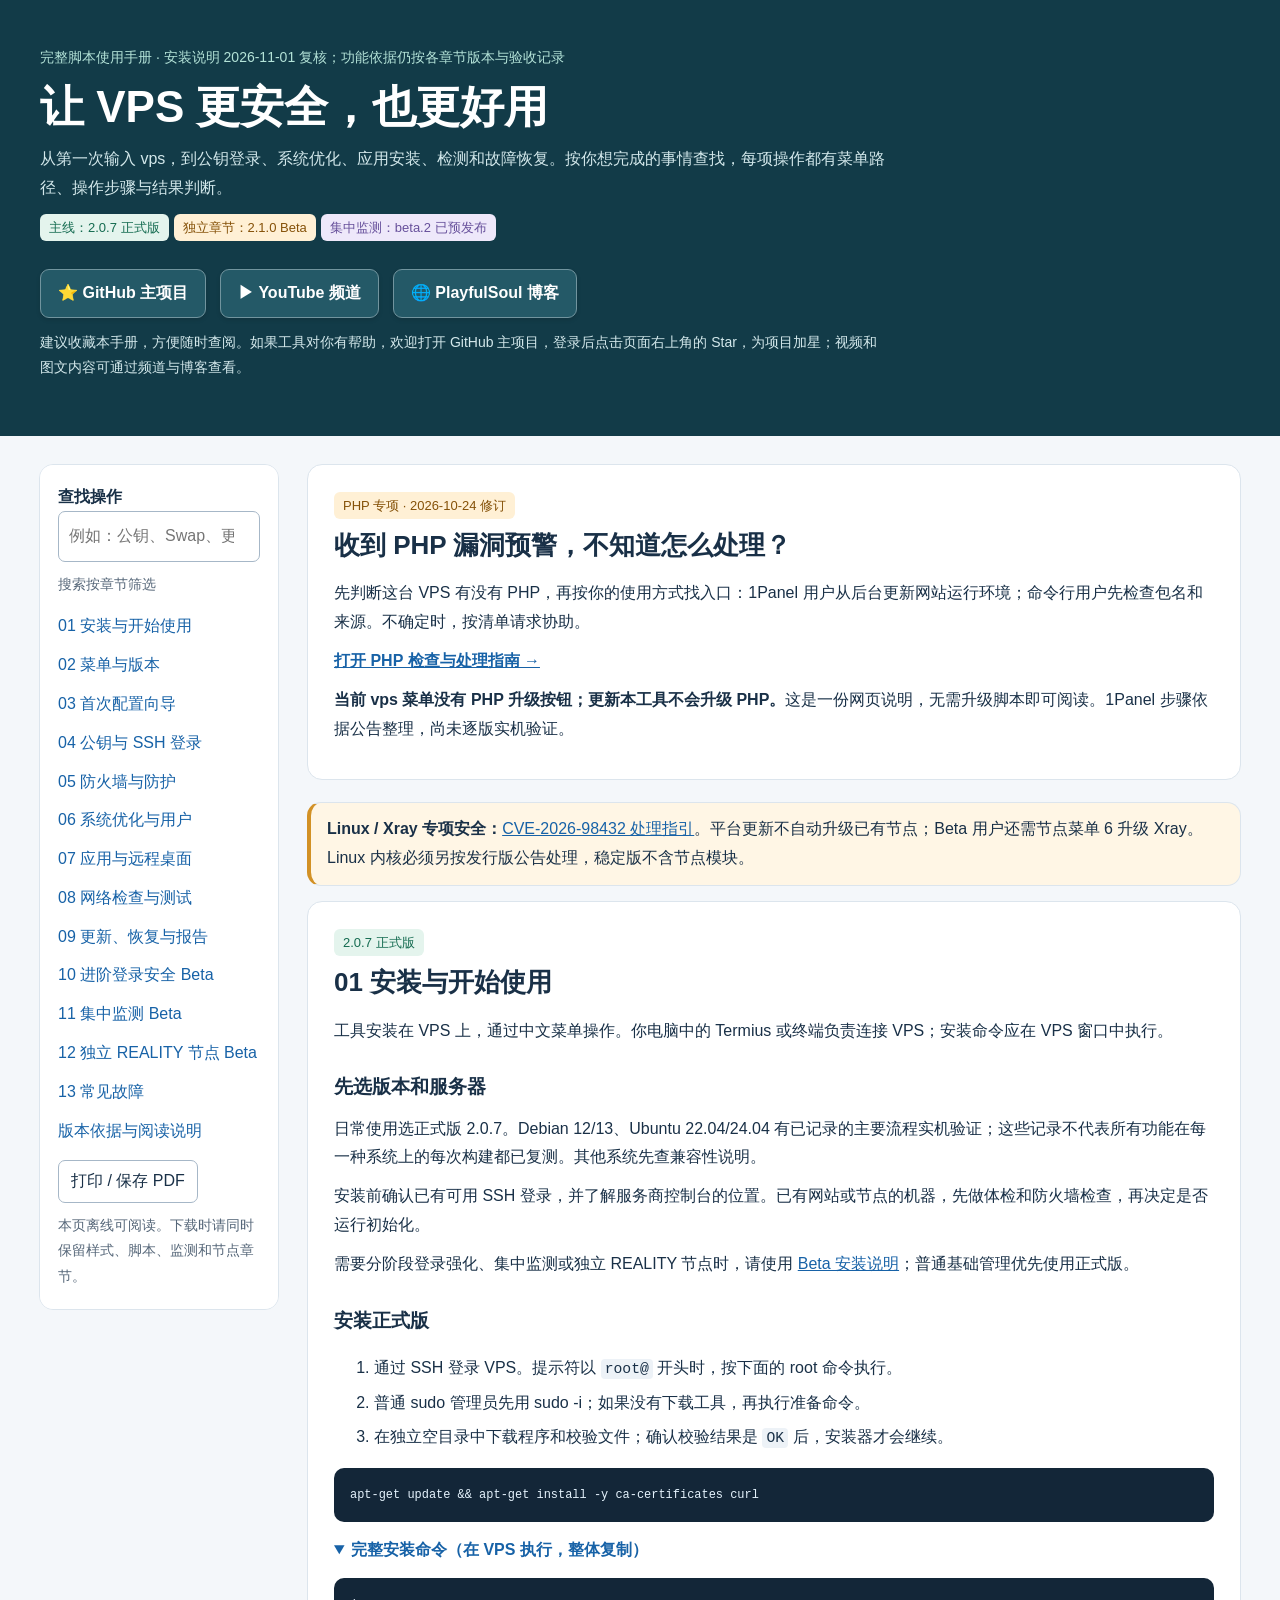
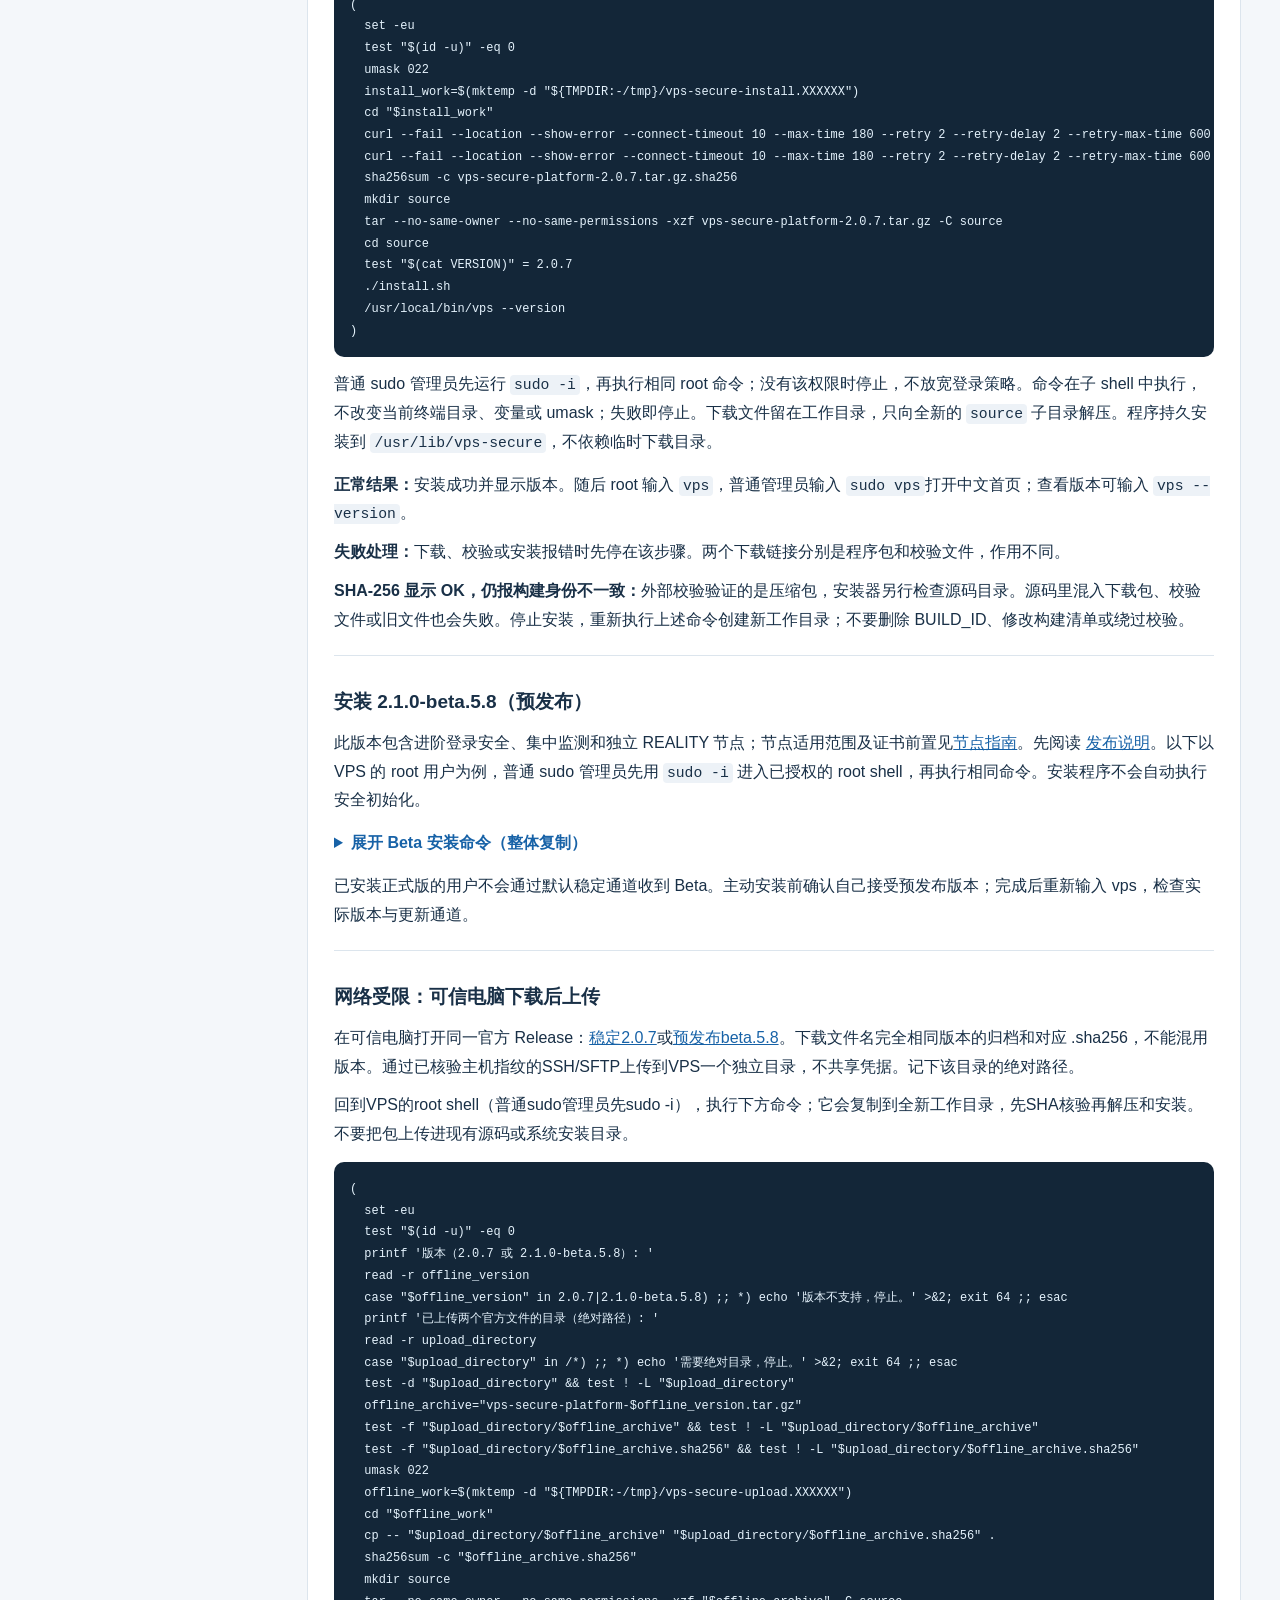
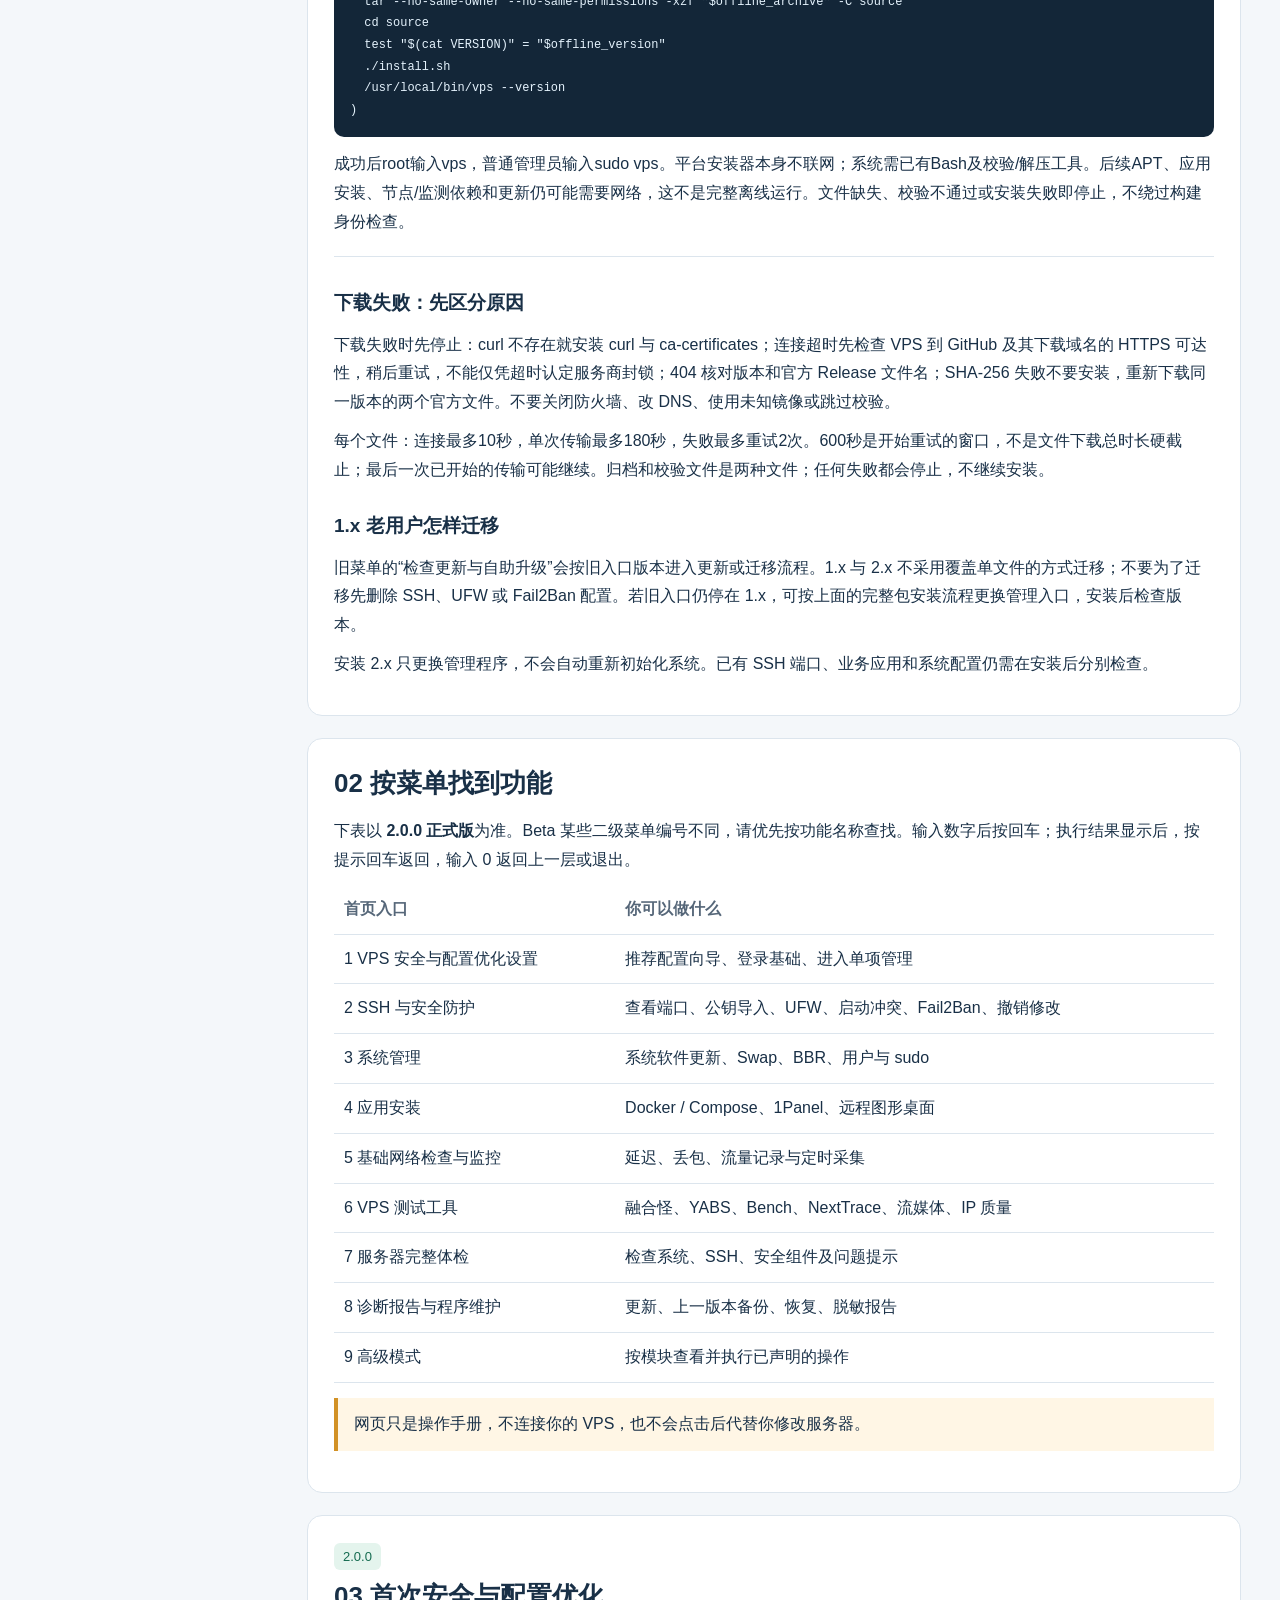
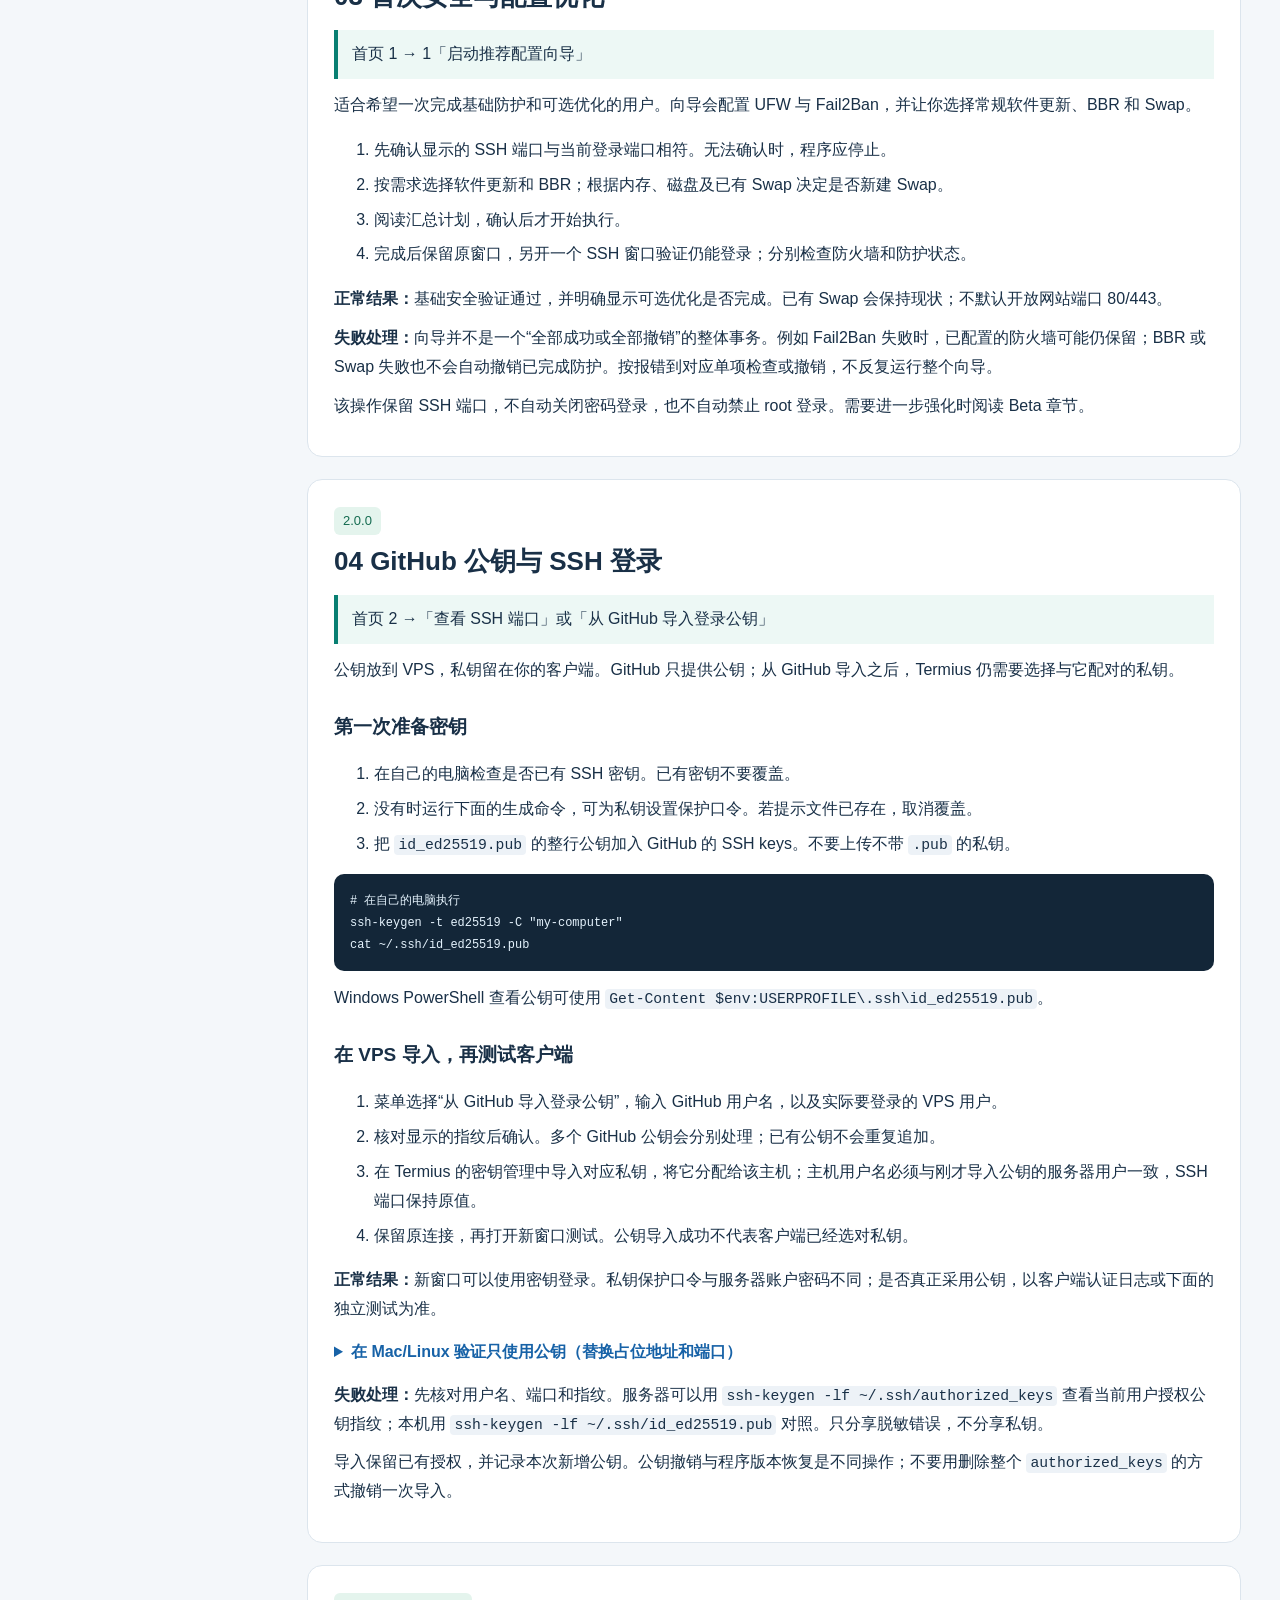
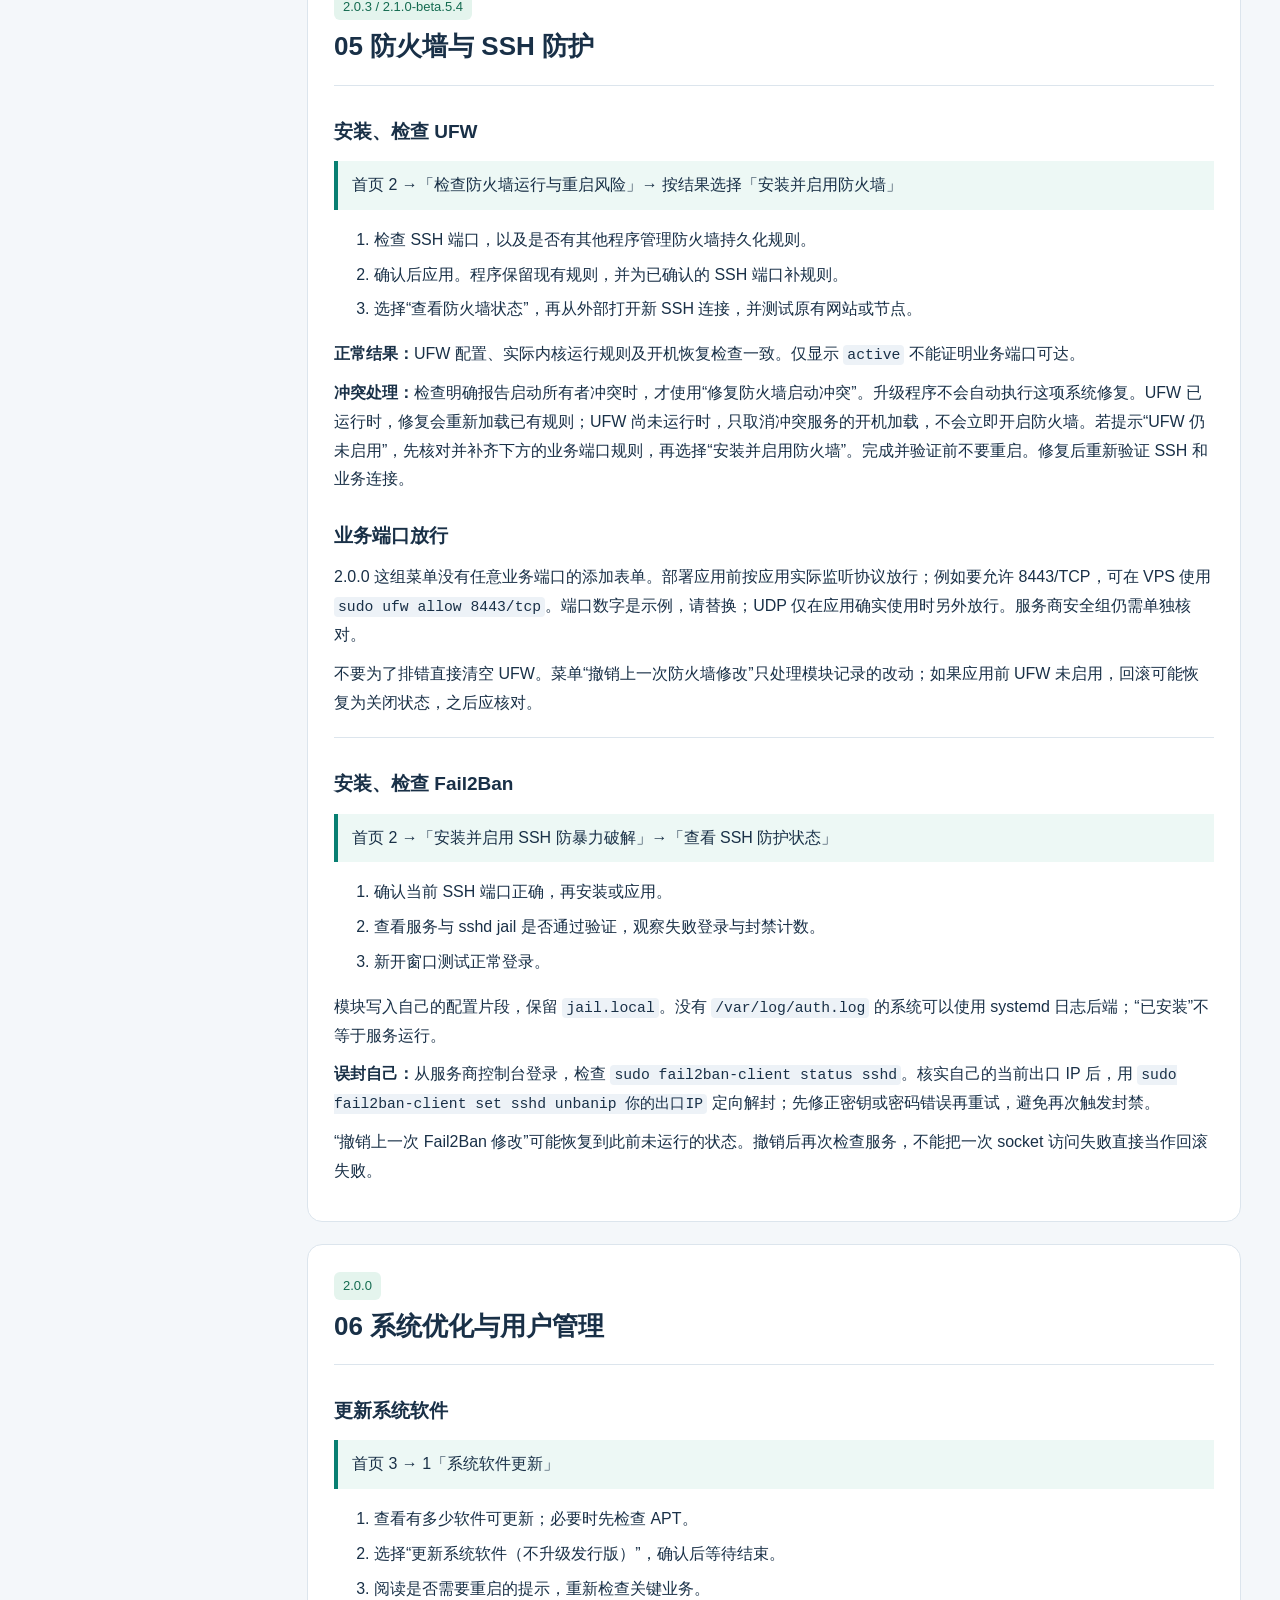
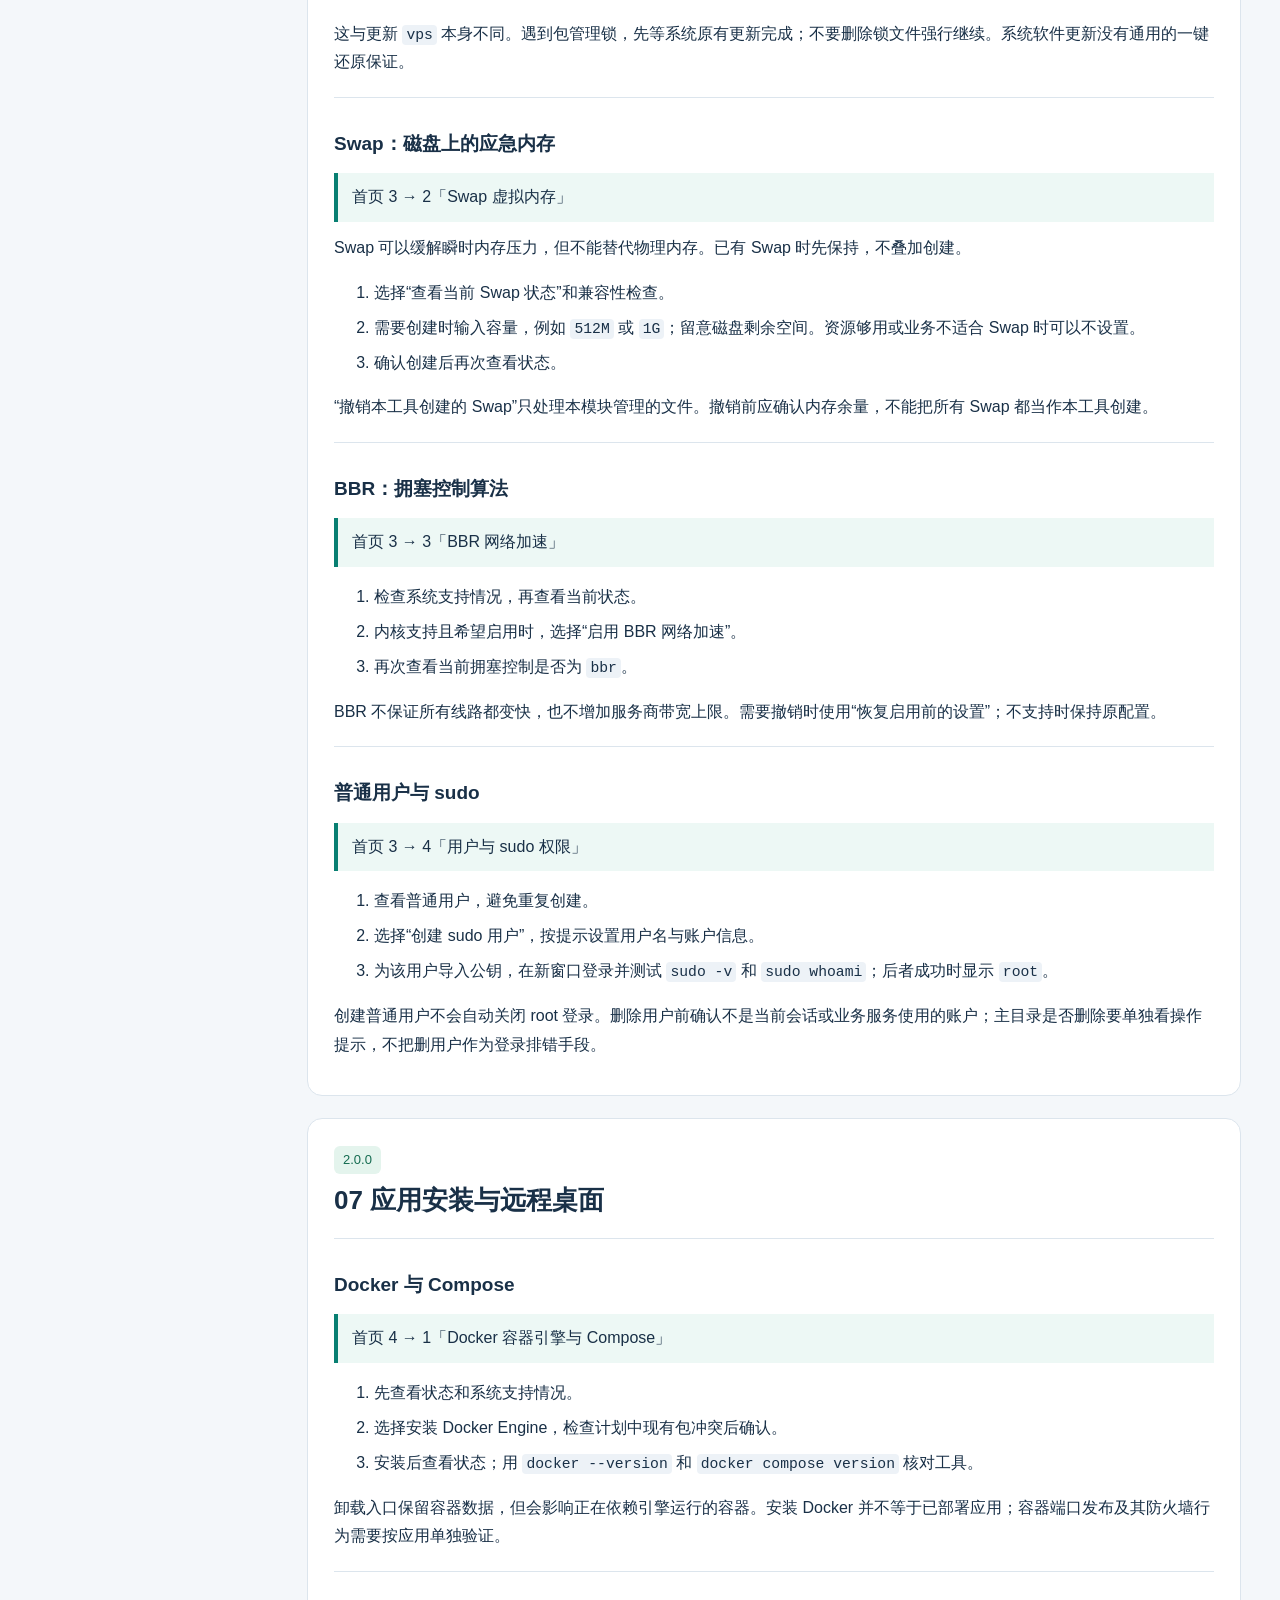
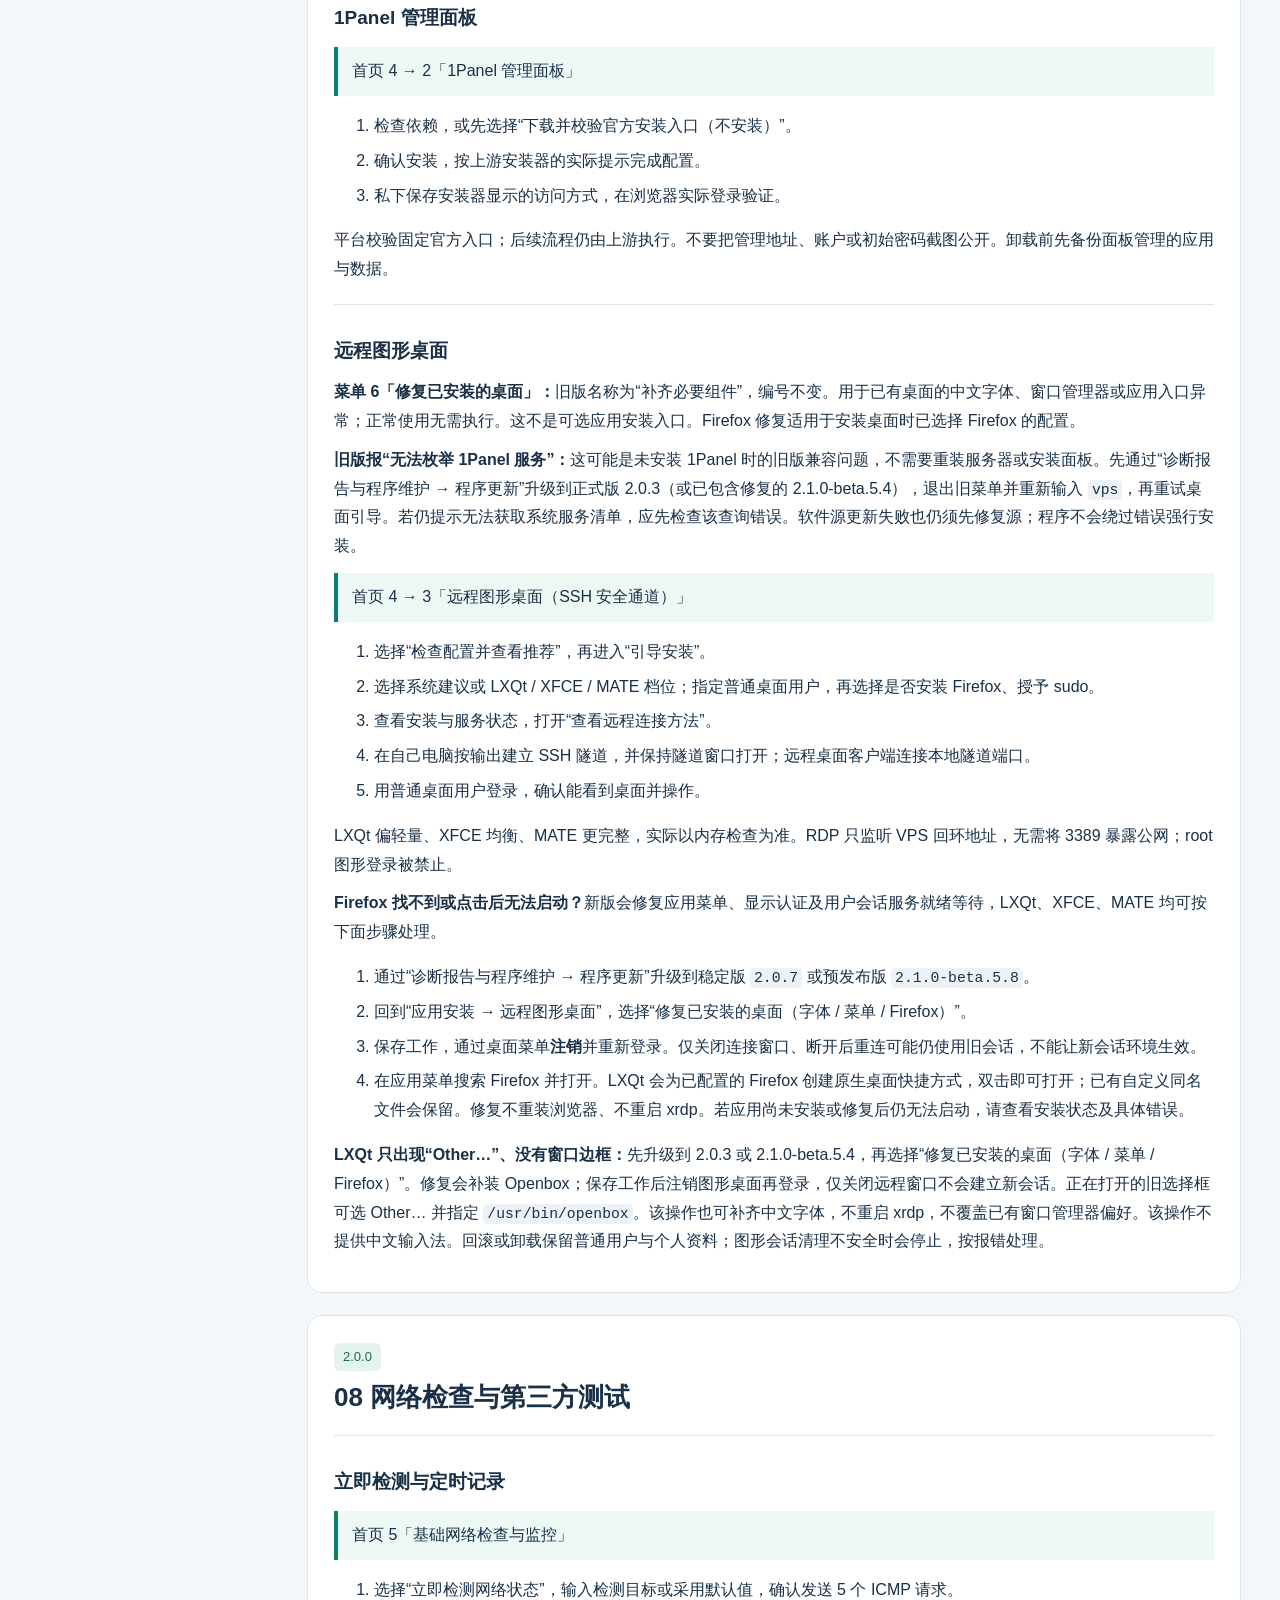
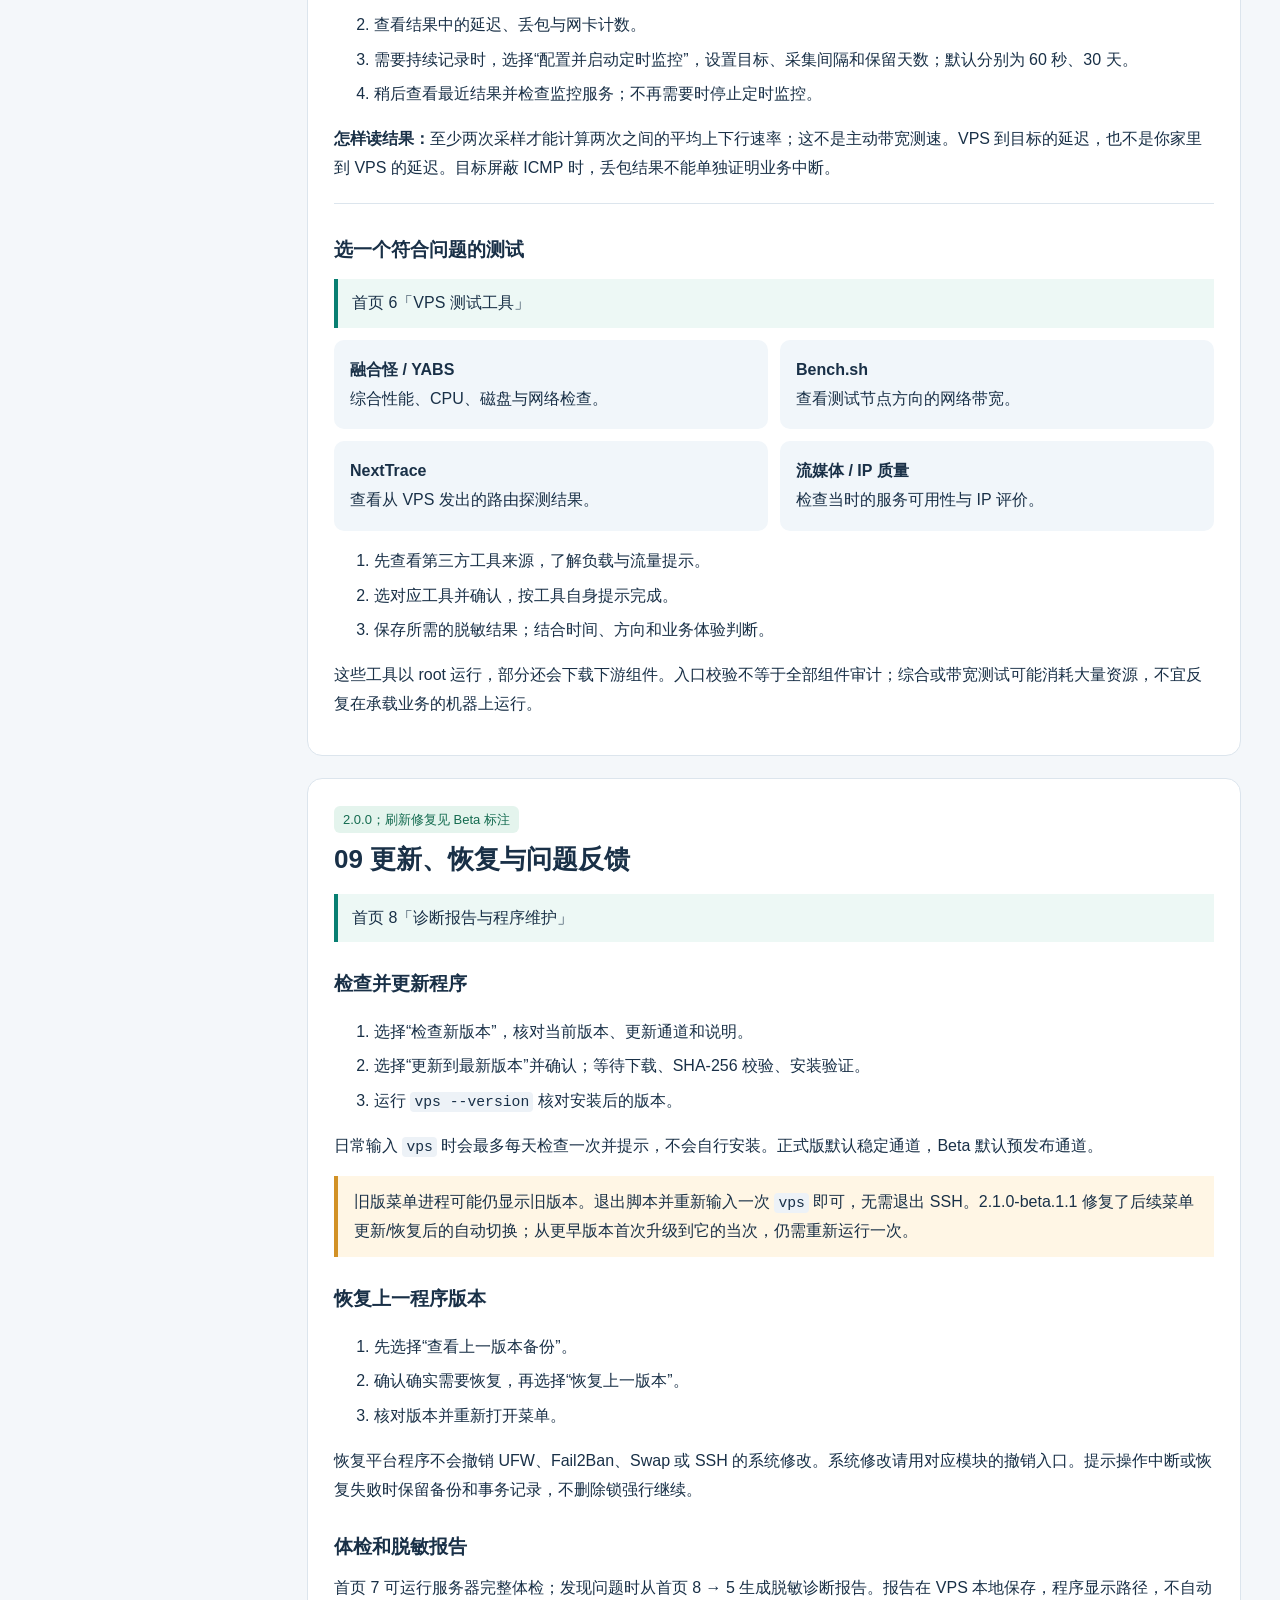
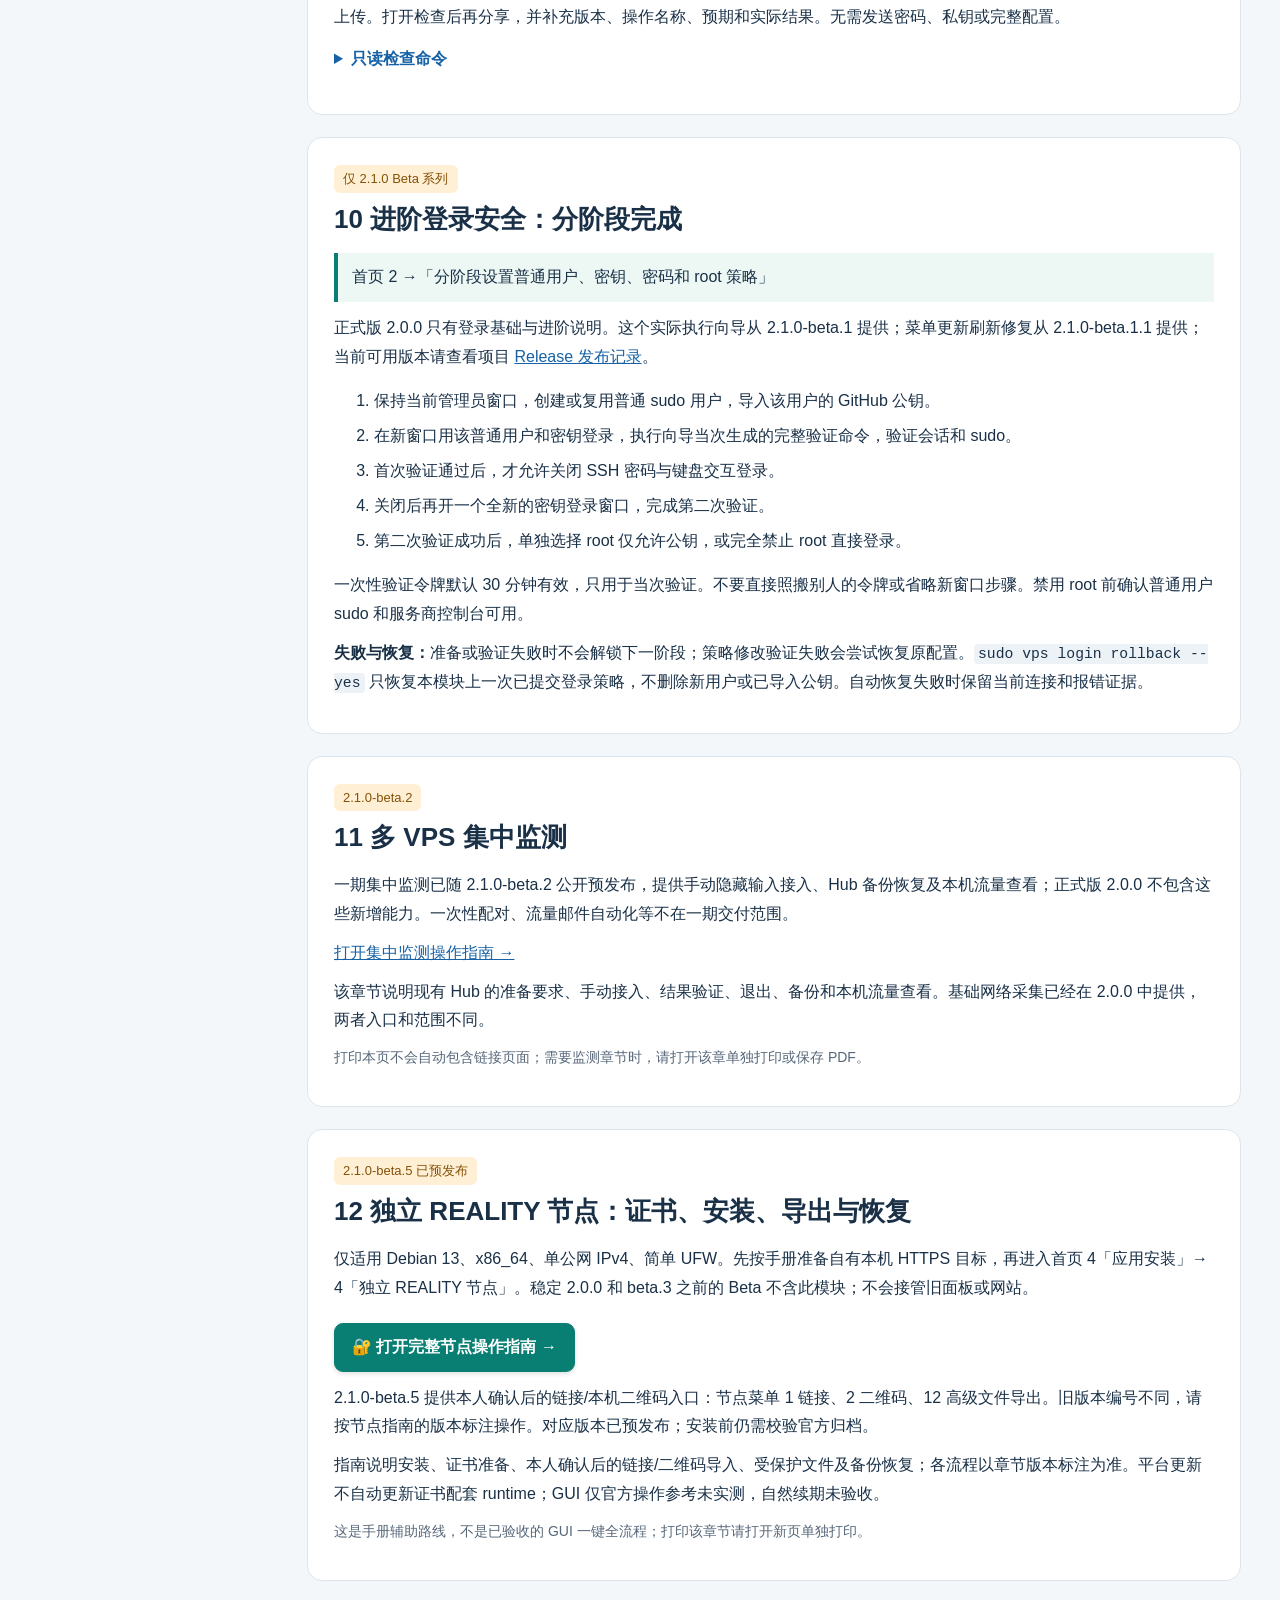
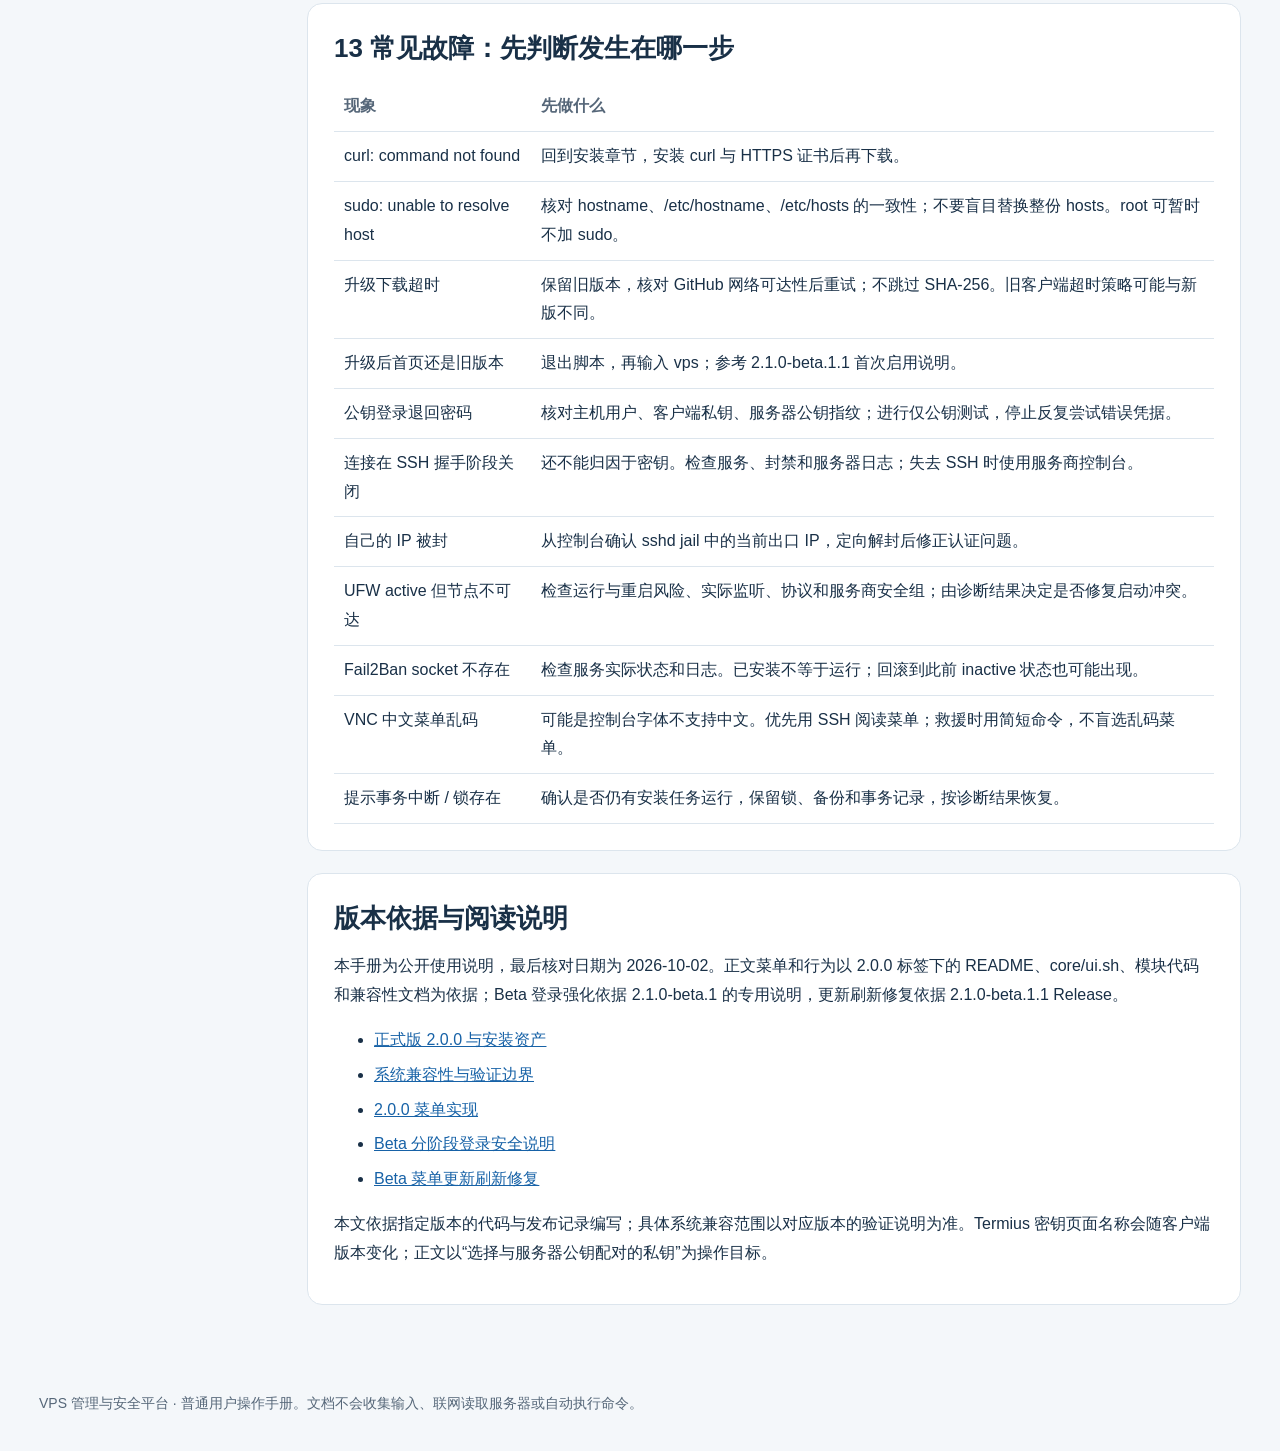
<file: manual/index.html>
<!doctype html>
<html lang="zh-CN">
<head>
<meta charset="utf-8"><meta name="viewport" content="width=device-width,initial-scale=1">
<title>VPS 管理与安全平台 · 普通用户操作手册</title>
<link rel="stylesheet" href="manual.css?v=20261002-links">
</head>
<body>
<header><div class="meta" style="color:#b4e3d8">完整脚本使用手册 · 安装说明 2026-11-01 复核；功能依据仍按各章节版本与验收记录</div><h1>让 VPS 更安全，也更好用</h1><p>从第一次输入 vps，到公钥登录、系统优化、应用安装、检测和故障恢复。按你想完成的事情查找，每项操作都有菜单路径、操作步骤与结果判断。</p><span class="tag">主线：2.0.7 正式版</span><span class="tag beta">独立章节：2.1.0 Beta</span><span class="tag private">集中监测：beta.2 已预发布</span>
<div class="community-links" aria-label="项目与作者链接"><a href="https://github.com/playfulsoul/vps-secure-script" target="_blank" rel="noopener noreferrer">⭐ GitHub 主项目</a><a href="https://www.youtube.com/@playfulsoul-net" target="_blank" rel="noopener noreferrer">▶ YouTube 频道</a><a href="https://playfulsoul.net/" target="_blank" rel="noopener noreferrer">🌐 PlayfulSoul 博客</a></div><p class="community-note">建议收藏本手册，方便随时查阅。如果工具对你有帮助，欢迎打开 GitHub 主项目，登录后点击页面右上角的 Star，为项目加星；视频和图文内容可通过频道与博客查看。</p></header>
<div class="layout"><aside><label for="search"><strong>查找操作</strong></label><input id="search" type="search" placeholder="例如：公钥、Swap、更新" autocomplete="off"><p class="meta" id="count" aria-live="polite">搜索按章节筛选</p><nav aria-label="手册目录">
<a href="#start">01 安装与开始使用</a><a href="#map">02 菜单与版本</a><a href="#setup">03 首次配置向导</a><a href="#ssh">04 公钥与 SSH 登录</a><a href="#firewall">05 防火墙与防护</a><a href="#system">06 系统优化与用户</a><a href="#apps">07 应用与远程桌面</a><a href="#network">08 网络检查与测试</a><a href="#maintenance">09 更新、恢复与报告</a><a href="#login-beta">10 进阶登录安全 Beta</a><a href="#monitor">11 集中监测 Beta</a><a href="#reality">12 独立 REALITY 节点 Beta</a><a href="#faq">13 常见故障</a><a href="#sources">版本依据与阅读说明</a></nav><p><button id="print" type="button">打印 / 保存 PDF</button></p><p class="meta">本页离线可阅读。下载时请同时保留样式、脚本、监测和节点章节。</p></aside>
<main><p class="empty" id="empty">没有匹配章节。可尝试“登录”“网络”或“恢复”。</p>
<section id="php-security"><span class="tag beta">PHP 专项 · 2026-10-24 修订</span><h2>收到 PHP 漏洞预警，不知道怎么处理？</h2><p>先判断这台 VPS 有没有 PHP，再按你的使用方式找入口：1Panel 用户从后台更新网站运行环境；命令行用户先检查包名和来源。不确定时，按清单请求协助。</p><p><a href="php-security-20261023.html"><strong>打开 PHP 检查与处理指南 →</strong></a></p><p><strong>当前 vps 菜单没有 PHP 升级按钮；更新本工具不会升级 PHP。</strong>这是一份网页说明，无需升级脚本即可阅读。1Panel 步骤依据公告整理，尚未逐版实机验证。</p></section>
<aside class="note"><strong>Linux / Xray 专项安全：</strong><a href="https://github.com/playfulsoul/vps-secure-script/blob/main/docs/security-cve-2026-98432.md">CVE-2026-98432 处理指引</a>。平台更新不自动升级已有节点；Beta 用户还需节点菜单 6 升级 Xray。Linux 内核必须另按发行版公告处理，稳定版不含节点模块。</aside><section id="start"><span class="tag">2.0.7 正式版</span><h2>01 安装与开始使用</h2><p>工具安装在 VPS 上，通过中文菜单操作。你电脑中的 Termius 或终端负责连接 VPS；安装命令应在 VPS 窗口中执行。</p>
<h3>先选版本和服务器</h3><p>日常使用选正式版 2.0.7。Debian 12/13、Ubuntu 22.04/24.04 有已记录的主要流程实机验证；这些记录不代表所有功能在每一种系统上的每次构建都已复测。其他系统先查兼容性说明。</p><p>安装前确认已有可用 SSH 登录，并了解服务商控制台的位置。已有网站或节点的机器，先做体检和防火墙检查，再决定是否运行初始化。</p>
<p>需要分阶段登录强化、集中监测或独立 REALITY 节点时，请使用 <a href="#beta-install">Beta 安装说明</a>；普通基础管理优先使用正式版。</p><h3>安装正式版</h3><ol><li>通过 SSH 登录 VPS。提示符以 <code>root@</code> 开头时，按下面的 root 命令执行。</li><li>普通 sudo 管理员先用 sudo -i；如果没有下载工具，再执行准备命令。</li><li>在独立空目录中下载程序和校验文件；确认校验结果是 <code>OK</code> 后，安装器才会继续。</li></ol>
<pre><code>apt-get update &amp;&amp; apt-get install -y ca-certificates curl</code></pre>
<details open><summary>完整安装命令（在 VPS 执行，整体复制）</summary><pre><code>(
  set -eu
  test "$(id -u)" -eq 0
  umask 022
  install_work=$(mktemp -d "${TMPDIR:-/tmp}/vps-secure-install.XXXXXX")
  cd "$install_work"
  curl --fail --location --show-error --connect-timeout 10 --max-time 180 --retry 2 --retry-delay 2 --retry-max-time 600 --proto '=https' --proto-redir '=https' --tlsv1.2 --remote-name https://github.com/playfulsoul/vps-secure-script/releases/download/v2.0.7/vps-secure-platform-2.0.7.tar.gz
  curl --fail --location --show-error --connect-timeout 10 --max-time 180 --retry 2 --retry-delay 2 --retry-max-time 600 --proto '=https' --proto-redir '=https' --tlsv1.2 --remote-name https://github.com/playfulsoul/vps-secure-script/releases/download/v2.0.7/vps-secure-platform-2.0.7.tar.gz.sha256
  sha256sum -c vps-secure-platform-2.0.7.tar.gz.sha256
  mkdir source
  tar --no-same-owner --no-same-permissions -xzf vps-secure-platform-2.0.7.tar.gz -C source
  cd source
  test "$(cat VERSION)" = 2.0.7
  ./install.sh
  /usr/local/bin/vps --version
)</code></pre><p>普通 sudo 管理员先运行 <code>sudo -i</code>，再执行相同 root 命令；没有该权限时停止，不放宽登录策略。命令在子 shell 中执行，不改变当前终端目录、变量或 umask；失败即停止。下载文件留在工作目录，只向全新的 <code>source</code> 子目录解压。程序持久安装到 <code>/usr/lib/vps-secure</code>，不依赖临时下载目录。</p></details>
<p><strong>正常结果：</strong>安装成功并显示版本。随后 root 输入 <code>vps</code>，普通管理员输入 <code>sudo vps</code>打开中文首页；查看版本可输入 <code>vps --version</code>。</p><p><strong>失败处理：</strong>下载、校验或安装报错时先停在该步骤。两个下载链接分别是程序包和校验文件，作用不同。</p>
<p><strong>SHA-256 显示 OK，仍报构建身份不一致：</strong>外部校验验证的是压缩包，安装器另行检查源码目录。源码里混入下载包、校验文件或旧文件也会失败。停止安装，重新执行上述命令创建新工作目录；不要删除 BUILD_ID、修改构建清单或绕过校验。</p>
<article id="beta-install"><h3>安装 2.1.0-beta.5.8（预发布）</h3><p>此版本包含进阶登录安全、集中监测和独立 REALITY 节点；节点适用范围及证书前置见<a href="reality-node.html">节点指南</a>。先阅读 <a href="https://github.com/playfulsoul/vps-secure-script/releases/tag/v2.1.0-beta.5.8">发布说明</a>。以下以 VPS 的 root 用户为例，普通 sudo 管理员先用 <code>sudo -i</code> 进入已授权的 root shell，再执行相同命令。安装程序不会自动执行安全初始化。</p><details><summary>展开 Beta 安装命令（整体复制）</summary><pre><code>(
  set -eu
  test "$(id -u)" -eq 0
  umask 022
  install_work=$(mktemp -d "${TMPDIR:-/tmp}/vps-secure-install.XXXXXX")
  cd "$install_work"
  curl --fail --location --show-error --connect-timeout 10 --max-time 180 --retry 2 --retry-delay 2 --retry-max-time 600 --proto '=https' --proto-redir '=https' --tlsv1.2 --remote-name https://github.com/playfulsoul/vps-secure-script/releases/download/v2.1.0-beta.5.8/vps-secure-platform-2.1.0-beta.5.8.tar.gz
  curl --fail --location --show-error --connect-timeout 10 --max-time 180 --retry 2 --retry-delay 2 --retry-max-time 600 --proto '=https' --proto-redir '=https' --tlsv1.2 --remote-name https://github.com/playfulsoul/vps-secure-script/releases/download/v2.1.0-beta.5.8/vps-secure-platform-2.1.0-beta.5.8.tar.gz.sha256
  sha256sum -c vps-secure-platform-2.1.0-beta.5.8.tar.gz.sha256
  mkdir source
  tar --no-same-owner --no-same-permissions -xzf vps-secure-platform-2.1.0-beta.5.8.tar.gz -C source
  cd source
  test "$(cat VERSION)" = 2.1.0-beta.5.8
  ./install.sh
  /usr/local/bin/vps --version

)</code></pre><p>同样在子 shell 内失败即停止，下载与干净源码目录分离，使用 <code>umask 022</code>；不要把归档或校验文件移入源码目录。安装后使用持久入口 <code>/usr/local/bin/vps</code>。</p></details><p>已安装正式版的用户不会通过默认稳定通道收到 Beta。主动安装前确认自己接受预发布版本；完成后重新输入 vps，检查实际版本与更新通道。</p></article><article id="upload-install"><h3>网络受限：可信电脑下载后上传</h3><p>在可信电脑打开同一官方 Release：<a href="https://github.com/playfulsoul/vps-secure-script/releases/tag/v2.0.7">稳定2.0.7</a>或<a href="https://github.com/playfulsoul/vps-secure-script/releases/tag/v2.1.0-beta.5.8">预发布beta.5.8</a>。下载文件名完全相同版本的归档和对应 .sha256，不能混用版本。通过已核验主机指纹的SSH/SFTP上传到VPS一个独立目录，不共享凭据。记下该目录的绝对路径。</p><p>回到VPS的root shell（普通sudo管理员先sudo -i），执行下方命令；它会复制到全新工作目录，先SHA核验再解压和安装。不要把包上传进现有源码或系统安装目录。</p><pre><code>(
  set -eu
  test "$(id -u)" -eq 0
  printf '版本（2.0.7 或 2.1.0-beta.5.8）: '
  read -r offline_version
  case "$offline_version" in 2.0.7|2.1.0-beta.5.8) ;; *) echo '版本不支持，停止。' &gt;&amp;2; exit 64 ;; esac
  printf '已上传两个官方文件的目录（绝对路径）: '
  read -r upload_directory
  case "$upload_directory" in /*) ;; *) echo '需要绝对目录，停止。' &gt;&amp;2; exit 64 ;; esac
  test -d "$upload_directory" &amp;&amp; test ! -L "$upload_directory"
  offline_archive="vps-secure-platform-$offline_version.tar.gz"
  test -f "$upload_directory/$offline_archive" &amp;&amp; test ! -L "$upload_directory/$offline_archive"
  test -f "$upload_directory/$offline_archive.sha256" &amp;&amp; test ! -L "$upload_directory/$offline_archive.sha256"
  umask 022
  offline_work=$(mktemp -d "${TMPDIR:-/tmp}/vps-secure-upload.XXXXXX")
  cd "$offline_work"
  cp -- "$upload_directory/$offline_archive" "$upload_directory/$offline_archive.sha256" .
  sha256sum -c "$offline_archive.sha256"
  mkdir source
  tar --no-same-owner --no-same-permissions -xzf "$offline_archive" -C source
  cd source
  test "$(cat VERSION)" = "$offline_version"
  ./install.sh
  /usr/local/bin/vps --version
)</code></pre><p>成功后root输入vps，普通管理员输入sudo vps。平台安装器本身不联网；系统需已有Bash及校验/解压工具。后续APT、应用安装、节点/监测依赖和更新仍可能需要网络，这不是完整离线运行。文件缺失、校验不通过或安装失败即停止，不绕过构建身份检查。</p></article>
<article id="download-errors"><h3>下载失败：先区分原因</h3><p>下载失败时先停止：curl 不存在就安装 curl 与 ca-certificates；连接超时先检查 VPS 到 GitHub 及其下载域名的 HTTPS 可达性，稍后重试，不能仅凭超时认定服务商封锁；404 核对版本和官方 Release 文件名；SHA-256 失败不要安装，重新下载同一版本的两个官方文件。不要关闭防火墙、改 DNS、使用未知镜像或跳过校验。</p><p>每个文件：连接最多10秒，单次传输最多180秒，失败最多重试2次。600秒是开始重试的窗口，不是文件下载总时长硬截止；最后一次已开始的传输可能继续。归档和校验文件是两种文件；任何失败都会停止，不继续安装。</p></article>
<h3>1.x 老用户怎样迁移</h3><p>旧菜单的“检查更新与自助升级”会按旧入口版本进入更新或迁移流程。1.x 与 2.x 不采用覆盖单文件的方式迁移；不要为了迁移先删除 SSH、UFW 或 Fail2Ban 配置。若旧入口仍停在 1.x，可按上面的完整包安装流程更换管理入口，安装后检查版本。</p><p>安装 2.x 只更换管理程序，不会自动重新初始化系统。已有 SSH 端口、业务应用和系统配置仍需在安装后分别检查。</p></section>

<section id="map"><h2>02 按菜单找到功能</h2><p>下表以 <strong>2.0.0 正式版</strong>为准。Beta 某些二级菜单编号不同，请优先按功能名称查找。输入数字后按回车；执行结果显示后，按提示回车返回，输入 0 返回上一层或退出。</p><div class="table-scroll"><table><thead><tr><th>首页入口</th><th>你可以做什么</th></tr></thead><tbody>
<tr><td>1 VPS 安全与配置优化设置</td><td>推荐配置向导、登录基础、进入单项管理</td></tr><tr><td>2 SSH 与安全防护</td><td>查看端口、公钥导入、UFW、启动冲突、Fail2Ban、撤销修改</td></tr><tr><td>3 系统管理</td><td>系统软件更新、Swap、BBR、用户与 sudo</td></tr><tr><td>4 应用安装</td><td>Docker / Compose、1Panel、远程图形桌面</td></tr><tr><td>5 基础网络检查与监控</td><td>延迟、丢包、流量记录与定时采集</td></tr><tr><td>6 VPS 测试工具</td><td>融合怪、YABS、Bench、NextTrace、流媒体、IP 质量</td></tr><tr><td>7 服务器完整体检</td><td>检查系统、SSH、安全组件及问题提示</td></tr><tr><td>8 诊断报告与程序维护</td><td>更新、上一版本备份、恢复、脱敏报告</td></tr><tr><td>9 高级模式</td><td>按模块查看并执行已声明的操作</td></tr></tbody></table></div><p class="note">网页只是操作手册，不连接你的 VPS，也不会点击后代替你修改服务器。</p></section>

<section id="setup"><span class="tag">2.0.0</span><h2>03 首次安全与配置优化</h2><div class="route">首页 1 → 1「启动推荐配置向导」</div><p>适合希望一次完成基础防护和可选优化的用户。向导会配置 UFW 与 Fail2Ban，并让你选择常规软件更新、BBR 和 Swap。</p><ol><li>先确认显示的 SSH 端口与当前登录端口相符。无法确认时，程序应停止。</li><li>按需求选择软件更新和 BBR；根据内存、磁盘及已有 Swap 决定是否新建 Swap。</li><li>阅读汇总计划，确认后才开始执行。</li><li>完成后保留原窗口，另开一个 SSH 窗口验证仍能登录；分别检查防火墙和防护状态。</li></ol><p><strong>正常结果：</strong>基础安全验证通过，并明确显示可选优化是否完成。已有 Swap 会保持现状；不默认开放网站端口 80/443。</p><p><strong>失败处理：</strong>向导并不是一个“全部成功或全部撤销”的整体事务。例如 Fail2Ban 失败时，已配置的防火墙可能仍保留；BBR 或 Swap 失败也不会自动撤销已完成防护。按报错到对应单项检查或撤销，不反复运行整个向导。</p><p>该操作保留 SSH 端口，不自动关闭密码登录，也不自动禁止 root 登录。需要进一步强化时阅读 Beta 章节。</p></section>

<section id="ssh"><span class="tag">2.0.0</span><h2>04 GitHub 公钥与 SSH 登录</h2><div class="route">首页 2 →「查看 SSH 端口」或「从 GitHub 导入登录公钥」</div><p>公钥放到 VPS，私钥留在你的客户端。GitHub 只提供公钥；从 GitHub 导入之后，Termius 仍需要选择与它配对的私钥。</p><h3>第一次准备密钥</h3><ol><li>在自己的电脑检查是否已有 SSH 密钥。已有密钥不要覆盖。</li><li>没有时运行下面的生成命令，可为私钥设置保护口令。若提示文件已存在，取消覆盖。</li><li>把 <code>id_ed25519.pub</code> 的整行公钥加入 GitHub 的 SSH keys。不要上传不带 <code>.pub</code> 的私钥。</li></ol><pre><code># 在自己的电脑执行
ssh-keygen -t ed25519 -C "my-computer"
cat ~/.ssh/id_ed25519.pub</code></pre><p>Windows PowerShell 查看公钥可使用 <code>Get-Content $env:USERPROFILE\.ssh\id_ed25519.pub</code>。</p>
<h3>在 VPS 导入，再测试客户端</h3><ol><li>菜单选择“从 GitHub 导入登录公钥”，输入 GitHub 用户名，以及实际要登录的 VPS 用户。</li><li>核对显示的指纹后确认。多个 GitHub 公钥会分别处理；已有公钥不会重复追加。</li><li>在 Termius 的密钥管理中导入对应私钥，将它分配给该主机；主机用户名必须与刚才导入公钥的服务器用户一致，SSH 端口保持原值。</li><li>保留原连接，再打开新窗口测试。公钥导入成功不代表客户端已经选对私钥。</li></ol><p><strong>正常结果：</strong>新窗口可以使用密钥登录。私钥保护口令与服务器账户密码不同；是否真正采用公钥，以客户端认证日志或下面的独立测试为准。</p>
<details><summary>在 Mac/Linux 验证只使用公钥（替换占位地址和端口）</summary><pre><code>ssh -o IdentitiesOnly=yes -o PreferredAuthentications=publickey \
  -o PasswordAuthentication=no -o KbdInteractiveAuthentication=no \
  -i ~/.ssh/id_ed25519 -p SSH端口 用户名@服务器地址</code></pre><p>这条命令禁止退回服务器密码认证。它仍可能要求输入本机私钥保护口令。</p></details><p><strong>失败处理：</strong>先核对用户名、端口和指纹。服务器可以用 <code>ssh-keygen -lf ~/.ssh/authorized_keys</code> 查看当前用户授权公钥指纹；本机用 <code>ssh-keygen -lf ~/.ssh/id_ed25519.pub</code> 对照。只分享脱敏错误，不分享私钥。</p><p>导入保留已有授权，并记录本次新增公钥。公钥撤销与程序版本恢复是不同操作；不要用删除整个 <code>authorized_keys</code> 的方式撤销一次导入。</p></section>

<section id="firewall"><span class="tag">2.0.3 / 2.1.0-beta.5.4</span><h2>05 防火墙与 SSH 防护</h2><article><h3>安装、检查 UFW</h3><div class="route">首页 2 →「检查防火墙运行与重启风险」→ 按结果选择「安装并启用防火墙」</div><ol><li>检查 SSH 端口，以及是否有其他程序管理防火墙持久化规则。</li><li>确认后应用。程序保留现有规则，并为已确认的 SSH 端口补规则。</li><li>选择“查看防火墙状态”，再从外部打开新 SSH 连接，并测试原有网站或节点。</li></ol><p><strong>正常结果：</strong>UFW 配置、实际内核运行规则及开机恢复检查一致。仅显示 <code>active</code> 不能证明业务端口可达。</p><p><strong>冲突处理：</strong>检查明确报告启动所有者冲突时，才使用“修复防火墙启动冲突”。升级程序不会自动执行这项系统修复。UFW 已运行时，修复会重新加载已有规则；UFW 尚未运行时，只取消冲突服务的开机加载，不会立即开启防火墙。若提示“UFW 仍未启用”，先核对并补齐下方的业务端口规则，再选择“安装并启用防火墙”。完成并验证前不要重启。修复后重新验证 SSH 和业务连接。</p><h3>业务端口放行</h3><p>2.0.0 这组菜单没有任意业务端口的添加表单。部署应用前按应用实际监听协议放行；例如要允许 8443/TCP，可在 VPS 使用 <code>sudo ufw allow 8443/tcp</code>。端口数字是示例，请替换；UDP 仅在应用确实使用时另外放行。服务商安全组仍需单独核对。</p><p>不要为了排错直接清空 UFW。菜单“撤销上一次防火墙修改”只处理模块记录的改动；如果应用前 UFW 未启用，回滚可能恢复为关闭状态，之后应核对。</p></article>
<article><h3>安装、检查 Fail2Ban</h3><div class="route">首页 2 →「安装并启用 SSH 防暴力破解」→「查看 SSH 防护状态」</div><ol><li>确认当前 SSH 端口正确，再安装或应用。</li><li>查看服务与 sshd jail 是否通过验证，观察失败登录与封禁计数。</li><li>新开窗口测试正常登录。</li></ol><p>模块写入自己的配置片段，保留 <code>jail.local</code>。没有 <code>/var/log/auth.log</code> 的系统可以使用 systemd 日志后端；“已安装”不等于服务运行。</p><p><strong>误封自己：</strong>从服务商控制台登录，检查 <code>sudo fail2ban-client status sshd</code>。核实自己的当前出口 IP 后，用 <code>sudo fail2ban-client set sshd unbanip 你的出口IP</code> 定向解封；先修正密钥或密码错误再重试，避免再次触发封禁。</p><p>“撤销上一次 Fail2Ban 修改”可能恢复到此前未运行的状态。撤销后再次检查服务，不能把一次 socket 访问失败直接当作回滚失败。</p></article></section>

<section id="system"><span class="tag">2.0.0</span><h2>06 系统优化与用户管理</h2><article><h3>更新系统软件</h3><div class="route">首页 3 → 1「系统软件更新」</div><ol><li>查看有多少软件可更新；必要时先检查 APT。</li><li>选择“更新系统软件（不升级发行版）”，确认后等待结束。</li><li>阅读是否需要重启的提示，重新检查关键业务。</li></ol><p>这与更新 <code>vps</code> 本身不同。遇到包管理锁，先等系统原有更新完成；不要删除锁文件强行继续。系统软件更新没有通用的一键还原保证。</p></article>
<article><h3>Swap：磁盘上的应急内存</h3><div class="route">首页 3 → 2「Swap 虚拟内存」</div><p>Swap 可以缓解瞬时内存压力，但不能替代物理内存。已有 Swap 时先保持，不叠加创建。</p><ol><li>选择“查看当前 Swap 状态”和兼容性检查。</li><li>需要创建时输入容量，例如 <code>512M</code> 或 <code>1G</code>；留意磁盘剩余空间。资源够用或业务不适合 Swap 时可以不设置。</li><li>确认创建后再次查看状态。</li></ol><p>“撤销本工具创建的 Swap”只处理本模块管理的文件。撤销前应确认内存余量，不能把所有 Swap 都当作本工具创建。</p></article>
<article><h3>BBR：拥塞控制算法</h3><div class="route">首页 3 → 3「BBR 网络加速」</div><ol><li>检查系统支持情况，再查看当前状态。</li><li>内核支持且希望启用时，选择“启用 BBR 网络加速”。</li><li>再次查看当前拥塞控制是否为 <code>bbr</code>。</li></ol><p>BBR 不保证所有线路都变快，也不增加服务商带宽上限。需要撤销时使用“恢复启用前的设置”；不支持时保持原配置。</p></article>
<article><h3>普通用户与 sudo</h3><div class="route">首页 3 → 4「用户与 sudo 权限」</div><ol><li>查看普通用户，避免重复创建。</li><li>选择“创建 sudo 用户”，按提示设置用户名与账户信息。</li><li>为该用户导入公钥，在新窗口登录并测试 <code>sudo -v</code> 和 <code>sudo whoami</code>；后者成功时显示 <code>root</code>。</li></ol><p>创建普通用户不会自动关闭 root 登录。删除用户前确认不是当前会话或业务服务使用的账户；主目录是否删除要单独看操作提示，不把删用户作为登录排错手段。</p></article></section>

<section id="apps"><span class="tag">2.0.0</span><h2>07 应用安装与远程桌面</h2><article><h3>Docker 与 Compose</h3><div class="route">首页 4 → 1「Docker 容器引擎与 Compose」</div><ol><li>先查看状态和系统支持情况。</li><li>选择安装 Docker Engine，检查计划中现有包冲突后确认。</li><li>安装后查看状态；用 <code>docker --version</code> 和 <code>docker compose version</code> 核对工具。</li></ol><p>卸载入口保留容器数据，但会影响正在依赖引擎运行的容器。安装 Docker 并不等于已部署应用；容器端口发布及其防火墙行为需要按应用单独验证。</p></article>
<article><h3>1Panel 管理面板</h3><div class="route">首页 4 → 2「1Panel 管理面板」</div><ol><li>检查依赖，或先选择“下载并校验官方安装入口（不安装）”。</li><li>确认安装，按上游安装器的实际提示完成配置。</li><li>私下保存安装器显示的访问方式，在浏览器实际登录验证。</li></ol><p>平台校验固定官方入口；后续流程仍由上游执行。不要把管理地址、账户或初始密码截图公开。卸载前先备份面板管理的应用与数据。</p></article>
<article><h3>远程图形桌面</h3><p><strong>菜单 6「修复已安装的桌面」：</strong>旧版名称为“补齐必要组件”，编号不变。用于已有桌面的中文字体、窗口管理器或应用入口异常；正常使用无需执行。这不是可选应用安装入口。Firefox 修复适用于安装桌面时已选择 Firefox 的配置。</p><p><strong>旧版报“无法枚举 1Panel 服务”：</strong>这可能是未安装 1Panel 时的旧版兼容问题，不需要重装服务器或安装面板。先通过“诊断报告与程序维护 → 程序更新”升级到正式版 2.0.3（或已包含修复的 2.1.0-beta.5.4），退出旧菜单并重新输入 <code>vps</code>，再重试桌面引导。若仍提示无法获取系统服务清单，应先检查该查询错误。软件源更新失败也仍须先修复源；程序不会绕过错误强行安装。</p><div class="route">首页 4 → 3「远程图形桌面（SSH 安全通道）」</div><ol><li>选择“检查配置并查看推荐”，再进入“引导安装”。</li><li>选择系统建议或 LXQt / XFCE / MATE 档位；指定普通桌面用户，再选择是否安装 Firefox、授予 sudo。</li><li>查看安装与服务状态，打开“查看远程连接方法”。</li><li>在自己电脑按输出建立 SSH 隧道，并保持隧道窗口打开；远程桌面客户端连接本地隧道端口。</li><li>用普通桌面用户登录，确认能看到桌面并操作。</li></ol><p>LXQt 偏轻量、XFCE 均衡、MATE 更完整，实际以内存检查为准。RDP 只监听 VPS 回环地址，无需将 3389 暴露公网；root 图形登录被禁止。</p><p><strong>Firefox 找不到或点击后无法启动？</strong>新版会修复应用菜单、显示认证及用户会话服务就绪等待，LXQt、XFCE、MATE 均可按下面步骤处理。</p><ol><li>通过“诊断报告与程序维护 → 程序更新”升级到稳定版 <code>2.0.7</code> 或预发布版 <code>2.1.0-beta.5.8</code>。</li><li>回到“应用安装 → 远程图形桌面”，选择“修复已安装的桌面（字体 / 菜单 / Firefox）”。</li><li>保存工作，通过桌面菜单<strong>注销</strong>并重新登录。仅关闭连接窗口、断开后重连可能仍使用旧会话，不能让新会话环境生效。</li><li>在应用菜单搜索 Firefox 并打开。LXQt 会为已配置的 Firefox 创建原生桌面快捷方式，双击即可打开；已有自定义同名文件会保留。修复不重装浏览器、不重启 xrdp。若应用尚未安装或修复后仍无法启动，请查看安装状态及具体错误。</li></ol><p><strong>LXQt 只出现“Other…”、没有窗口边框：</strong>先升级到 2.0.3 或 2.1.0-beta.5.4，再选择“修复已安装的桌面（字体 / 菜单 / Firefox）”。修复会补装 Openbox；保存工作后注销图形桌面再登录，仅关闭远程窗口不会建立新会话。正在打开的旧选择框可选 Other… 并指定 <code>/usr/bin/openbox</code>。该操作也可补齐中文字体，不重启 xrdp，不覆盖已有窗口管理器偏好。该操作不提供中文输入法。回滚或卸载保留普通用户与个人资料；图形会话清理不安全时会停止，按报错处理。</p></article></section>

<section id="network"><span class="tag">2.0.0</span><h2>08 网络检查与第三方测试</h2><article><h3>立即检测与定时记录</h3><div class="route">首页 5「基础网络检查与监控」</div><ol><li>选择“立即检测网络状态”，输入检测目标或采用默认值，确认发送 5 个 ICMP 请求。</li><li>查看结果中的延迟、丢包与网卡计数。</li><li>需要持续记录时，选择“配置并启动定时监控”，设置目标、采集间隔和保留天数；默认分别为 60 秒、30 天。</li><li>稍后查看最近结果并检查监控服务；不再需要时停止定时监控。</li></ol><p><strong>怎样读结果：</strong>至少两次采样才能计算两次之间的平均上下行速率；这不是主动带宽测速。VPS 到目标的延迟，也不是你家里到 VPS 的延迟。目标屏蔽 ICMP 时，丢包结果不能单独证明业务中断。</p></article>
<article><h3>选一个符合问题的测试</h3><div class="route">首页 6「VPS 测试工具」</div><div class="grid"><div class="tile"><strong>融合怪 / YABS</strong>综合性能、CPU、磁盘与网络检查。</div><div class="tile"><strong>Bench.sh</strong>查看测试节点方向的网络带宽。</div><div class="tile"><strong>NextTrace</strong>查看从 VPS 发出的路由探测结果。</div><div class="tile"><strong>流媒体 / IP 质量</strong>检查当时的服务可用性与 IP 评价。</div></div><ol><li>先查看第三方工具来源，了解负载与流量提示。</li><li>选对应工具并确认，按工具自身提示完成。</li><li>保存所需的脱敏结果；结合时间、方向和业务体验判断。</li></ol><p>这些工具以 root 运行，部分还会下载下游组件。入口校验不等于全部组件审计；综合或带宽测试可能消耗大量资源，不宜反复在承载业务的机器上运行。</p></article></section>

<section id="maintenance"><span class="tag">2.0.0；刷新修复见 Beta 标注</span><h2>09 更新、恢复与问题反馈</h2><div class="route">首页 8「诊断报告与程序维护」</div><h3>检查并更新程序</h3><ol><li>选择“检查新版本”，核对当前版本、更新通道和说明。</li><li>选择“更新到最新版本”并确认；等待下载、SHA-256 校验、安装验证。</li><li>运行 <code>vps --version</code> 核对安装后的版本。</li></ol><p>日常输入 <code>vps</code> 时会最多每天检查一次并提示，不会自行安装。正式版默认稳定通道，Beta 默认预发布通道。</p><p class="note">旧版菜单进程可能仍显示旧版本。退出脚本并重新输入一次 <code>vps</code> 即可，无需退出 SSH。2.1.0-beta.1.1 修复了后续菜单更新/恢复后的自动切换；从更早版本首次升级到它的当次，仍需重新运行一次。</p>
<h3>恢复上一程序版本</h3><ol><li>先选择“查看上一版本备份”。</li><li>确认确实需要恢复，再选择“恢复上一版本”。</li><li>核对版本并重新打开菜单。</li></ol><p>恢复平台程序不会撤销 UFW、Fail2Ban、Swap 或 SSH 的系统修改。系统修改请用对应模块的撤销入口。提示操作中断或恢复失败时保留备份和事务记录，不删除锁强行继续。</p>
<h3>体检和脱敏报告</h3><p>首页 7 可运行服务器完整体检；发现问题时从首页 8 → 5 生成脱敏诊断报告。报告在 VPS 本地保存，程序显示路径，不自动上传。打开检查后再分享，并补充版本、操作名称、预期和实际结果。无需发送密码、私钥或完整配置。</p><details><summary>只读检查命令</summary><pre><code>vps --version
vps doctor
vps firewall preflight
vps fail2ban status
vps update status</code></pre></details></section>

<section id="login-beta"><span class="tag beta">仅 2.1.0 Beta 系列</span><h2>10 进阶登录安全：分阶段完成</h2><div class="route">首页 2 →「分阶段设置普通用户、密钥、密码和 root 策略」</div><p>正式版 2.0.0 只有登录基础与进阶说明。这个实际执行向导从 2.1.0-beta.1 提供；菜单更新刷新修复从 2.1.0-beta.1.1 提供；当前可用版本请查看项目 <a href="https://github.com/playfulsoul/vps-secure-script/releases">Release 发布记录</a>。</p><ol><li>保持当前管理员窗口，创建或复用普通 sudo 用户，导入该用户的 GitHub 公钥。</li><li>在新窗口用该普通用户和密钥登录，执行向导当次生成的完整验证命令，验证会话和 sudo。</li><li>首次验证通过后，才允许关闭 SSH 密码与键盘交互登录。</li><li>关闭后再开一个全新的密钥登录窗口，完成第二次验证。</li><li>第二次验证成功后，单独选择 root 仅允许公钥，或完全禁止 root 直接登录。</li></ol><p>一次性验证令牌默认 30 分钟有效，只用于当次验证。不要直接照搬别人的令牌或省略新窗口步骤。禁用 root 前确认普通用户 sudo 和服务商控制台可用。</p><p><strong>失败与恢复：</strong>准备或验证失败时不会解锁下一阶段；策略修改验证失败会尝试恢复原配置。<code>sudo vps login rollback --yes</code> 只恢复本模块上一次已提交登录策略，不删除新用户或已导入公钥。自动恢复失败时保留当前连接和报错证据。</p></section>

<section id="monitor"><span class="tag beta">2.1.0-beta.2</span><h2>11 多 VPS 集中监测</h2><p>一期集中监测已随 2.1.0-beta.2 公开预发布，提供手动隐藏输入接入、Hub 备份恢复及本机流量查看；正式版 2.0.0 不包含这些新增能力。一次性配对、流量邮件自动化等不在一期交付范围。</p><p><a href="monitoring.html">打开集中监测操作指南 →</a></p><p>该章节说明现有 Hub 的准备要求、手动接入、结果验证、退出、备份和本机流量查看。基础网络采集已经在 2.0.0 中提供，两者入口和范围不同。</p><p class="meta">打印本页不会自动包含链接页面；需要监测章节时，请打开该章单独打印或保存 PDF。</p></section>

<section id="reality"><span class="tag beta">2.1.0-beta.5 已预发布</span><h2>12 独立 REALITY 节点：证书、安装、导出与恢复</h2><p>仅适用 Debian 13、x86_64、单公网 IPv4、简单 UFW。先按手册准备自有本机 HTTPS 目标，再进入首页 4「应用安装」→ 4「独立 REALITY 节点」。稳定 2.0.0 和 beta.3 之前的 Beta 不含此模块；不会接管旧面板或网站。</p><div class="community-links"><a style="background:#087f72;border-color:#087f72" href="reality-node.html">🔐 打开完整节点操作指南 →</a></div><p>2.1.0-beta.5 提供本人确认后的链接/本机二维码入口：节点菜单 1 链接、2 二维码、12 高级文件导出。旧版本编号不同，请按节点指南的版本标注操作。对应版本已预发布；安装前仍需校验官方归档。</p><p>指南说明安装、证书准备、本人确认后的链接/二维码导入、受保护文件及备份恢复；各流程以章节版本标注为准。平台更新不自动更新证书配套 runtime；GUI 仅官方操作参考未实测，自然续期未验收。</p><p class="meta">这是手册辅助路线，不是已验收的 GUI 一键全流程；打印该章节请打开新页单独打印。</p></section>
<section id="faq"><h2>13 常见故障：先判断发生在哪一步</h2><div class="table-scroll"><table><thead><tr><th>现象</th><th>先做什么</th></tr></thead><tbody>
<tr><td>curl: command not found</td><td>回到安装章节，安装 curl 与 HTTPS 证书后再下载。</td></tr><tr><td>sudo: unable to resolve host</td><td>核对 hostname、/etc/hostname、/etc/hosts 的一致性；不要盲目替换整份 hosts。root 可暂时不加 sudo。</td></tr><tr><td>升级下载超时</td><td>保留旧版本，核对 GitHub 网络可达性后重试；不跳过 SHA-256。旧客户端超时策略可能与新版不同。</td></tr><tr><td>升级后首页还是旧版本</td><td>退出脚本，再输入 vps；参考 2.1.0-beta.1.1 首次启用说明。</td></tr><tr><td>公钥登录退回密码</td><td>核对主机用户、客户端私钥、服务器公钥指纹；进行仅公钥测试，停止反复尝试错误凭据。</td></tr><tr><td>连接在 SSH 握手阶段关闭</td><td>还不能归因于密钥。检查服务、封禁和服务器日志；失去 SSH 时使用服务商控制台。</td></tr><tr><td>自己的 IP 被封</td><td>从控制台确认 sshd jail 中的当前出口 IP，定向解封后修正认证问题。</td></tr><tr><td>UFW active 但节点不可达</td><td>检查运行与重启风险、实际监听、协议和服务商安全组；由诊断结果决定是否修复启动冲突。</td></tr><tr><td>Fail2Ban socket 不存在</td><td>检查服务实际状态和日志。已安装不等于运行；回滚到此前 inactive 状态也可能出现。</td></tr><tr><td>VNC 中文菜单乱码</td><td>可能是控制台字体不支持中文。优先用 SSH 阅读菜单；救援时用简短命令，不盲选乱码菜单。</td></tr><tr><td>提示事务中断 / 锁存在</td><td>确认是否仍有安装任务运行，保留锁、备份和事务记录，按诊断结果恢复。</td></tr></tbody></table></div></section>

<section id="sources"><h2>版本依据与阅读说明</h2><p>本手册为公开使用说明，最后核对日期为 2026-10-02。正文菜单和行为以 2.0.0 标签下的 README、core/ui.sh、模块代码和兼容性文档为依据；Beta 登录强化依据 2.1.0-beta.1 的专用说明，更新刷新修复依据 2.1.0-beta.1.1 Release。</p><ul><li><a href="https://github.com/playfulsoul/vps-secure-script/releases/tag/v2.0.0">正式版 2.0.0 与安装资产</a></li><li><a href="https://github.com/playfulsoul/vps-secure-script/blob/v2.0.0/COMPATIBILITY.md">系统兼容性与验证边界</a></li><li><a href="https://github.com/playfulsoul/vps-secure-script/blob/v2.0.0/core/ui.sh">2.0.0 菜单实现</a></li><li><a href="https://github.com/playfulsoul/vps-secure-script/blob/v2.1.0-beta.1/docs/LOGIN_HARDENING.md">Beta 分阶段登录安全说明</a></li><li><a href="https://github.com/playfulsoul/vps-secure-script/releases/tag/v2.1.0-beta.1.1">Beta 菜单更新刷新修复</a></li></ul><p>本文依据指定版本的代码与发布记录编写；具体系统兼容范围以对应版本的验证说明为准。Termius 密钥页面名称会随客户端版本变化；正文以“选择与服务器公钥配对的私钥”为操作目标。</p></section>
</main></div><footer>VPS 管理与安全平台 · 普通用户操作手册。文档不会收集输入、联网读取服务器或自动执行命令。</footer>
<script src="manual.js" defer></script></body></html>
</file>
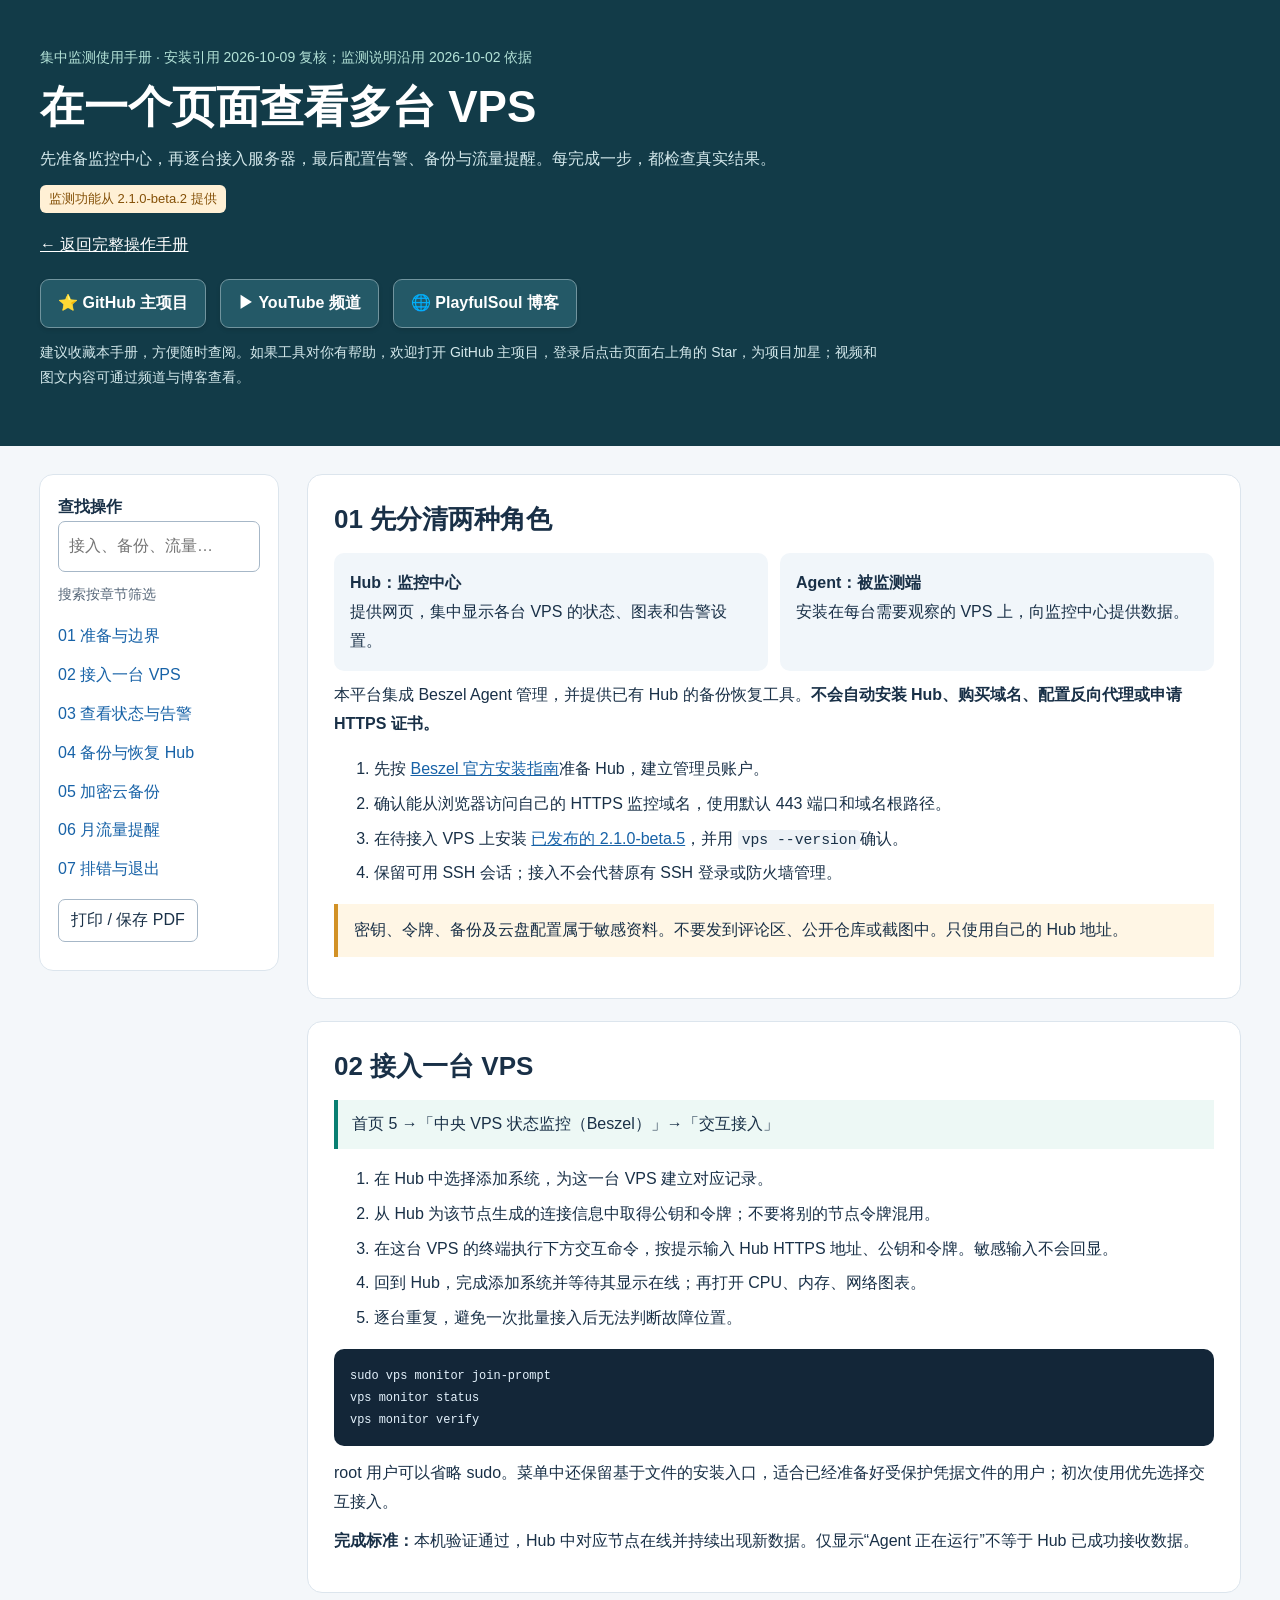
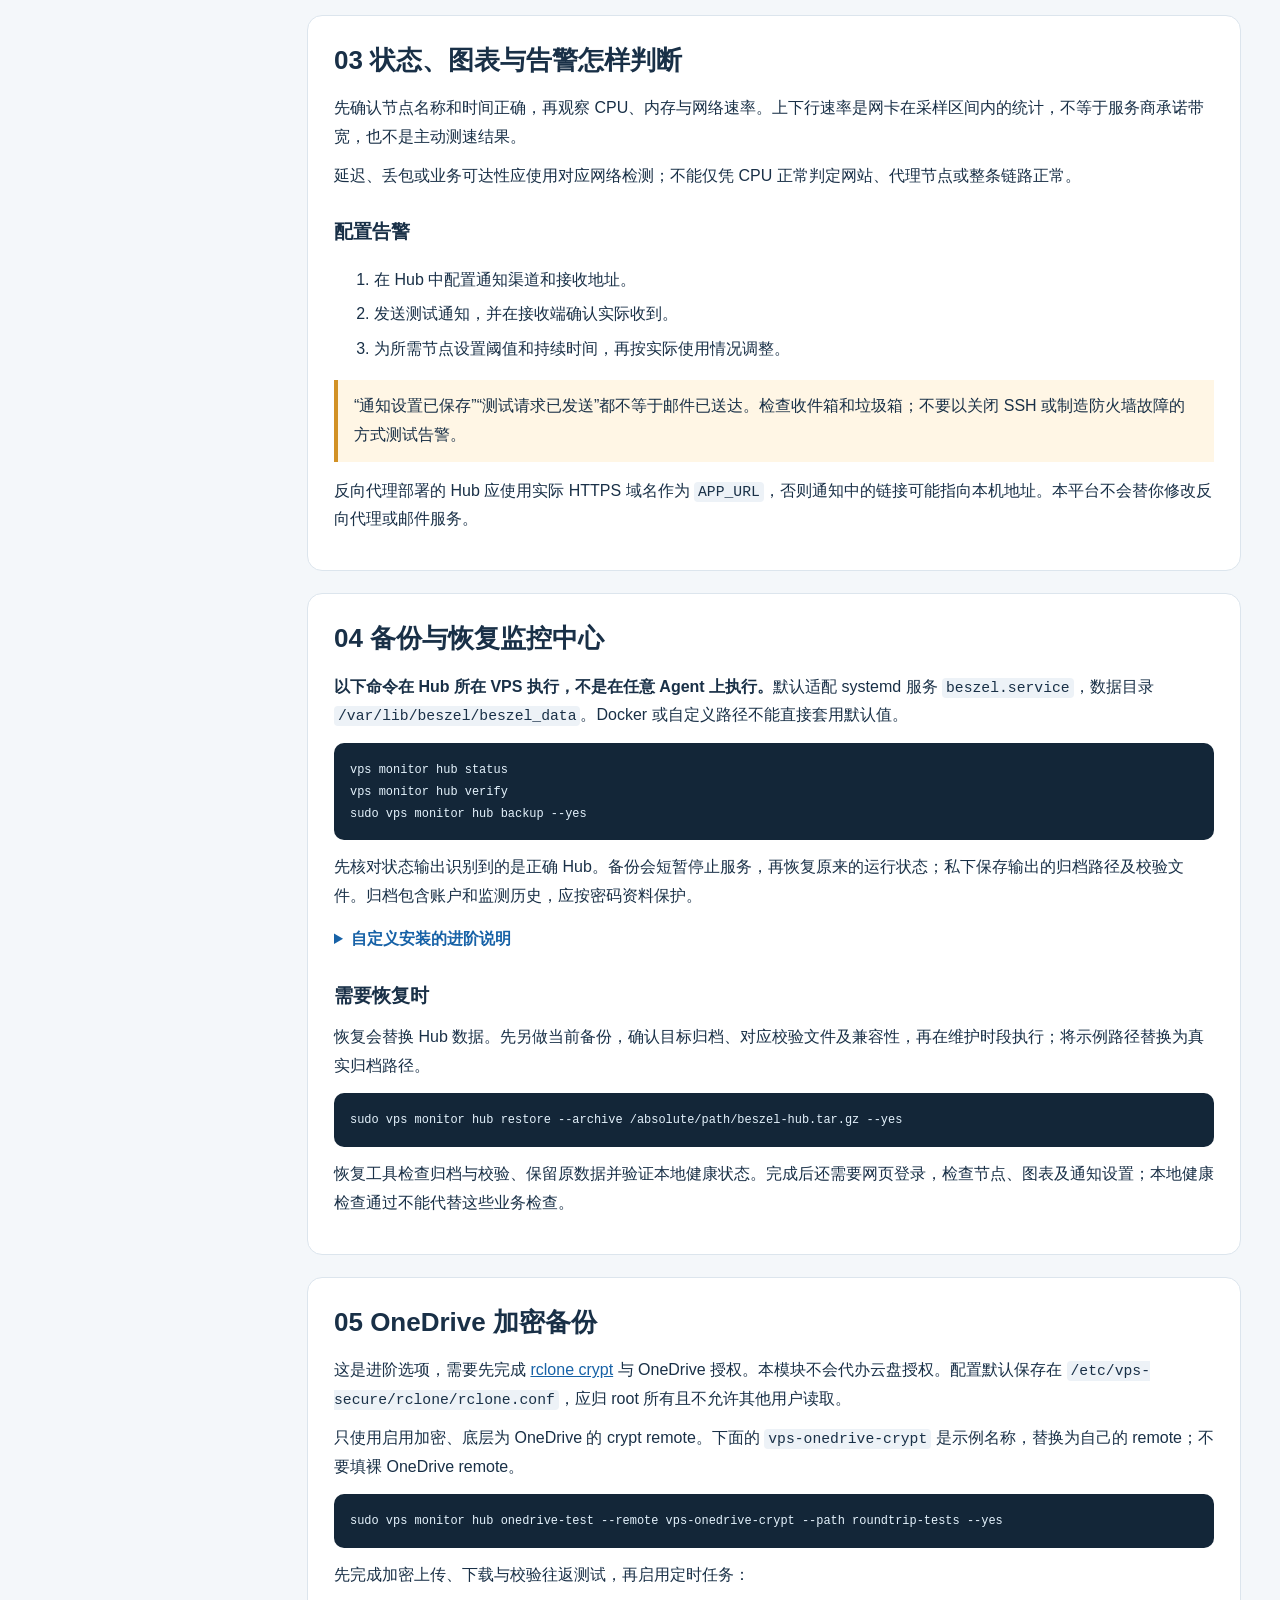
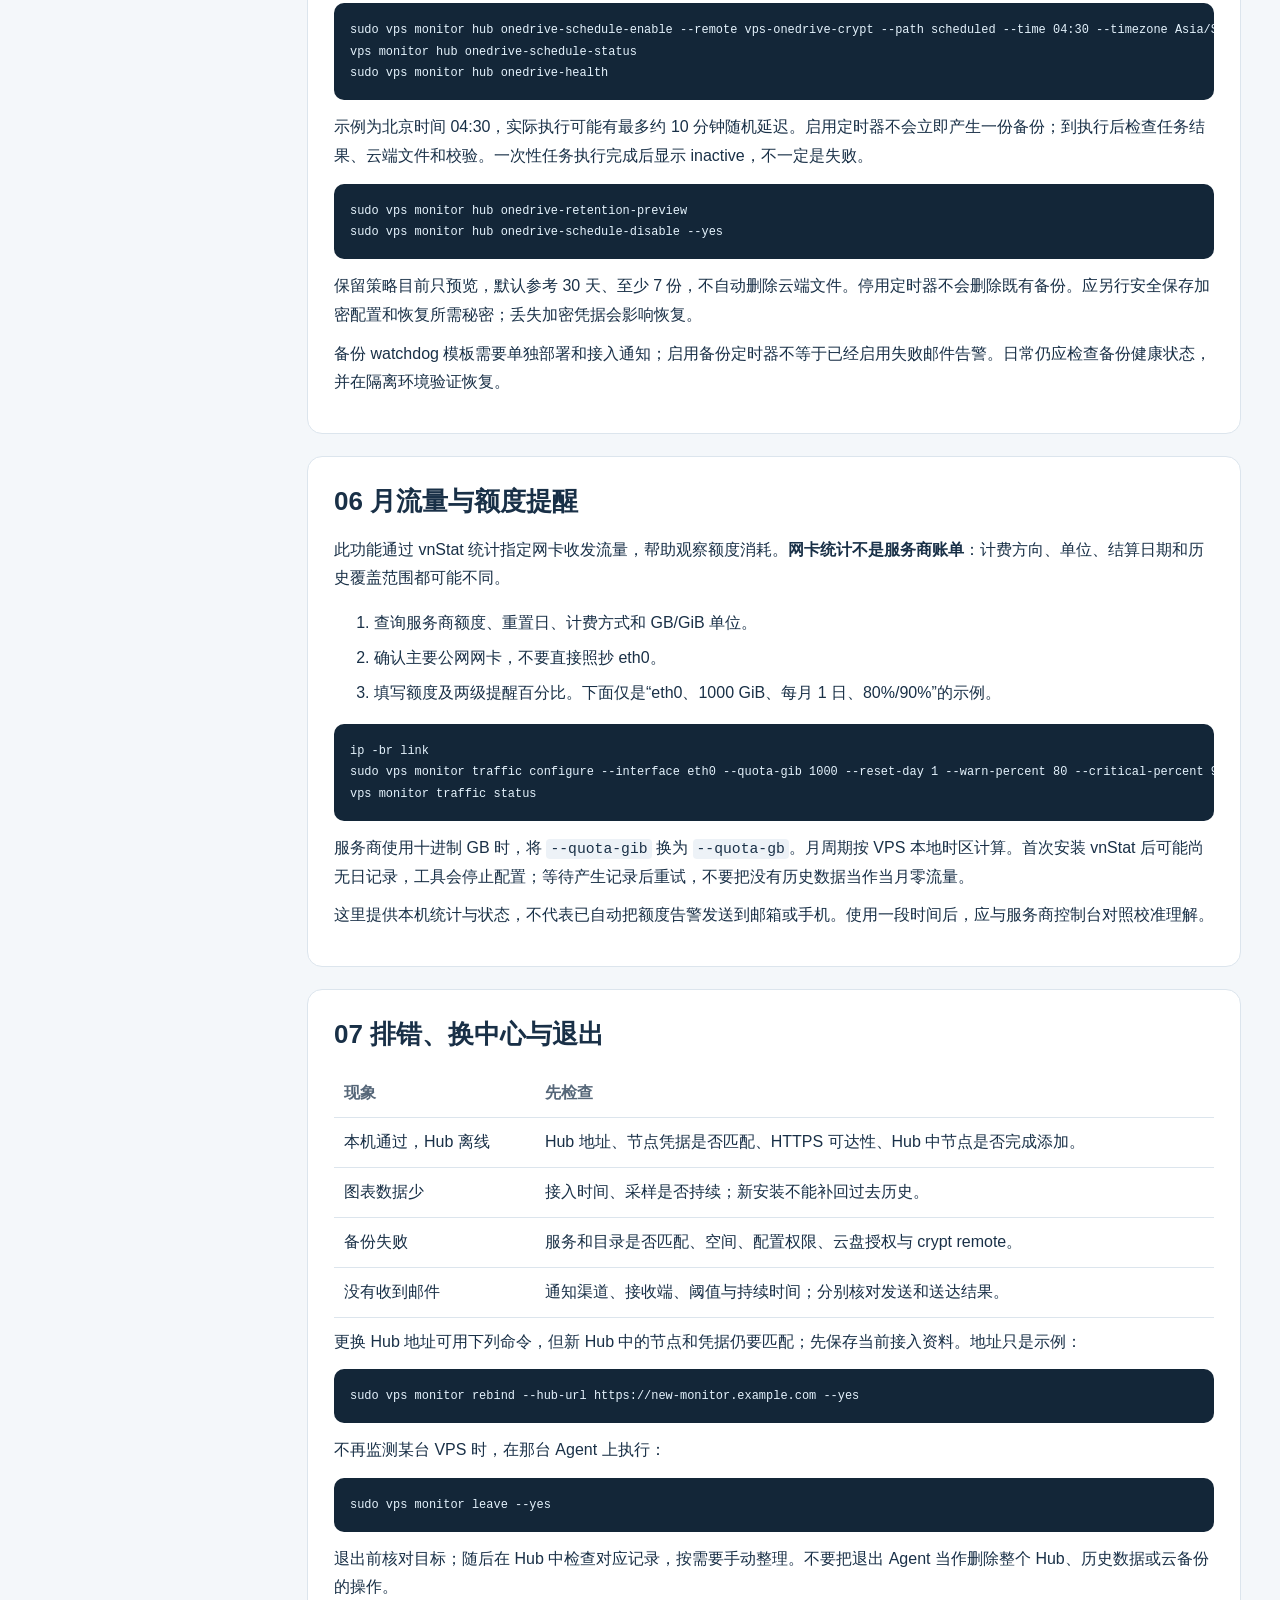
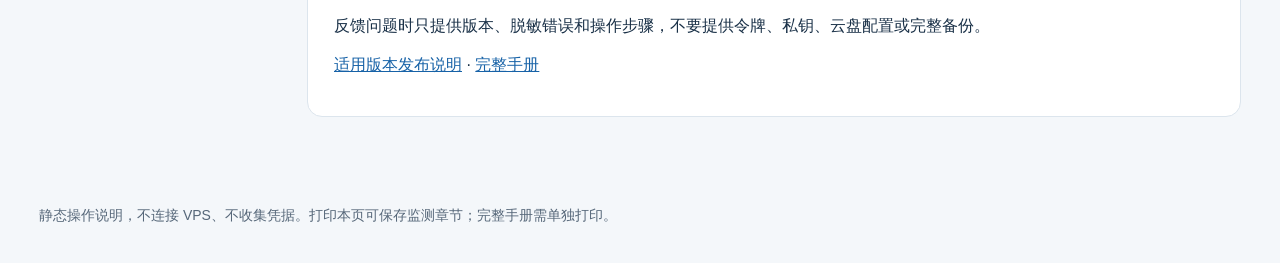
<file: manual/monitoring.html>
<!doctype html>
<html lang="zh-CN">
<head><meta charset="utf-8"><meta name="viewport" content="width=device-width,initial-scale=1"><title>集中监测操作手册 · VPS 管理与安全平台</title><link rel="stylesheet" href="manual.css?v=20261002-links"></head>
<body>
<header><div class="meta" style="color:#b4e3d8">集中监测使用手册 · 安装引用 2026-10-09 复核；监测说明沿用 2026-10-02 依据</div><h1>在一个页面查看多台 VPS</h1><p>先准备监控中心，再逐台接入服务器，最后配置告警、备份与流量提醒。每完成一步，都检查真实结果。</p><span class="tag beta">监测功能从 2.1.0-beta.2 提供</span><p><a style="color:white" href="index.html">← 返回完整操作手册</a></p>
<div class="community-links" aria-label="项目与作者链接"><a href="https://github.com/playfulsoul/vps-secure-script" target="_blank" rel="noopener noreferrer">⭐ GitHub 主项目</a><a href="https://www.youtube.com/@playfulsoul-net" target="_blank" rel="noopener noreferrer">▶ YouTube 频道</a><a href="https://playfulsoul.net/" target="_blank" rel="noopener noreferrer">🌐 PlayfulSoul 博客</a></div><p class="community-note">建议收藏本手册，方便随时查阅。如果工具对你有帮助，欢迎打开 GitHub 主项目，登录后点击页面右上角的 Star，为项目加星；视频和图文内容可通过频道与博客查看。</p></header>
<div class="layout"><aside><label for="search"><strong>查找操作</strong></label><input id="search" type="search" placeholder="接入、备份、流量…"><p id="count" class="meta" aria-live="polite">搜索按章节筛选</p><nav aria-label="监测目录"><a href="#prepare">01 准备与边界</a><a href="#join">02 接入一台 VPS</a><a href="#verify">03 查看状态与告警</a><a href="#backup">04 备份与恢复 Hub</a><a href="#cloud">05 加密云备份</a><a href="#traffic">06 月流量提醒</a><a href="#repair">07 排错与退出</a></nav><p><button id="print" type="button">打印 / 保存 PDF</button></p></aside>
<main><p id="empty" class="empty">没有匹配章节，请换一个关键词。</p>
<section id="prepare"><h2>01 先分清两种角色</h2><div class="grid"><div class="tile"><strong>Hub：监控中心</strong>提供网页，集中显示各台 VPS 的状态、图表和告警设置。</div><div class="tile"><strong>Agent：被监测端</strong>安装在每台需要观察的 VPS 上，向监控中心提供数据。</div></div><p>本平台集成 Beszel Agent 管理，并提供已有 Hub 的备份恢复工具。<strong>不会自动安装 Hub、购买域名、配置反向代理或申请 HTTPS 证书。</strong></p><ol><li>先按 <a href="https://beszel.dev/guide/getting-started">Beszel 官方安装指南</a>准备 Hub，建立管理员账户。</li><li>确认能从浏览器访问自己的 HTTPS 监控域名，使用默认 443 端口和域名根路径。</li><li>在待接入 VPS 上安装 <a href="index.html#beta-install">已发布的 2.1.0-beta.5</a>，并用 <code>vps --version</code>确认。</li><li>保留可用 SSH 会话；接入不会代替原有 SSH 登录或防火墙管理。</li></ol><p class="note">密钥、令牌、备份及云盘配置属于敏感资料。不要发到评论区、公开仓库或截图中。只使用自己的 Hub 地址。</p></section>
<section id="join"><h2>02 接入一台 VPS</h2><div class="route">首页 5 →「中央 VPS 状态监控（Beszel）」→「交互接入」</div><ol><li>在 Hub 中选择添加系统，为这一台 VPS 建立对应记录。</li><li>从 Hub 为该节点生成的连接信息中取得公钥和令牌；不要将别的节点令牌混用。</li><li>在这台 VPS 的终端执行下方交互命令，按提示输入 Hub HTTPS 地址、公钥和令牌。敏感输入不会回显。</li><li>回到 Hub，完成添加系统并等待其显示在线；再打开 CPU、内存、网络图表。</li><li>逐台重复，避免一次批量接入后无法判断故障位置。</li></ol><pre><code>sudo vps monitor join-prompt
vps monitor status
vps monitor verify</code></pre><p>root 用户可以省略 sudo。菜单中还保留基于文件的安装入口，适合已经准备好受保护凭据文件的用户；初次使用优先选择交互接入。</p><p><strong>完成标准：</strong>本机验证通过，Hub 中对应节点在线并持续出现新数据。仅显示“Agent 正在运行”不等于 Hub 已成功接收数据。</p></section>
<section id="verify"><h2>03 状态、图表与告警怎样判断</h2><p>先确认节点名称和时间正确，再观察 CPU、内存与网络速率。上下行速率是网卡在采样区间内的统计，不等于服务商承诺带宽，也不是主动测速结果。</p><p>延迟、丢包或业务可达性应使用对应网络检测；不能仅凭 CPU 正常判定网站、代理节点或整条链路正常。</p><h3>配置告警</h3><ol><li>在 Hub 中配置通知渠道和接收地址。</li><li>发送测试通知，并在接收端确认实际收到。</li><li>为所需节点设置阈值和持续时间，再按实际使用情况调整。</li></ol><p class="note">“通知设置已保存”“测试请求已发送”都不等于邮件已送达。检查收件箱和垃圾箱；不要以关闭 SSH 或制造防火墙故障的方式测试告警。</p><p>反向代理部署的 Hub 应使用实际 HTTPS 域名作为 <code>APP_URL</code>，否则通知中的链接可能指向本机地址。本平台不会替你修改反向代理或邮件服务。</p></section>
<section id="backup"><h2>04 备份与恢复监控中心</h2><p><strong>以下命令在 Hub 所在 VPS 执行，不是在任意 Agent 上执行。</strong>默认适配 systemd 服务 <code>beszel.service</code>，数据目录 <code>/var/lib/beszel/beszel_data</code>。Docker 或自定义路径不能直接套用默认值。</p><pre><code>vps monitor hub status
vps monitor hub verify
sudo vps monitor hub backup --yes</code></pre><p>先核对状态输出识别到的是正确 Hub。备份会短暂停止服务，再恢复原来的运行状态；私下保存输出的归档路径及校验文件。归档包含账户和监测历史，应按密码资料保护。</p><details><summary>自定义安装的进阶说明</summary><p>模块支持通过 <code>VPS_BESZEL_HUB_SERVICE</code>、<code>VPS_BESZEL_HUB_DATA_DIR</code>、<code>VPS_BESZEL_HUB_BACKUP_DIR</code>、<code>VPS_BESZEL_HUB_STATE_DIR</code>、<code>VPS_BESZEL_HUB_HEALTH_URL</code>指定实际对象。不了解自己的部署结构时，先查安装记录，不要猜目录或服务名称。</p></details><h3>需要恢复时</h3><p>恢复会替换 Hub 数据。先另做当前备份，确认目标归档、对应校验文件及兼容性，再在维护时段执行；将示例路径替换为真实归档路径。</p><pre><code>sudo vps monitor hub restore --archive /absolute/path/beszel-hub.tar.gz --yes</code></pre><p>恢复工具检查归档与校验、保留原数据并验证本地健康状态。完成后还需要网页登录，检查节点、图表及通知设置；本地健康检查通过不能代替这些业务检查。</p></section>
<section id="cloud"><h2>05 OneDrive 加密备份</h2><p>这是进阶选项，需要先完成 <a href="https://rclone.org/crypt/">rclone crypt</a> 与 OneDrive 授权。本模块不会代办云盘授权。配置默认保存在 <code>/etc/vps-secure/rclone/rclone.conf</code>，应归 root 所有且不允许其他用户读取。</p><p>只使用启用加密、底层为 OneDrive 的 crypt remote。下面的 <code>vps-onedrive-crypt</code> 是示例名称，替换为自己的 remote；不要填裸 OneDrive remote。</p><pre><code>sudo vps monitor hub onedrive-test --remote vps-onedrive-crypt --path roundtrip-tests --yes</code></pre><p>先完成加密上传、下载与校验往返测试，再启用定时任务：</p><pre><code>sudo vps monitor hub onedrive-schedule-enable --remote vps-onedrive-crypt --path scheduled --time 04:30 --timezone Asia/Shanghai --yes
vps monitor hub onedrive-schedule-status
sudo vps monitor hub onedrive-health</code></pre><p>示例为北京时间 04:30，实际执行可能有最多约 10 分钟随机延迟。启用定时器不会立即产生一份备份；到执行后检查任务结果、云端文件和校验。一次性任务执行完成后显示 inactive，不一定是失败。</p><pre><code>sudo vps monitor hub onedrive-retention-preview
sudo vps monitor hub onedrive-schedule-disable --yes</code></pre><p>保留策略目前只预览，默认参考 30 天、至少 7 份，不自动删除云端文件。停用定时器不会删除既有备份。应另行安全保存加密配置和恢复所需秘密；丢失加密凭据会影响恢复。</p><p>备份 watchdog 模板需要单独部署和接入通知；启用备份定时器不等于已经启用失败邮件告警。日常仍应检查备份健康状态，并在隔离环境验证恢复。</p></section>
<section id="traffic"><h2>06 月流量与额度提醒</h2><p>此功能通过 vnStat 统计指定网卡收发流量，帮助观察额度消耗。<strong>网卡统计不是服务商账单</strong>：计费方向、单位、结算日期和历史覆盖范围都可能不同。</p><ol><li>查询服务商额度、重置日、计费方式和 GB/GiB 单位。</li><li>确认主要公网网卡，不要直接照抄 eth0。</li><li>填写额度及两级提醒百分比。下面仅是“eth0、1000 GiB、每月 1 日、80%/90%”的示例。</li></ol><pre><code>ip -br link
sudo vps monitor traffic configure --interface eth0 --quota-gib 1000 --reset-day 1 --warn-percent 80 --critical-percent 90 --yes
vps monitor traffic status</code></pre><p>服务商使用十进制 GB 时，将 <code>--quota-gib</code> 换为 <code>--quota-gb</code>。月周期按 VPS 本地时区计算。首次安装 vnStat 后可能尚无日记录，工具会停止配置；等待产生记录后重试，不要把没有历史数据当作当月零流量。</p><p>这里提供本机统计与状态，不代表已自动把额度告警发送到邮箱或手机。使用一段时间后，应与服务商控制台对照校准理解。</p></section>
<section id="repair"><h2>07 排错、换中心与退出</h2><div class="table-scroll"><table><thead><tr><th>现象</th><th>先检查</th></tr></thead><tbody><tr><td>本机通过，Hub 离线</td><td>Hub 地址、节点凭据是否匹配、HTTPS 可达性、Hub 中节点是否完成添加。</td></tr><tr><td>图表数据少</td><td>接入时间、采样是否持续；新安装不能补回过去历史。</td></tr><tr><td>备份失败</td><td>服务和目录是否匹配、空间、配置权限、云盘授权与 crypt remote。</td></tr><tr><td>没有收到邮件</td><td>通知渠道、接收端、阈值与持续时间；分别核对发送和送达结果。</td></tr></tbody></table></div><p>更换 Hub 地址可用下列命令，但新 Hub 中的节点和凭据仍要匹配；先保存当前接入资料。地址只是示例：</p><pre><code>sudo vps monitor rebind --hub-url https://new-monitor.example.com --yes</code></pre><p>不再监测某台 VPS 时，在那台 Agent 上执行：</p><pre><code>sudo vps monitor leave --yes</code></pre><p>退出前核对目标；随后在 Hub 中检查对应记录，按需要手动整理。不要把退出 Agent 当作删除整个 Hub、历史数据或云备份的操作。</p><p>反馈问题时只提供版本、脱敏错误和操作步骤，不要提供令牌、私钥、云盘配置或完整备份。</p><p><a href="https://github.com/playfulsoul/vps-secure-script/releases/tag/v2.1.0-beta.2">适用版本发布说明</a> · <a href="index.html">完整手册</a></p></section>
</main></div><footer>静态操作说明，不连接 VPS、不收集凭据。打印本页可保存监测章节；完整手册需单独打印。</footer><script src="manual.js"></script></body></html>
</file>
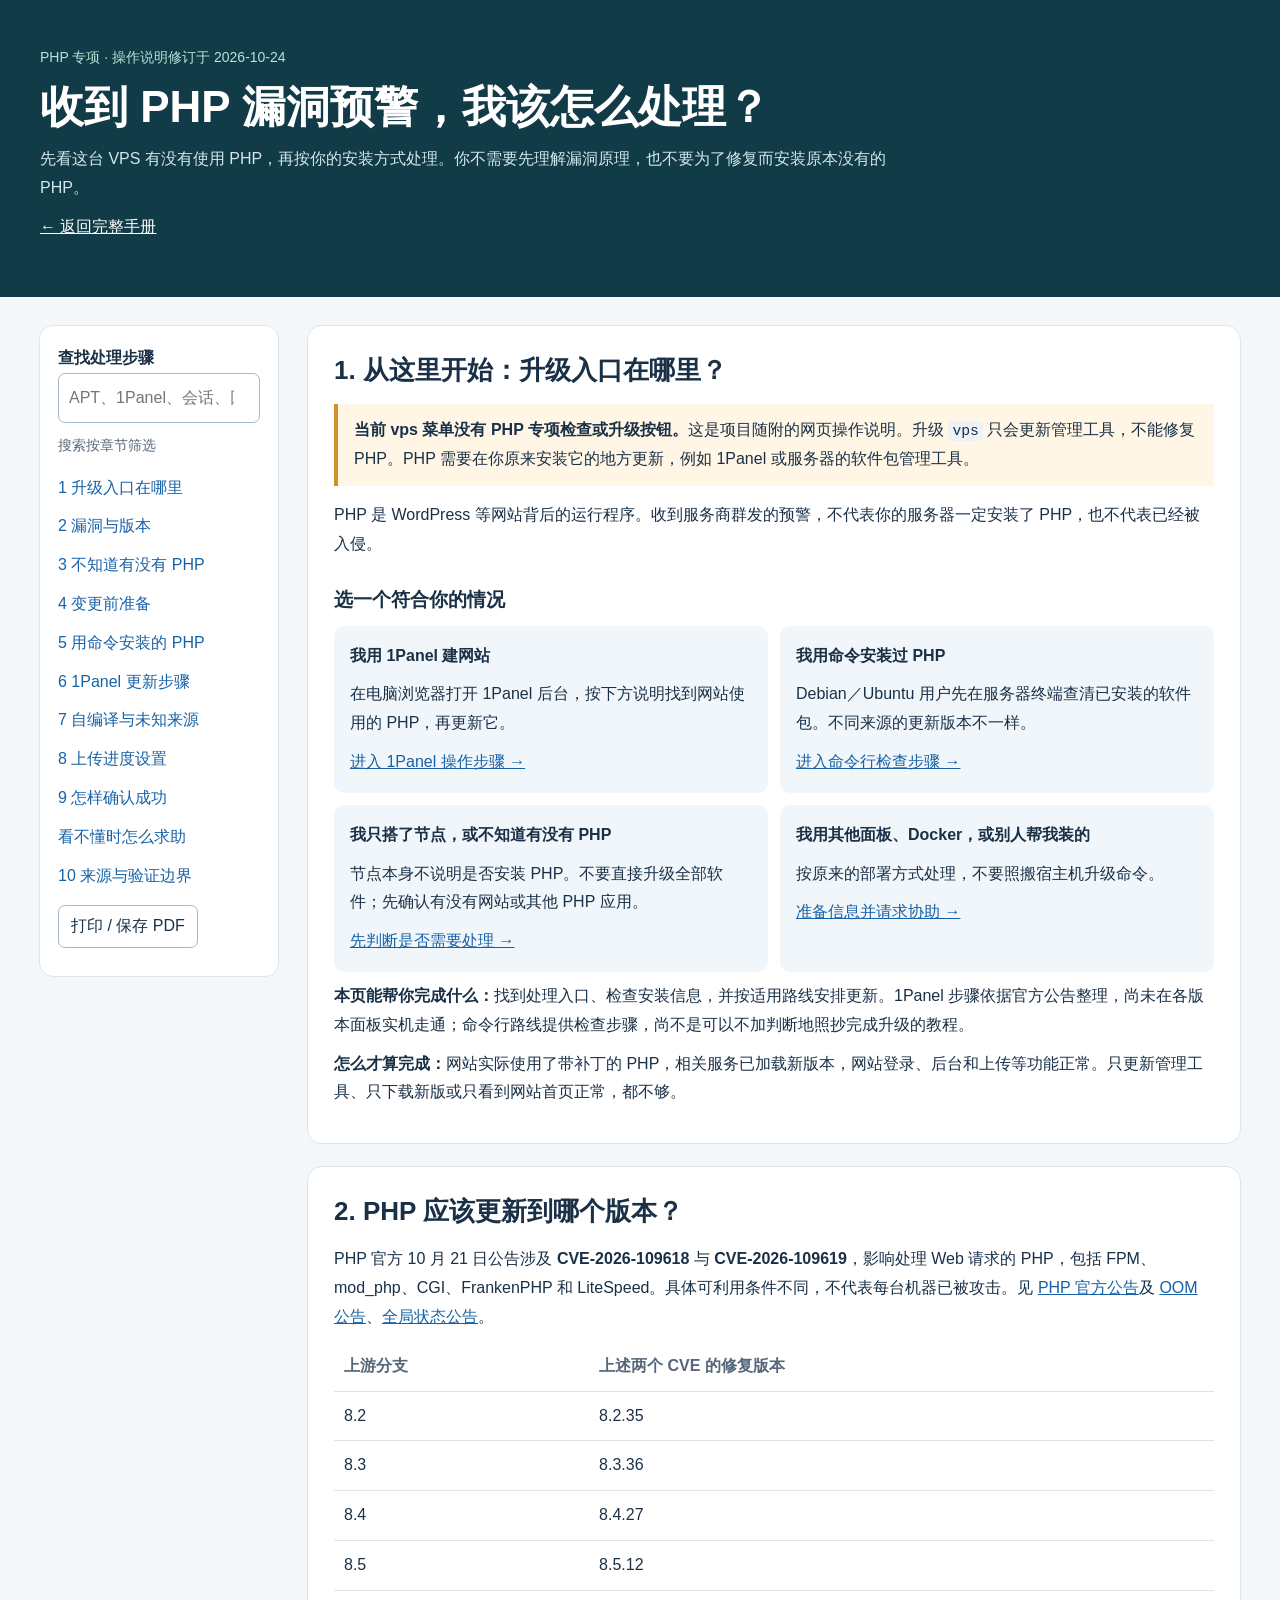
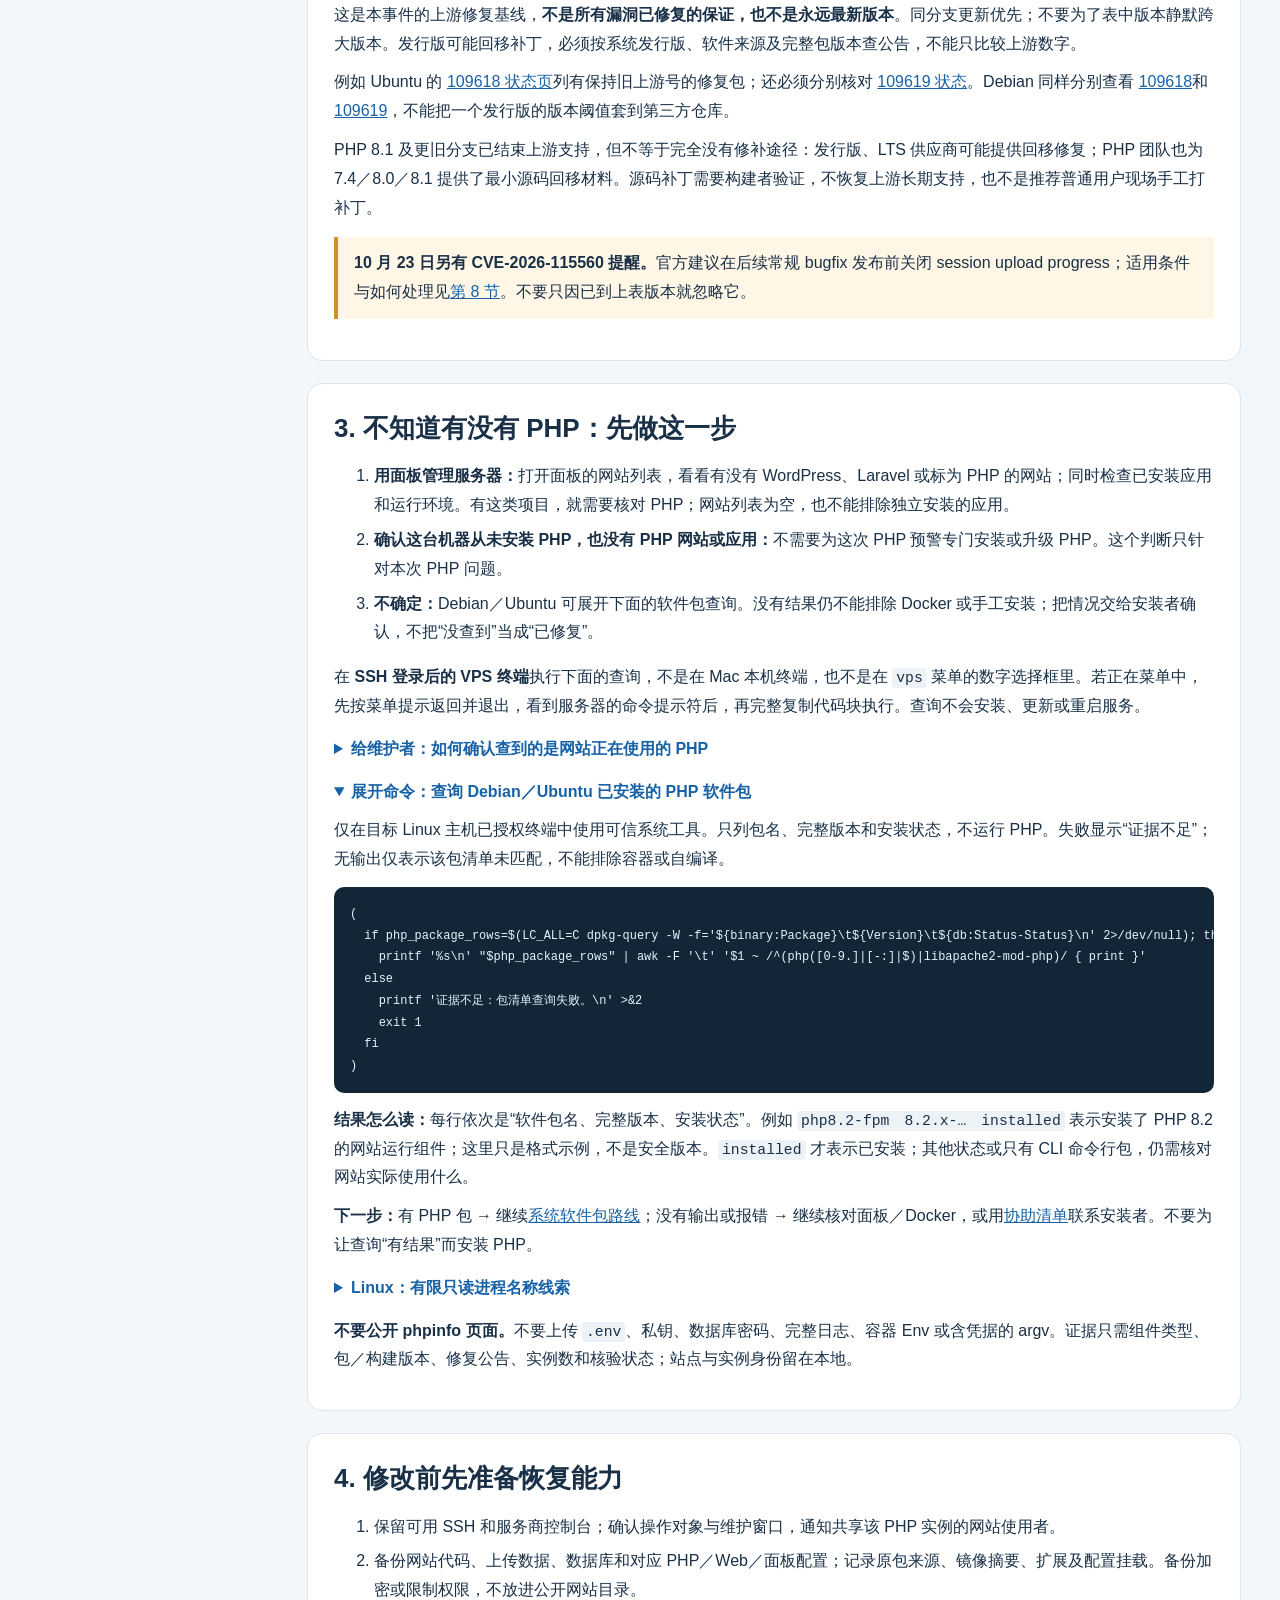
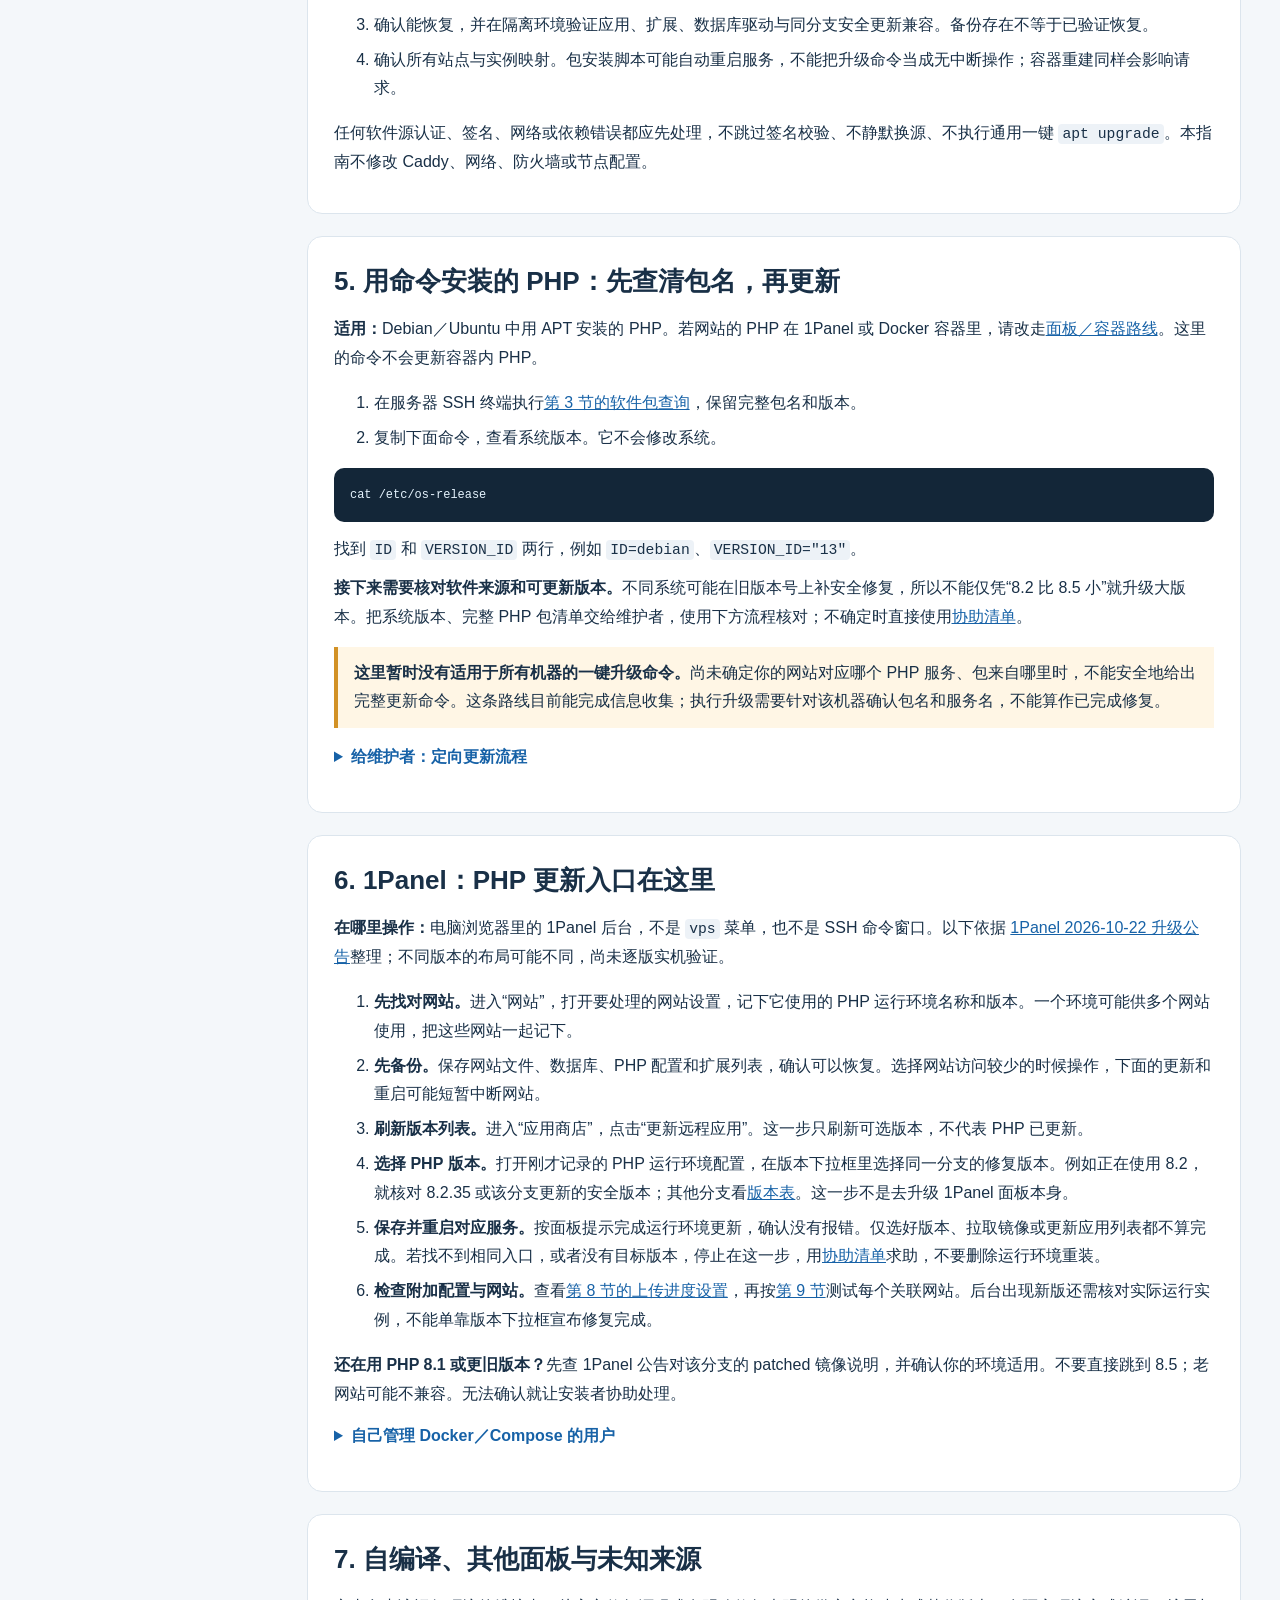
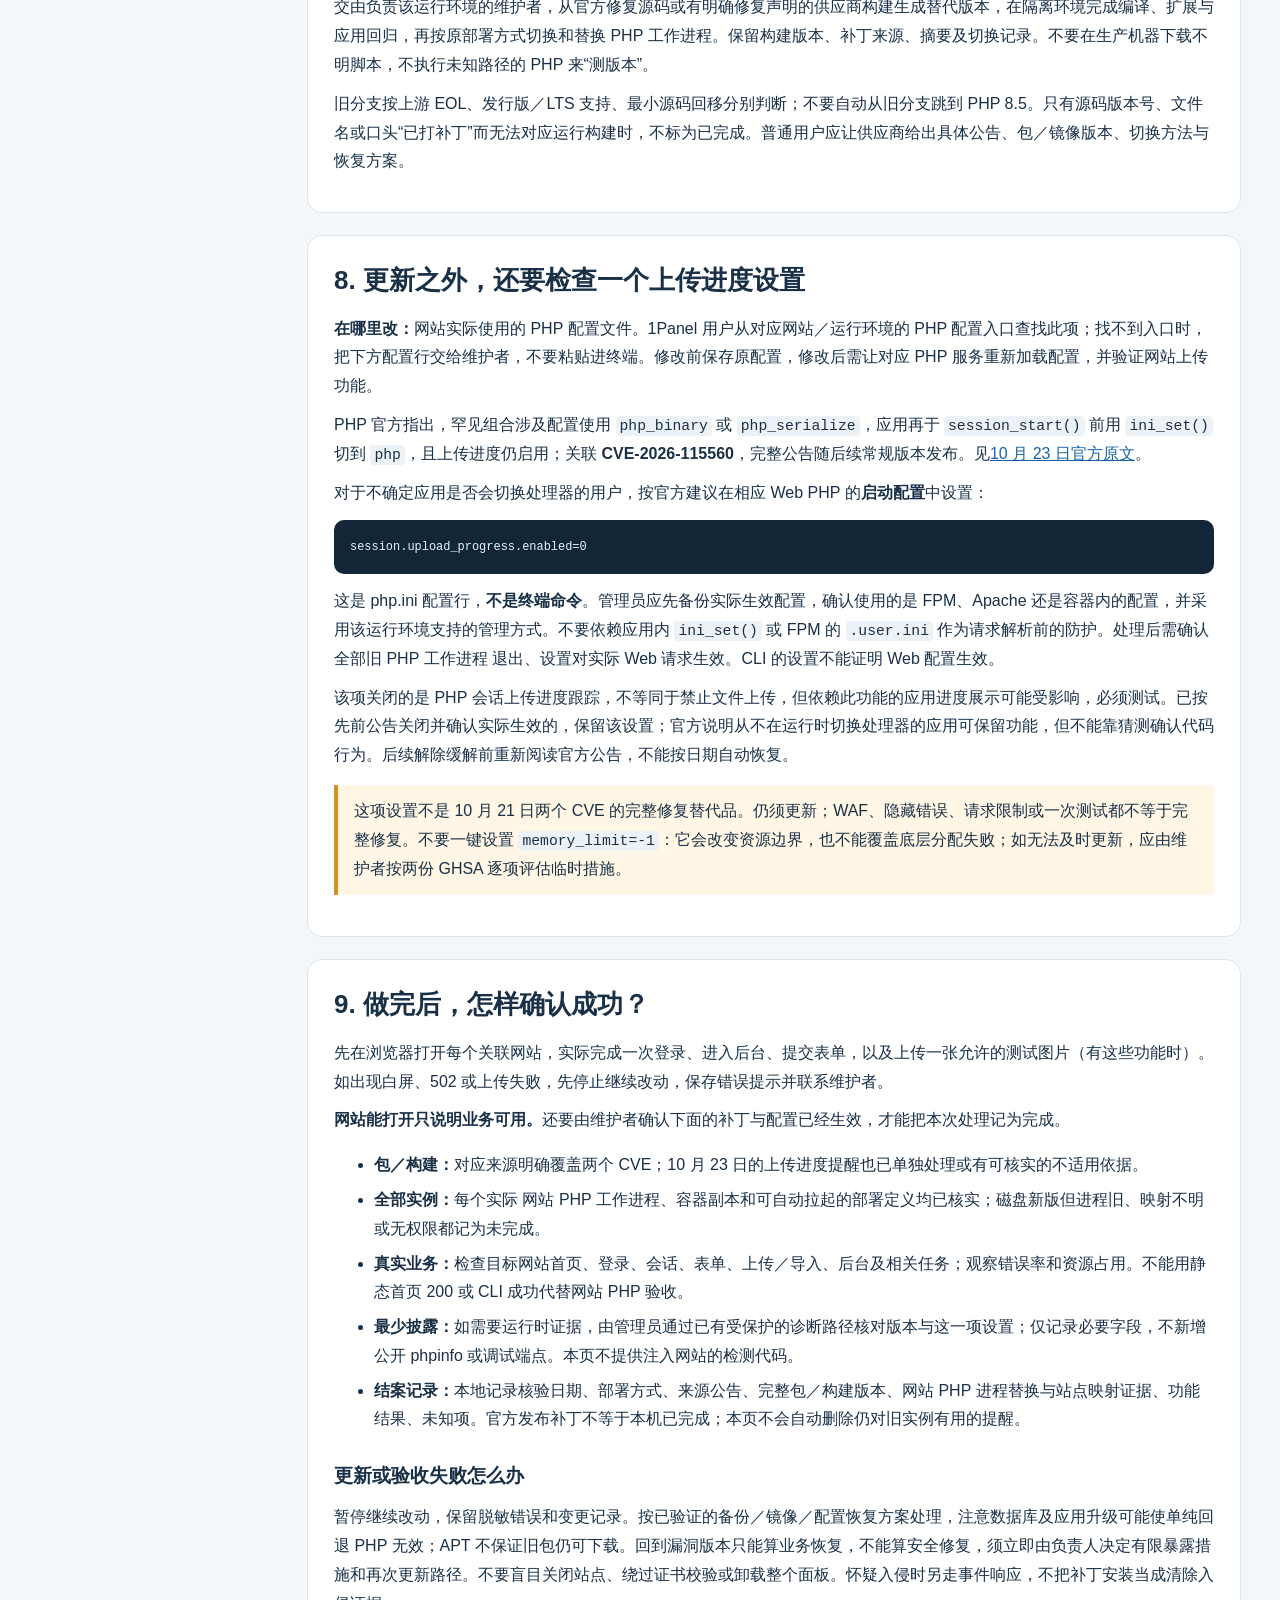
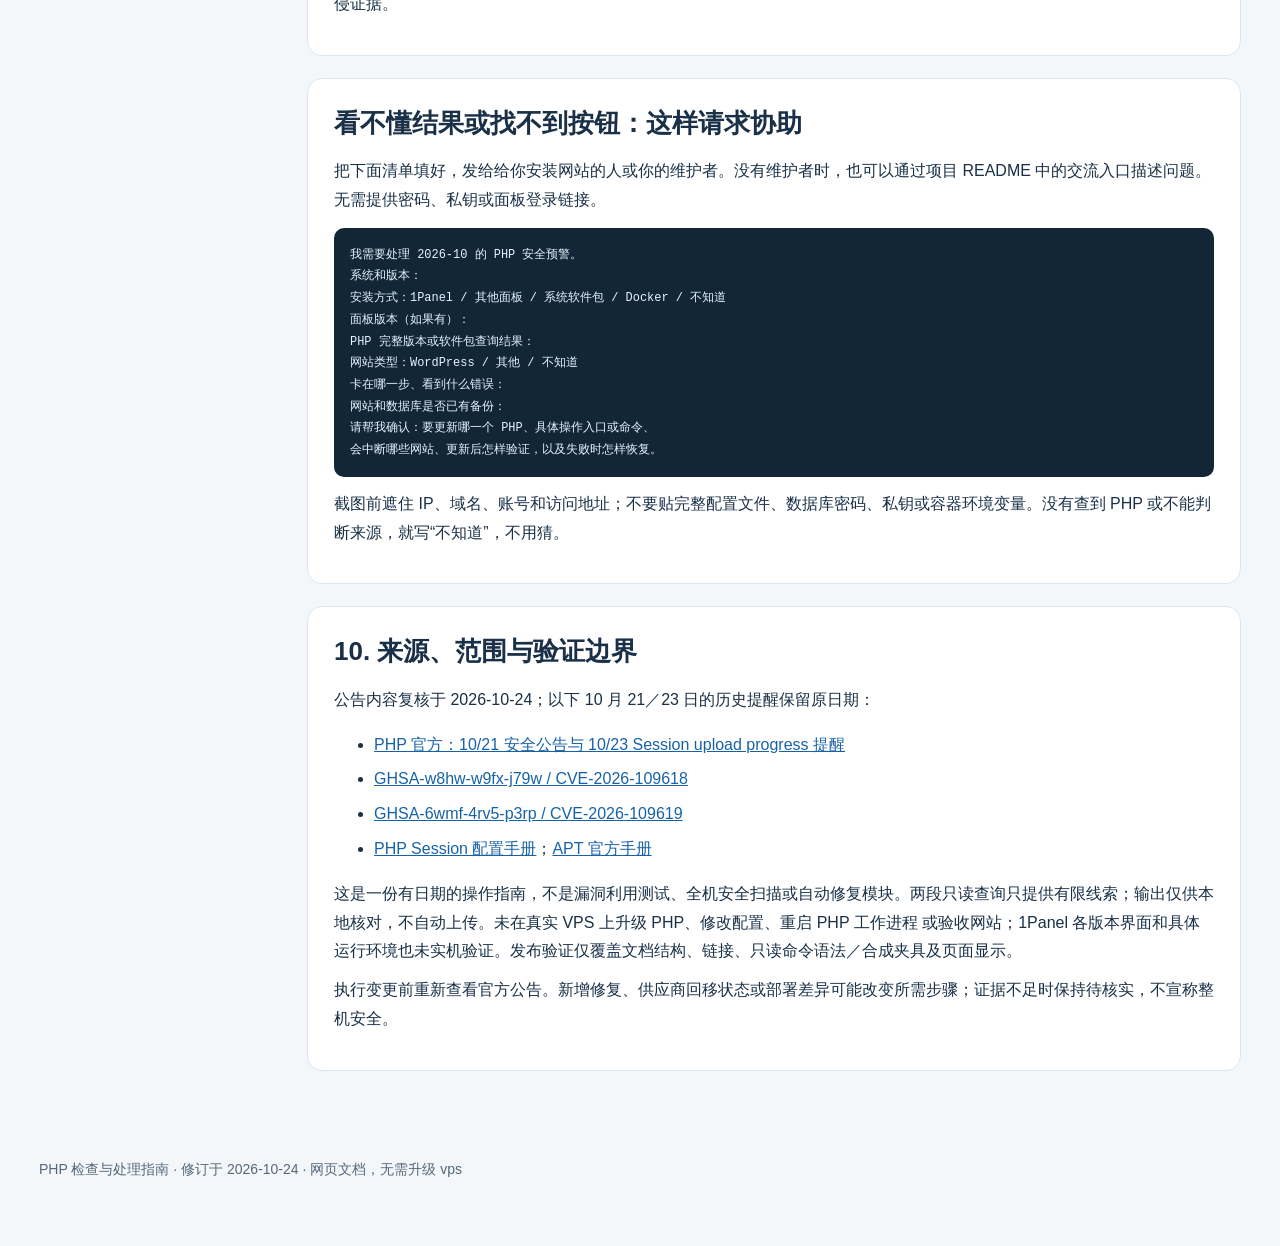
<file: manual/php-security-20261023.html>
<!doctype html>
<html lang="zh-CN">
<head><meta charset="utf-8"><meta name="viewport" content="width=device-width,initial-scale=1">
<title>PHP 漏洞预警：检查与处理指南 · 2026-10-23 · VPS 管理与安全平台</title>
<link rel="stylesheet" href="manual.css?v=20261002-links"></head>
<body>
<header><div class="meta" style="color:#b4e3d8">PHP 专项 · 操作说明修订于 2026-10-24</div>
<h1>收到 PHP 漏洞预警，我该怎么处理？</h1>
<p>先看这台 VPS 有没有使用 PHP，再按你的安装方式处理。你不需要先理解漏洞原理，也不要为了修复而安装原本没有的 PHP。</p>
<p><a style="color:white" href="index.html">← 返回完整手册</a></p></header>
<div class="layout"><aside><label for="search"><strong>查找处理步骤</strong></label><input id="search" type="search" placeholder="APT、1Panel、会话、回滚…" autocomplete="off"><p id="count" class="meta" aria-live="polite">搜索按章节筛选</p>
<nav aria-label="PHP 专项目录"><a href="#now">1 升级入口在哪里</a><a href="#facts">2 漏洞与版本</a><a href="#identify">3 不知道有没有 PHP</a><a href="#prepare">4 变更前准备</a><a href="#apt">5 用命令安装的 PHP</a><a href="#containers">6 1Panel 更新步骤</a><a href="#custom">7 自编译与未知来源</a><a href="#session">8 上传进度设置</a><a href="#verify">9 怎样确认成功</a><a href="#help">看不懂时怎么求助</a><a href="#sources">10 来源与验证边界</a></nav>
<p><button id="print" type="button">打印 / 保存 PDF</button></p></aside>
<main><p id="empty" class="empty">没有匹配章节，请换一个关键词。</p>
<section id="now"><h2>1. 从这里开始：升级入口在哪里？</h2>
<div class="note"><strong>当前 vps 菜单没有 PHP 专项检查或升级按钮。</strong>这是项目随附的网页操作说明。升级 <code>vps</code> 只会更新管理工具，不能修复 PHP。PHP 需要在你原来安装它的地方更新，例如 1Panel 或服务器的软件包管理工具。</div>
<p>PHP 是 WordPress 等网站背后的运行程序。收到服务商群发的预警，不代表你的服务器一定安装了 PHP，也不代表已经被入侵。</p>
<h3>选一个符合你的情况</h3>
<div class="grid">
<div class="tile"><strong>我用 1Panel 建网站</strong><p>在电脑浏览器打开 1Panel 后台，按下方说明找到网站使用的 PHP，再更新它。</p><a href="#containers">进入 1Panel 操作步骤 →</a></div>
<div class="tile"><strong>我用命令安装过 PHP</strong><p>Debian／Ubuntu 用户先在服务器终端查清已安装的软件包。不同来源的更新版本不一样。</p><a href="#apt">进入命令行检查步骤 →</a></div>
<div class="tile"><strong>我只搭了节点，或不知道有没有 PHP</strong><p>节点本身不说明是否安装 PHP。不要直接升级全部软件；先确认有没有网站或其他 PHP 应用。</p><a href="#identify">先判断是否需要处理 →</a></div>
<div class="tile"><strong>我用其他面板、Docker，或别人帮我装的</strong><p>按原来的部署方式处理，不要照搬宿主机升级命令。</p><a href="#help">准备信息并请求协助 →</a></div>
</div>
<p><strong>本页能帮你完成什么：</strong>找到处理入口、检查安装信息，并按适用路线安排更新。1Panel 步骤依据官方公告整理，尚未在各版本面板实机走通；命令行路线提供检查步骤，尚不是可以不加判断地照抄完成升级的教程。</p>
<p><strong>怎么才算完成：</strong>网站实际使用了带补丁的 PHP，相关服务已加载新版本，网站登录、后台和上传等功能正常。只更新管理工具、只下载新版或只看到网站首页正常，都不够。</p></section>

<section id="facts"><h2>2. PHP 应该更新到哪个版本？</h2>
<p>PHP 官方 10 月 21 日公告涉及 <strong>CVE-2026-109618</strong> 与 <strong>CVE-2026-109619</strong>，影响处理 Web 请求的 PHP，包括 FPM、mod_php、CGI、FrankenPHP 和 LiteSpeed。具体可利用条件不同，不代表每台机器已被攻击。见 <a href="https://www.php.net/archive/2026.php">PHP 官方公告</a>及 <a href="https://github.com/php/php-src/security/advisories/GHSA-w8hw-w9fx-j79w">OOM 公告</a>、<a href="https://github.com/php/php-src/security/advisories/GHSA-6wmf-4rv5-p3rp">全局状态公告</a>。</p>
<div class="table-scroll"><table><thead><tr><th>上游分支</th><th>上述两个 CVE 的修复版本</th></tr></thead><tbody>
<tr><td>8.2</td><td>8.2.35</td></tr><tr><td>8.3</td><td>8.3.36</td></tr><tr><td>8.4</td><td>8.4.27</td></tr><tr><td>8.5</td><td>8.5.12</td></tr>
</tbody></table></div>
<p>这是本事件的上游修复基线，<strong>不是所有漏洞已修复的保证，也不是永远最新版本</strong>。同分支更新优先；不要为了表中版本静默跨大版本。发行版可能回移补丁，必须按系统发行版、软件来源及完整包版本查公告，不能只比较上游数字。</p>
<p>例如 Ubuntu 的 <a href="https://ubuntu.com/security/CVE-2026-109618">109618 状态页</a>列有保持旧上游号的修复包；还必须分别核对 <a href="https://ubuntu.com/security/CVE-2026-109619">109619 状态</a>。Debian 同样分别查看 <a href="https://security-tracker.debian.org/tracker/CVE-2026-109618">109618</a>和 <a href="https://security-tracker.debian.org/tracker/CVE-2026-109619">109619</a>，不能把一个发行版的版本阈值套到第三方仓库。</p>
<p>PHP 8.1 及更旧分支已结束上游支持，但不等于完全没有修补途径：发行版、LTS 供应商可能提供回移修复；PHP 团队也为 7.4／8.0／8.1 提供了最小源码回移材料。源码补丁需要构建者验证，不恢复上游长期支持，也不是推荐普通用户现场手工打补丁。</p>
<div class="note"><strong>10 月 23 日另有 CVE-2026-115560 提醒。</strong>官方建议在后续常规 bugfix 发布前关闭 session upload progress；适用条件与如何处理见<a href="#session">第 8 节</a>。不要只因已到上表版本就忽略它。</div></section>

<section id="identify"><h2>3. 不知道有没有 PHP：先做这一步</h2>
<ol><li><strong>用面板管理服务器：</strong>打开面板的网站列表，看看有没有 WordPress、Laravel 或标为 PHP 的网站；同时检查已安装应用和运行环境。有这类项目，就需要核对 PHP；网站列表为空，也不能排除独立安装的应用。</li>
<li><strong>确认这台机器从未安装 PHP，也没有 PHP 网站或应用：</strong>不需要为这次 PHP 预警专门安装或升级 PHP。这个判断只针对本次 PHP 问题。</li>
<li><strong>不确定：</strong>Debian／Ubuntu 可展开下面的软件包查询。没有结果仍不能排除 Docker 或手工安装；把情况交给安装者确认，不把“没查到”当成“已修复”。</li></ol>
<p>在 <strong>SSH 登录后的 VPS 终端</strong>执行下面的查询，不是在 Mac 本机终端，也不是在 <code>vps</code> 菜单的数字选择框里。若正在菜单中，先按菜单提示返回并退出，看到服务器的命令提示符后，再完整复制代码块执行。查询不会安装、更新或重启服务。</p>
<details><summary>给维护者：如何确认查到的是网站正在使用的 PHP</summary><div class="table-scroll"><table><thead><tr><th>要确认什么</th><th>能证明什么</th><th>不能替代什么</th></tr></thead><tbody>
<tr><td>已安装的包／构建</td><td>完整包版本、来源及对应公告；镜像构建记录／摘要</td><td>磁盘已更新，不证明旧进程已退出</td></tr>
<tr><td>运行中的 worker</td><td>具体 FPM 池、Apache／其他运行实例，实际加载的构建及替换证据</td><td>服务显示 active 或 PID 改变，不单独证明补丁正确</td></tr>
<tr><td>网站路由映射</td><td>网站→虚拟主机→FPM socket／上游容器或 Apache 模块→实例</td><td>命令行 PHP、另一个网站或另一个容器的结果</td></tr>
</tbody></table></div>
<p>先用已有面板和部署清单逐站核对绑定关系。Nginx 的 FastCGI 目标、Apache 的模块／代理处理方式应由管理员在本机确认；不要公开完整配置或运行会泄露敏感字段的全量配置转储。共享运行环境、多个池、多副本、停用但能自动拉起的旧实例都要登记。</p>
</details>
<details open><summary>展开命令：查询 Debian／Ubuntu 已安装的 PHP 软件包</summary>
<p>仅在目标 Linux 主机已授权终端中使用可信系统工具。只列包名、完整版本和安装状态，不运行 PHP。失败显示“证据不足”；无输出仅表示该包清单未匹配，不能排除容器或自编译。</p>
<pre><code>(
  if php_package_rows=$(LC_ALL=C dpkg-query -W -f='${binary:Package}\t${Version}\t${db:Status-Status}\n' 2&gt;/dev/null); then
    printf '%s\n' "$php_package_rows" | awk -F '\t' '$1 ~ /^(php([0-9.]|[-:]|$)|libapache2-mod-php)/ { print }'
  else
    printf '证据不足：包清单查询失败。\n' &gt;&amp;2
    exit 1
  fi
)</code></pre>
<p><strong>结果怎么读：</strong>每行依次是“软件包名、完整版本、安装状态”。例如 <code>php8.2-fpm　8.2.x-…　installed</code> 表示安装了 PHP 8.2 的网站运行组件；这里只是格式示例，不是安全版本。<code>installed</code> 才表示已安装；其他状态或只有 CLI 命令行包，仍需核对网站实际使用什么。</p>
<p><strong>下一步：</strong>有 PHP 包 → 继续<a href="#apt">系统软件包路线</a>；没有输出或报错 → 继续核对面板／Docker，或用<a href="#help">协助清单</a>联系安装者。不要为让查询“有结果”而安装 PHP。</p></details>
<details><summary>Linux：有限只读进程名称线索</summary><p>不输出完整命令行。名称会截断或被修改；Apache 可能不加载 PHP，<code>php</code> 也可能只是 CLI。本命令不能识别版本、证明网站绑定或覆盖所有运行环境。无权限、进程命名不同及其他 PID 命名空间均可能漏检。</p>
<pre><code>(
  if php_process_rows=$(LC_ALL=C ps -eo pid=,ppid=,comm= 2&gt;/dev/null); then
    printf '%s\n' "$php_process_rows" | awk '$3 ~ /^(php|php-fpm.*|apache2|httpd|lsphp.*|frankenphp)$/ { print }'
  else
    printf '证据不足：进程查询失败。\n' &gt;&amp;2
    exit 1
  fi
)</code></pre></details>
<p><strong>不要公开 phpinfo 页面。</strong>不要上传 <code>.env</code>、私钥、数据库密码、完整日志、容器 Env 或含凭据的 argv。证据只需组件类型、包／构建版本、修复公告、实例数和核验状态；站点与实例身份留在本地。</p></section>

<section id="prepare"><h2>4. 修改前先准备恢复能力</h2>
<ol><li>保留可用 SSH 和服务商控制台；确认操作对象与维护窗口，通知共享该 PHP 实例的网站使用者。</li>
<li>备份网站代码、上传数据、数据库和对应 PHP／Web／面板配置；记录原包来源、镜像摘要、扩展及配置挂载。备份加密或限制权限，不放进公开网站目录。</li>
<li>确认能恢复，并在隔离环境验证应用、扩展、数据库驱动与同分支安全更新兼容。备份存在不等于已验证恢复。</li>
<li>确认所有站点与实例映射。包安装脚本可能自动重启服务，不能把升级命令当成无中断操作；容器重建同样会影响请求。</li></ol>
<p>任何软件源认证、签名、网络或依赖错误都应先处理，不跳过签名校验、不静默换源、不执行通用一键 <code>apt upgrade</code>。本指南不修改 Caddy、网络、防火墙或节点配置。</p></section>

<section id="apt"><h2>5. 用命令安装的 PHP：先查清包名，再更新</h2>
<p><strong>适用：</strong>Debian／Ubuntu 中用 APT 安装的 PHP。若网站的 PHP 在 1Panel 或 Docker 容器里，请改走<a href="#containers">面板／容器路线</a>。这里的命令不会更新容器内 PHP。</p>
<ol><li>在服务器 SSH 终端执行<a href="#identify">第 3 节的软件包查询</a>，保留完整包名和版本。</li>
<li>复制下面命令，查看系统版本。它不会修改系统。</li></ol>
<pre><code>cat /etc/os-release</code></pre>
<p>找到 <code>ID</code> 和 <code>VERSION_ID</code> 两行，例如 <code>ID=debian</code>、<code>VERSION_ID="13"</code>。</p>
<p><strong>接下来需要核对软件来源和可更新版本。</strong>不同系统可能在旧版本号上补安全修复，所以不能仅凭“8.2 比 8.5 小”就升级大版本。把系统版本、完整 PHP 包清单交给维护者，使用下方流程核对；不确定时直接使用<a href="#help">协助清单</a>。</p>
<div class="note"><strong>这里暂时没有适用于所有机器的一键升级命令。</strong>尚未确定你的网站对应哪个 PHP 服务、包来自哪里时，不能安全地给出完整更新命令。这条路线目前能完成信息收集；执行升级需要针对该机器确认包名和服务名，不能算作已完成修复。</div>
<details><summary>给维护者：定向更新流程</summary><ol>
<li>确认网站使用的 PHP 分支、服务和扩展，核对软件来源与发行版公告中的完整修复版本。</li>
<li>完成<a href="#prepare">备份</a>后，在维护窗口刷新软件包索引；有源错误先处理，不使用过期索引判断无更新。</li>
<li>用 <code>apt-get -s install --only-upgrade</code> 加上已确认的包名列表模拟更新。这只是命令格式，不能直接照抄；确认不会删除必要组件或跨 PHP 分支后，再执行对应的定向升级。</li>
<li>按<a href="#session">第 8 节</a>核对配置。让实际处理网站请求的 PHP 服务加载新版本：FPM 更新对应 PHP 服务，Apache 内嵌 PHP 更新对应 Apache 服务。仅重启 Nginx 无法替代这一步。</li>
<li>确认原来的 PHP 进程已退出、新进程加载了修复版本，然后进行<a href="#verify">网站验证</a>。</li></ol>
<p>参考 <a href="https://manpages.debian.org/bookworm/apt/apt-get.8.en.html">APT 官方手册</a>。本页未在你的服务器上执行这些变更。</p></details></section>

<section id="containers"><h2>6. 1Panel：PHP 更新入口在这里</h2>
<p><strong>在哪里操作：</strong>电脑浏览器里的 1Panel 后台，不是 <code>vps</code> 菜单，也不是 SSH 命令窗口。以下依据 <a href="https://awesome.1panel.cn/archives/1panel-php-nodejs-security-upgrade">1Panel 2026-10-22 升级公告</a>整理；不同版本的布局可能不同，尚未逐版实机验证。</p>
<ol><li><strong>先找对网站。</strong>进入“网站”，打开要处理的网站设置，记下它使用的 PHP 运行环境名称和版本。一个环境可能供多个网站使用，把这些网站一起记下。</li>
<li><strong>先备份。</strong>保存网站文件、数据库、PHP 配置和扩展列表，确认可以恢复。选择网站访问较少的时候操作，下面的更新和重启可能短暂中断网站。</li>
<li><strong>刷新版本列表。</strong>进入“应用商店”，点击“更新远程应用”。这一步只刷新可选版本，不代表 PHP 已更新。</li>
<li><strong>选择 PHP 版本。</strong>打开刚才记录的 PHP 运行环境配置，在版本下拉框里选择同一分支的修复版本。例如正在使用 8.2，就核对 8.2.35 或该分支更新的安全版本；其他分支看<a href="#facts">版本表</a>。这一步不是去升级 1Panel 面板本身。</li>
<li><strong>保存并重启对应服务。</strong>按面板提示完成运行环境更新，确认没有报错。仅选好版本、拉取镜像或更新应用列表都不算完成。若找不到相同入口，或者没有目标版本，停止在这一步，用<a href="#help">协助清单</a>求助，不要删除运行环境重装。</li>
<li><strong>检查附加配置与网站。</strong>查看<a href="#session">第 8 节的上传进度设置</a>，再按<a href="#verify">第 9 节</a>测试每个关联网站。后台出现新版还需核对实际运行实例，不能单靠版本下拉框宣布修复完成。</li></ol>
<p><strong>还在用 PHP 8.1 或更旧版本？</strong>先查 1Panel 公告对该分支的 patched 镜像说明，并确认你的环境适用。不要直接跳到 8.5；老网站可能不兼容。无法确认就让安装者协助处理。</p>
<details><summary>自己管理 Docker／Compose 的用户</summary><p>先确认哪个容器提供网站的 PHP，备份数据库、配置和挂载数据。按原部署方式选择已包含补丁的镜像，重新创建对应容器，并确认所有副本都使用了新镜像。不要直接替换其他来源的镜像。</p><p><a href="https://docs.docker.com/reference/cli/docker/compose/pull/">拉取镜像</a>只是下载；需要通过<a href="https://docs.docker.com/reference/cli/docker/compose/up/">重新创建容器</a>使用它。宿主机 APT 更新、下载成功、重启旧容器都不能证明容器内 PHP 已更新。不要对整个项目盲目执行 down。</p><p>需由维护者核对实际镜像构建、所有运行副本和网站绑定关系；配置修改也必须进入容器实际使用的 PHP 配置。不能确认时用<a href="#help">协助清单</a>，不要猜镜像名执行替换。</p></details></section>

<section id="custom"><h2>7. 自编译、其他面板与未知来源</h2>
<p>交由负责该运行环境的维护者，从官方修复源码或有明确修复声明的供应商构建生成替代版本，在隔离环境完成编译、扩展与应用回归，再按原部署方式切换和替换 PHP 工作进程。保留构建版本、补丁来源、摘要及切换记录。不要在生产机器下载不明脚本，不执行未知路径的 PHP 来“测版本”。</p>
<p>旧分支按上游 EOL、发行版／LTS 支持、最小源码回移分别判断；不要自动从旧分支跳到 PHP 8.5。只有源码版本号、文件名或口头“已打补丁”而无法对应运行构建时，不标为已完成。普通用户应让供应商给出具体公告、包／镜像版本、切换方法与恢复方案。</p></section>

<section id="session"><h2>8. 更新之外，还要检查一个上传进度设置</h2>
<p><strong>在哪里改：</strong>网站实际使用的 PHP 配置文件。1Panel 用户从对应网站／运行环境的 PHP 配置入口查找此项；找不到入口时，把下方配置行交给维护者，不要粘贴进终端。修改前保存原配置，修改后需让对应 PHP 服务重新加载配置，并验证网站上传功能。</p>
<p>PHP 官方指出，罕见组合涉及配置使用 <code>php_binary</code> 或 <code>php_serialize</code>，应用再于 <code>session_start()</code> 前用 <code>ini_set()</code> 切到 <code>php</code>，且上传进度仍启用；关联 <strong>CVE-2026-115560</strong>，完整公告随后续常规版本发布。见<a href="https://www.php.net/archive/2026.php">10 月 23 日官方原文</a>。</p>
<p>对于不确定应用是否会切换处理器的用户，按官方建议在相应 Web PHP 的<strong>启动配置</strong>中设置：</p>
<pre><code>session.upload_progress.enabled=0</code></pre>
<p>这是 php.ini 配置行，<strong>不是终端命令</strong>。管理员应先备份实际生效配置，确认使用的是 FPM、Apache 还是容器内的配置，并采用该运行环境支持的管理方式。不要依赖应用内 <code>ini_set()</code> 或 FPM 的 <code>.user.ini</code> 作为请求解析前的防护。处理后需确认全部旧 PHP 工作进程 退出、设置对实际 Web 请求生效。CLI 的设置不能证明 Web 配置生效。</p>
<p>该项关闭的是 PHP 会话上传进度跟踪，不等同于禁止文件上传，但依赖此功能的应用进度展示可能受影响，必须测试。已按先前公告关闭并确认实际生效的，保留该设置；官方说明从不在运行时切换处理器的应用可保留功能，但不能靠猜测确认代码行为。后续解除缓解前重新阅读官方公告，不能按日期自动恢复。</p>
<div class="note">这项设置不是 10 月 21 日两个 CVE 的完整修复替代品。仍须更新；WAF、隐藏错误、请求限制或一次测试都不等于完整修复。不要一键设置 <code>memory_limit=-1</code>：它会改变资源边界，也不能覆盖底层分配失败；如无法及时更新，应由维护者按两份 GHSA 逐项评估临时措施。</div></section>

<section id="verify"><h2>9. 做完后，怎样确认成功？</h2>
<p>先在浏览器打开每个关联网站，实际完成一次登录、进入后台、提交表单，以及上传一张允许的测试图片（有这些功能时）。如出现白屏、502 或上传失败，先停止继续改动，保存错误提示并联系维护者。</p>
<p><strong>网站能打开只说明业务可用。</strong>还要由维护者确认下面的补丁与配置已经生效，才能把本次处理记为完成。</p>
<ul><li><strong>包／构建：</strong>对应来源明确覆盖两个 CVE；10 月 23 日的上传进度提醒也已单独处理或有可核实的不适用依据。</li>
<li><strong>全部实例：</strong>每个实际 网站 PHP 工作进程、容器副本和可自动拉起的部署定义均已核实；磁盘新版但进程旧、映射不明或无权限都记为未完成。</li>
<li><strong>真实业务：</strong>检查目标网站首页、登录、会话、表单、上传／导入、后台及相关任务；观察错误率和资源占用。不能用静态首页 200 或 CLI 成功代替网站 PHP 验收。</li>
<li><strong>最少披露：</strong>如需要运行时证据，由管理员通过已有受保护的诊断路径核对版本与这一项设置；仅记录必要字段，不新增公开 phpinfo 或调试端点。本页不提供注入网站的检测代码。</li>
<li><strong>结案记录：</strong>本地记录核验日期、部署方式、来源公告、完整包／构建版本、网站 PHP 进程替换与站点映射证据、功能结果、未知项。官方发布补丁不等于本机已完成；本页不会自动删除仍对旧实例有用的提醒。</li></ul>
<h3>更新或验收失败怎么办</h3><p>暂停继续改动，保留脱敏错误和变更记录。按已验证的备份／镜像／配置恢复方案处理，注意数据库及应用升级可能使单纯回退 PHP 无效；APT 不保证旧包仍可下载。回到漏洞版本只能算业务恢复，不能算安全修复，须立即由负责人决定有限暴露措施和再次更新路径。不要盲目关闭站点、绕过证书校验或卸载整个面板。怀疑入侵时另走事件响应，不把补丁安装当成清除入侵证据。</p></section>

<section id="help"><h2>看不懂结果或找不到按钮：这样请求协助</h2>
<p>把下面清单填好，发给给你安装网站的人或你的维护者。没有维护者时，也可以通过项目 README 中的交流入口描述问题。无需提供密码、私钥或面板登录链接。</p>
<pre><code>我需要处理 2026-10 的 PHP 安全预警。
系统和版本：
安装方式：1Panel / 其他面板 / 系统软件包 / Docker / 不知道
面板版本（如果有）：
PHP 完整版本或软件包查询结果：
网站类型：WordPress / 其他 / 不知道
卡在哪一步、看到什么错误：
网站和数据库是否已有备份：
请帮我确认：要更新哪一个 PHP、具体操作入口或命令、
会中断哪些网站、更新后怎样验证，以及失败时怎样恢复。</code></pre>
<p>截图前遮住 IP、域名、账号和访问地址；不要贴完整配置文件、数据库密码、私钥或容器环境变量。没有查到 PHP 或不能判断来源，就写“不知道”，不用猜。</p></section>

<section id="sources"><h2>10. 来源、范围与验证边界</h2>
<p>公告内容复核于 2026-10-24；以下 10 月 21／23 日的历史提醒保留原日期：</p><ul>
<li><a href="https://www.php.net/archive/2026.php">PHP 官方：10/21 安全公告与 10/23 Session upload progress 提醒</a></li>
<li><a href="https://github.com/php/php-src/security/advisories/GHSA-w8hw-w9fx-j79w">GHSA-w8hw-w9fx-j79w / CVE-2026-109618</a></li>
<li><a href="https://github.com/php/php-src/security/advisories/GHSA-6wmf-4rv5-p3rp">GHSA-6wmf-4rv5-p3rp / CVE-2026-109619</a></li>
<li><a href="https://www.php.net/manual/en/session.configuration.php">PHP Session 配置手册</a>；<a href="https://manpages.debian.org/bookworm/apt/apt-get.8.en.html">APT 官方手册</a></li>
</ul><p>这是一份有日期的操作指南，不是漏洞利用测试、全机安全扫描或自动修复模块。两段只读查询只提供有限线索；输出仅供本地核对，不自动上传。未在真实 VPS 上升级 PHP、修改配置、重启 PHP 工作进程 或验收网站；1Panel 各版本界面和具体运行环境也未实机验证。发布验证仅覆盖文档结构、链接、只读命令语法／合成夹具及页面显示。</p>
<p>执行变更前重新查看官方公告。新增修复、供应商回移状态或部署差异可能改变所需步骤；证据不足时保持待核实，不宣称整机安全。</p></section>
</main></div><footer>PHP 检查与处理指南 · 修订于 2026-10-24 · 网页文档，无需升级 vps</footer><script src="manual.js?v=20261002-links"></script></body></html>
</file>
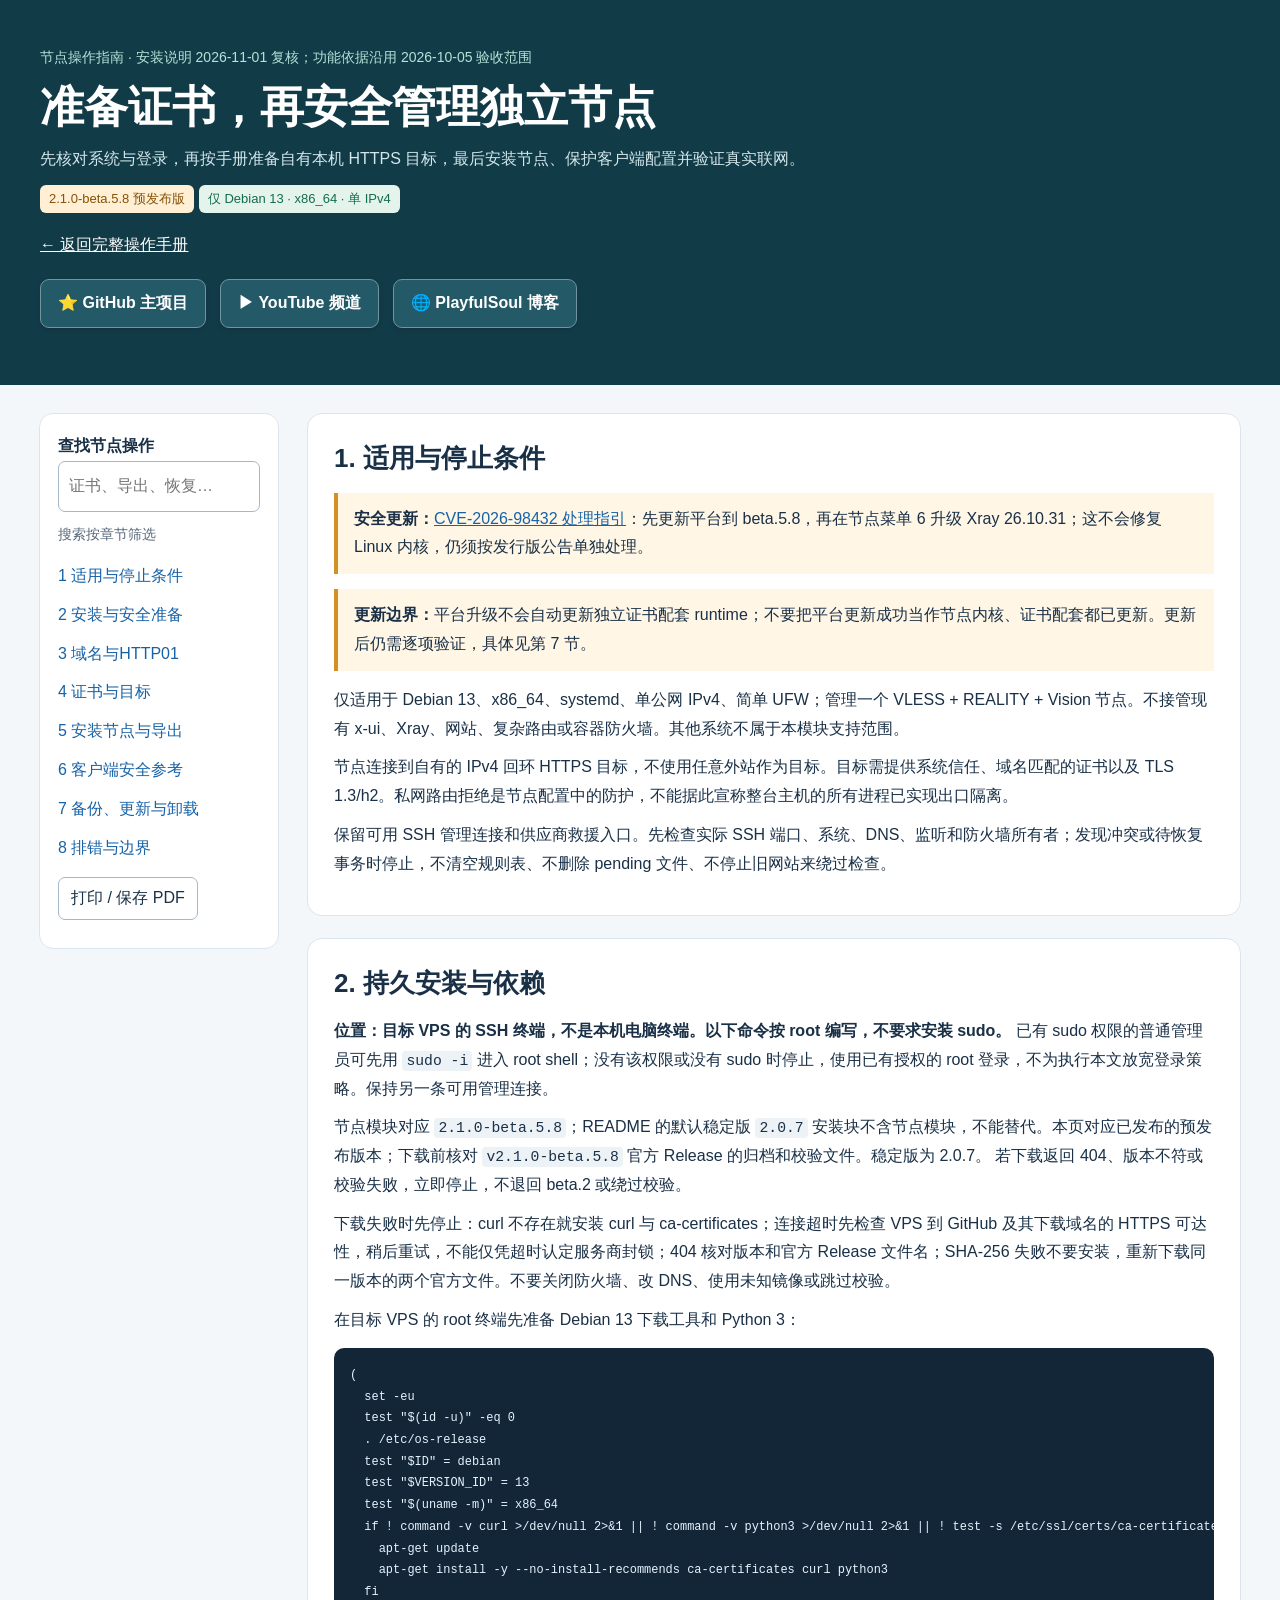
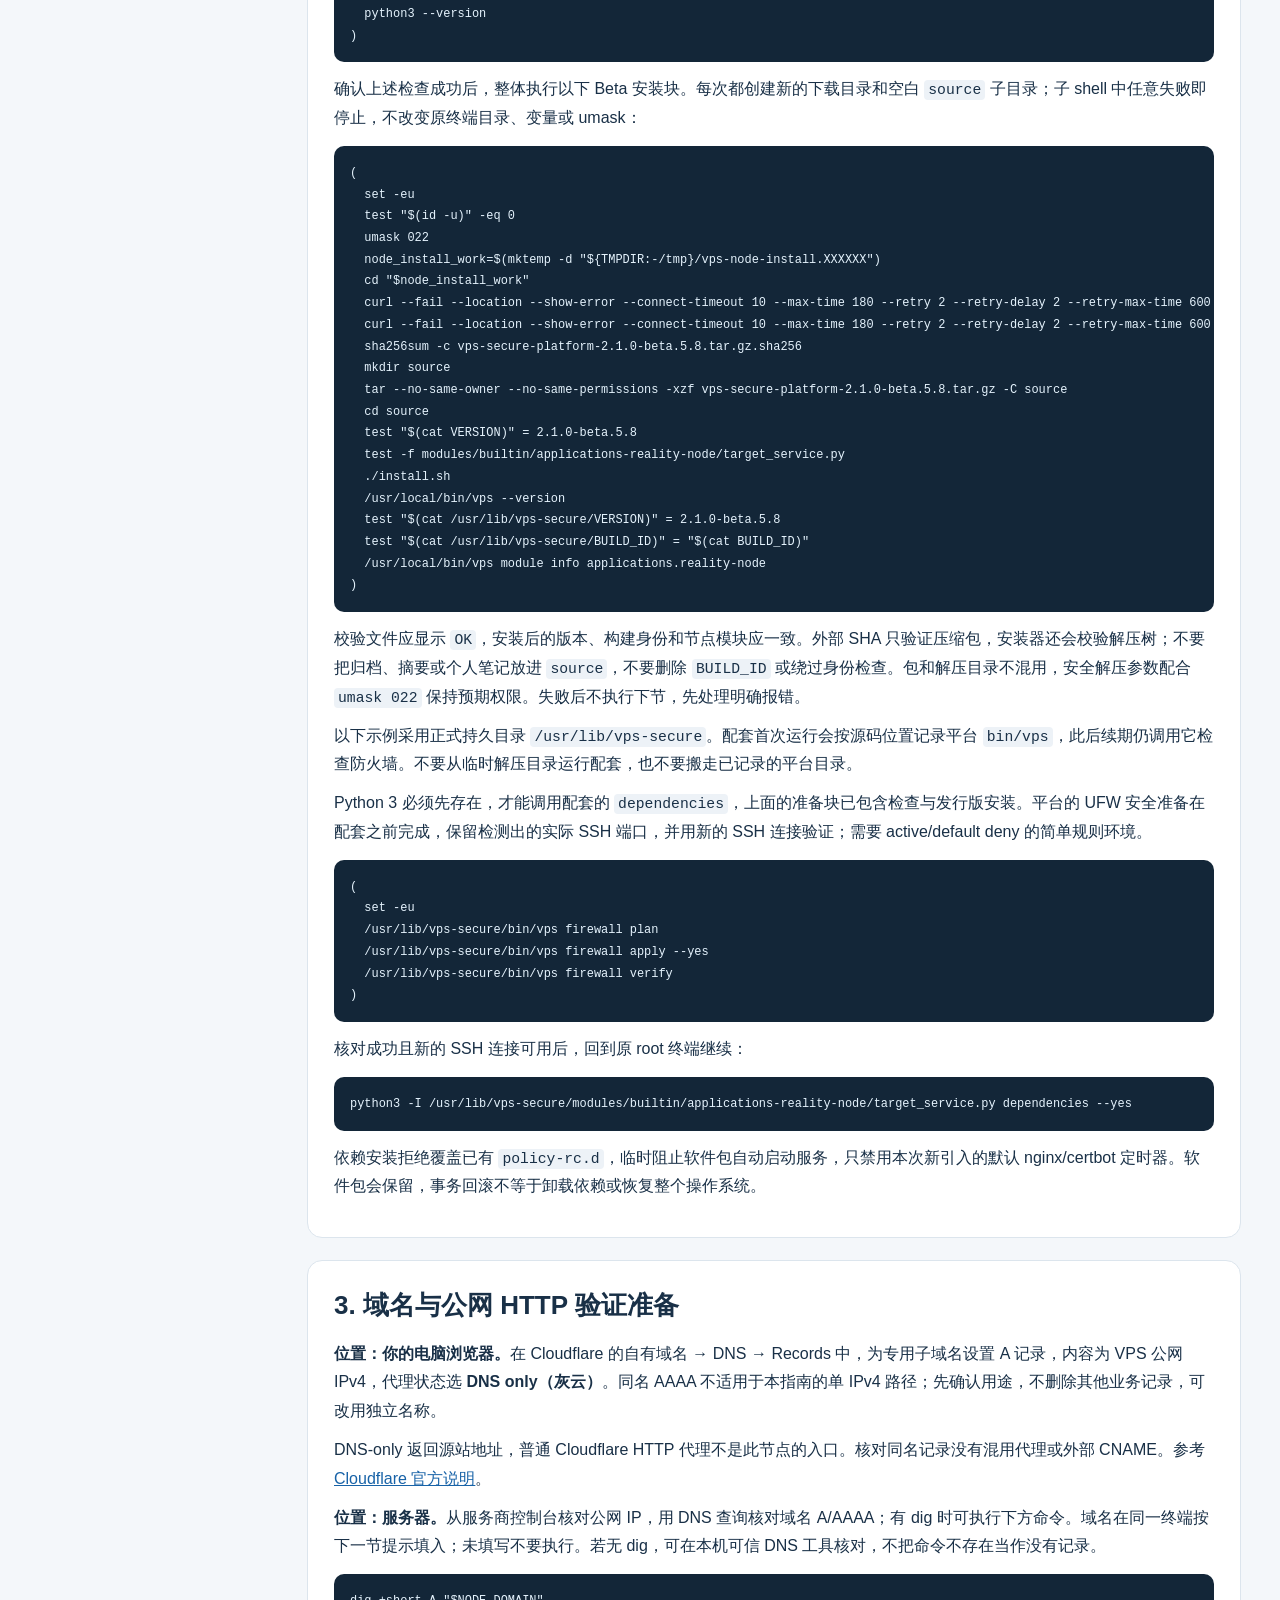
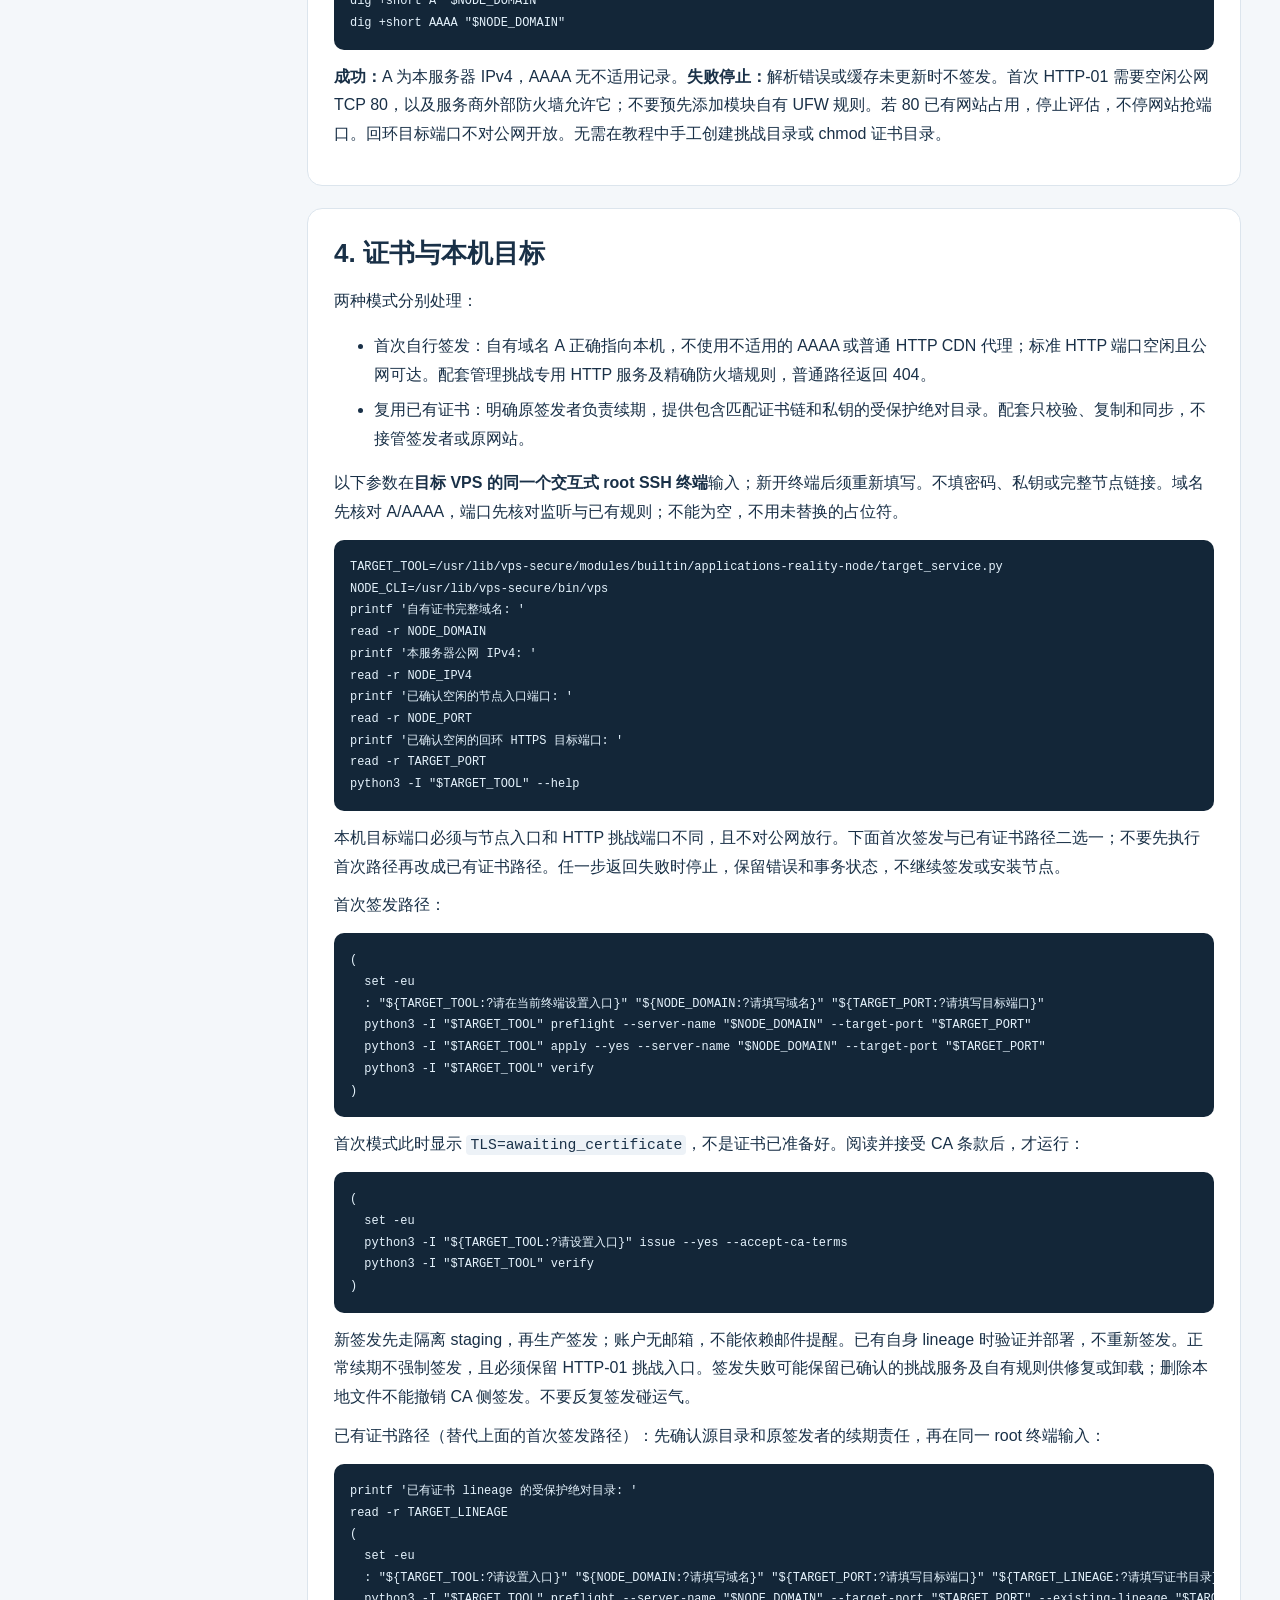
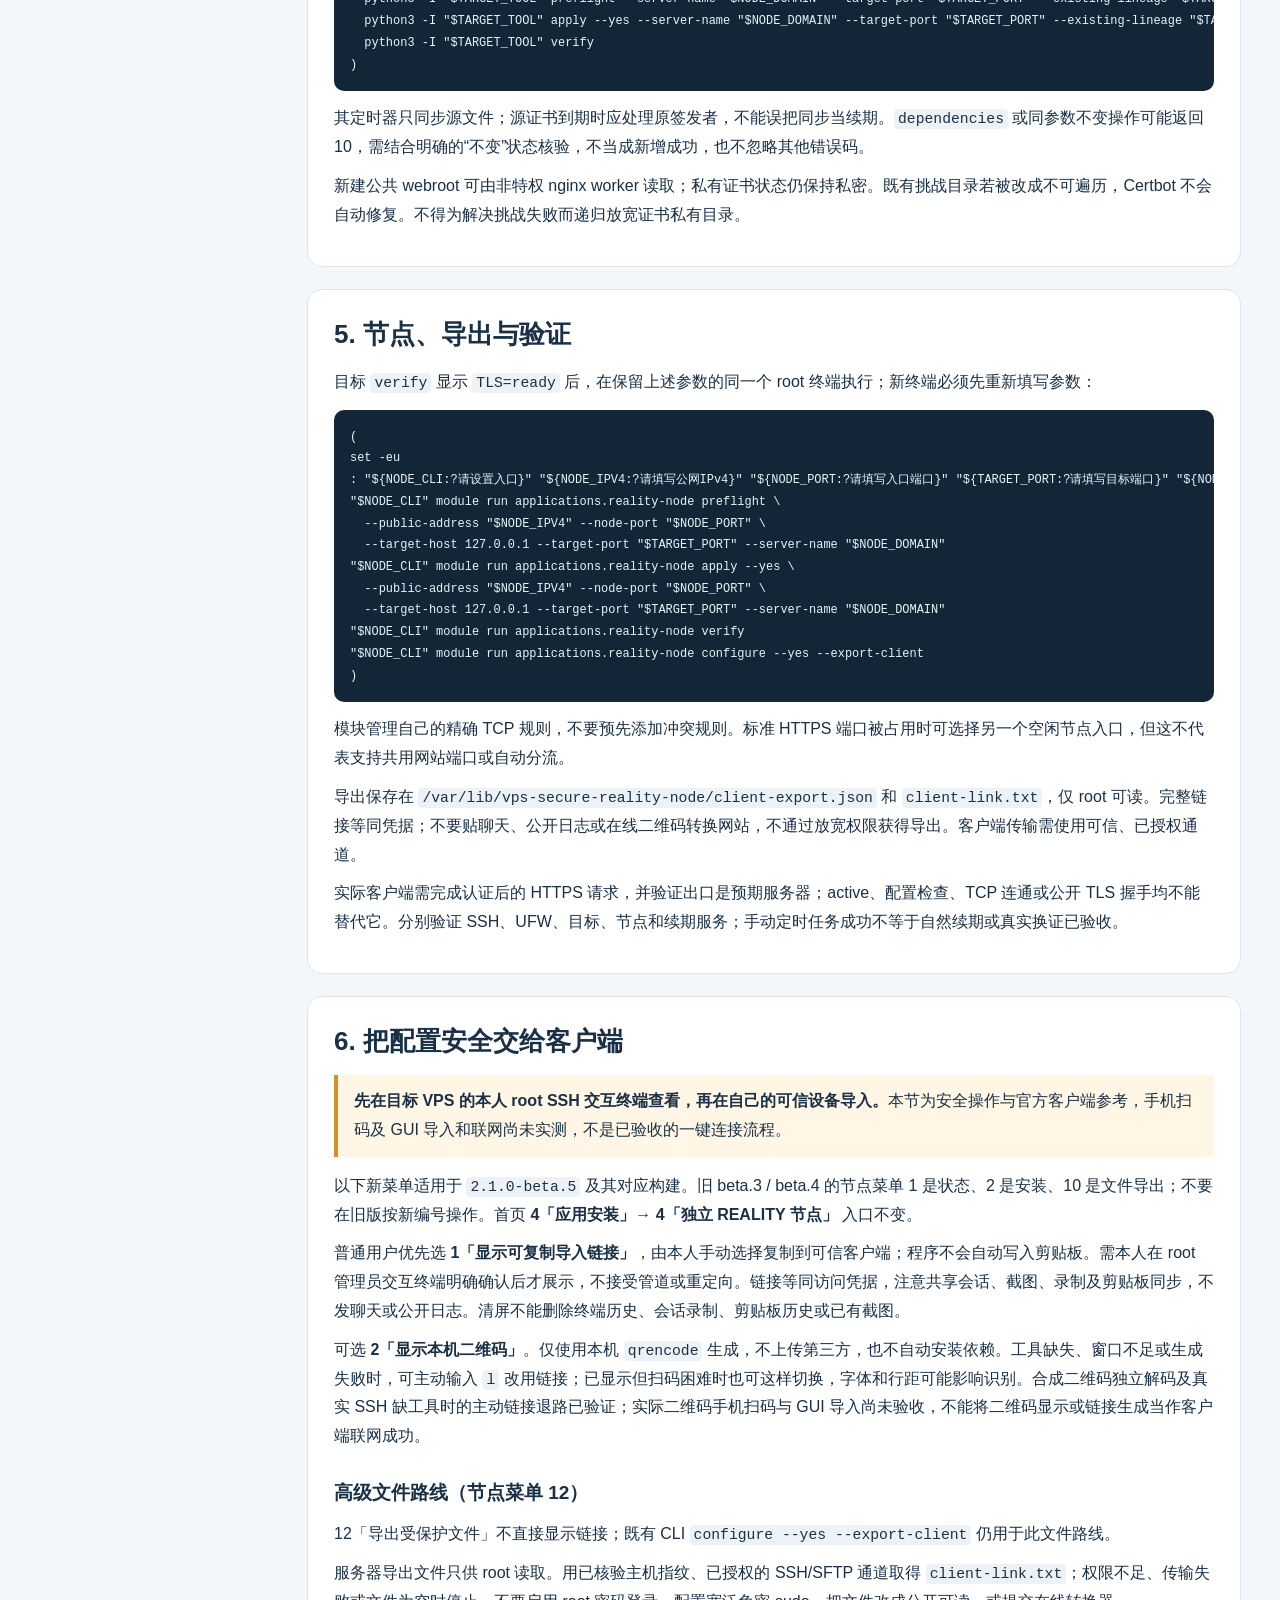
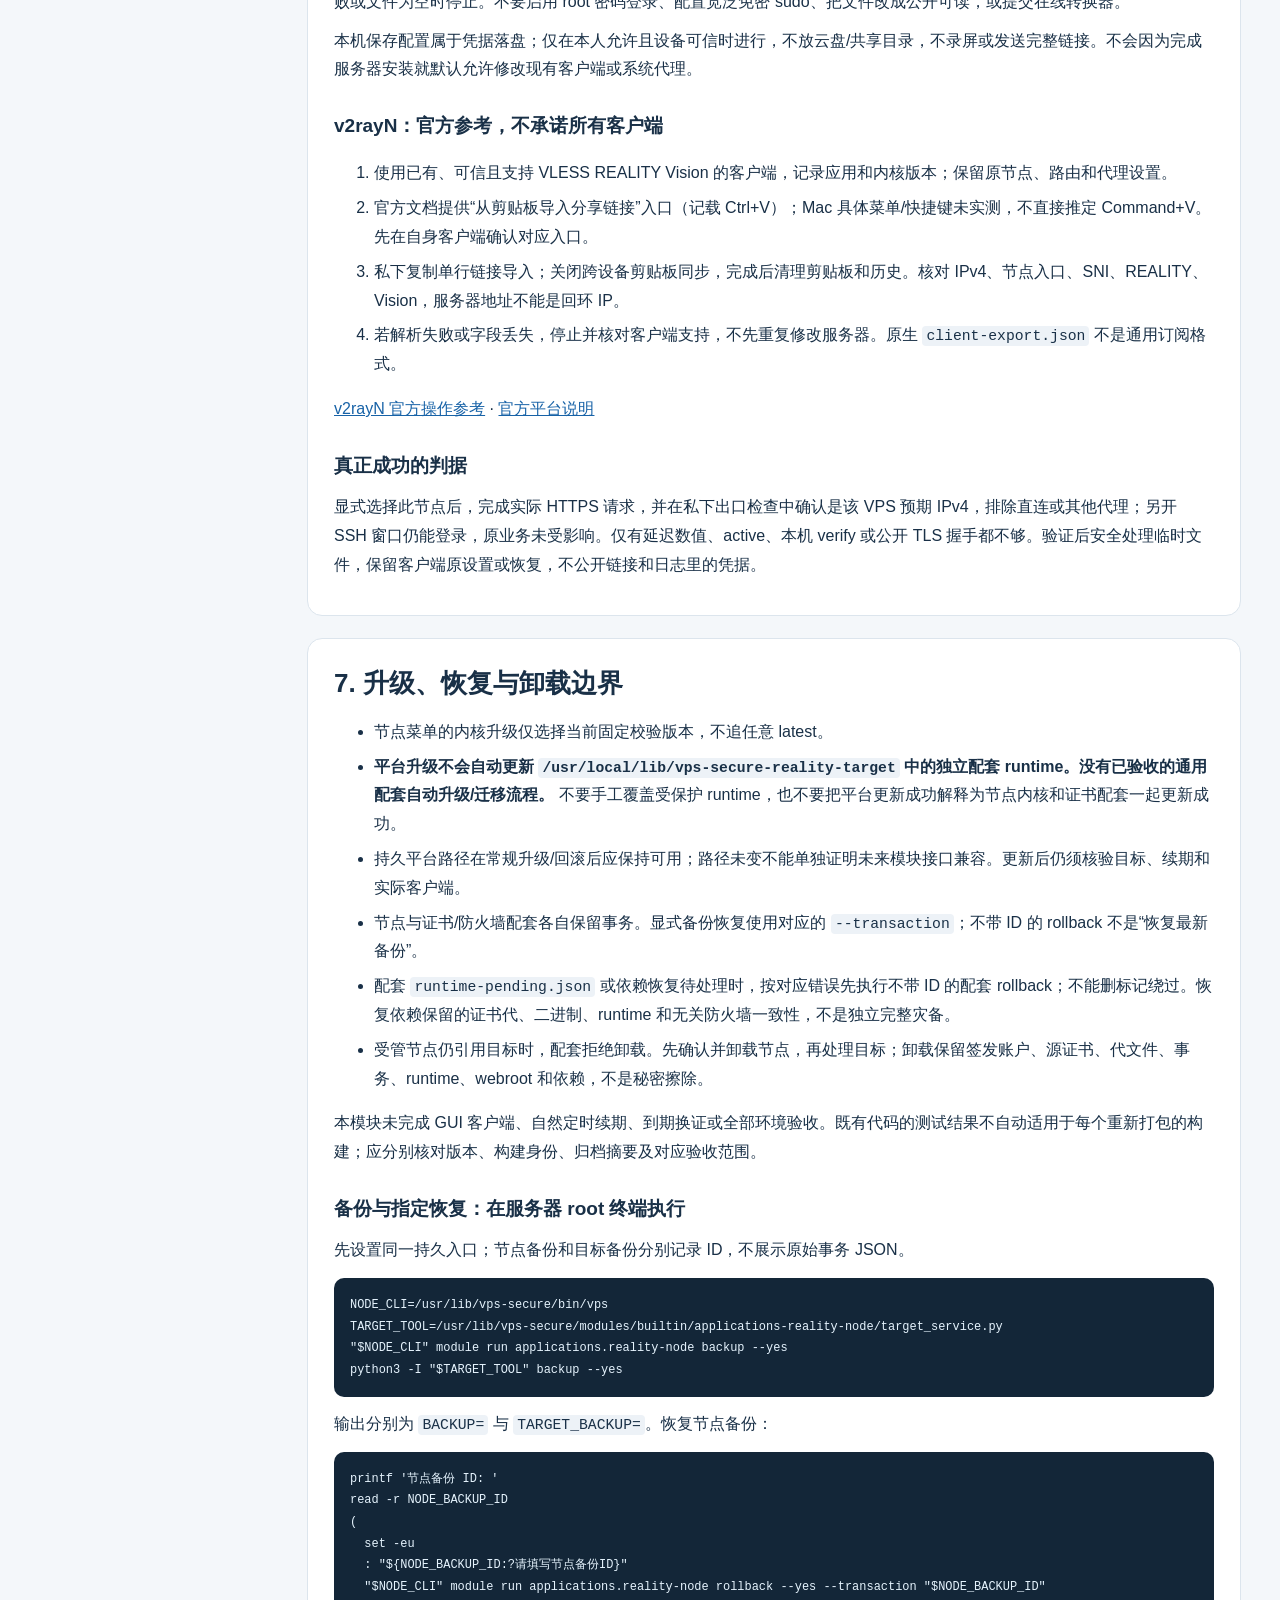
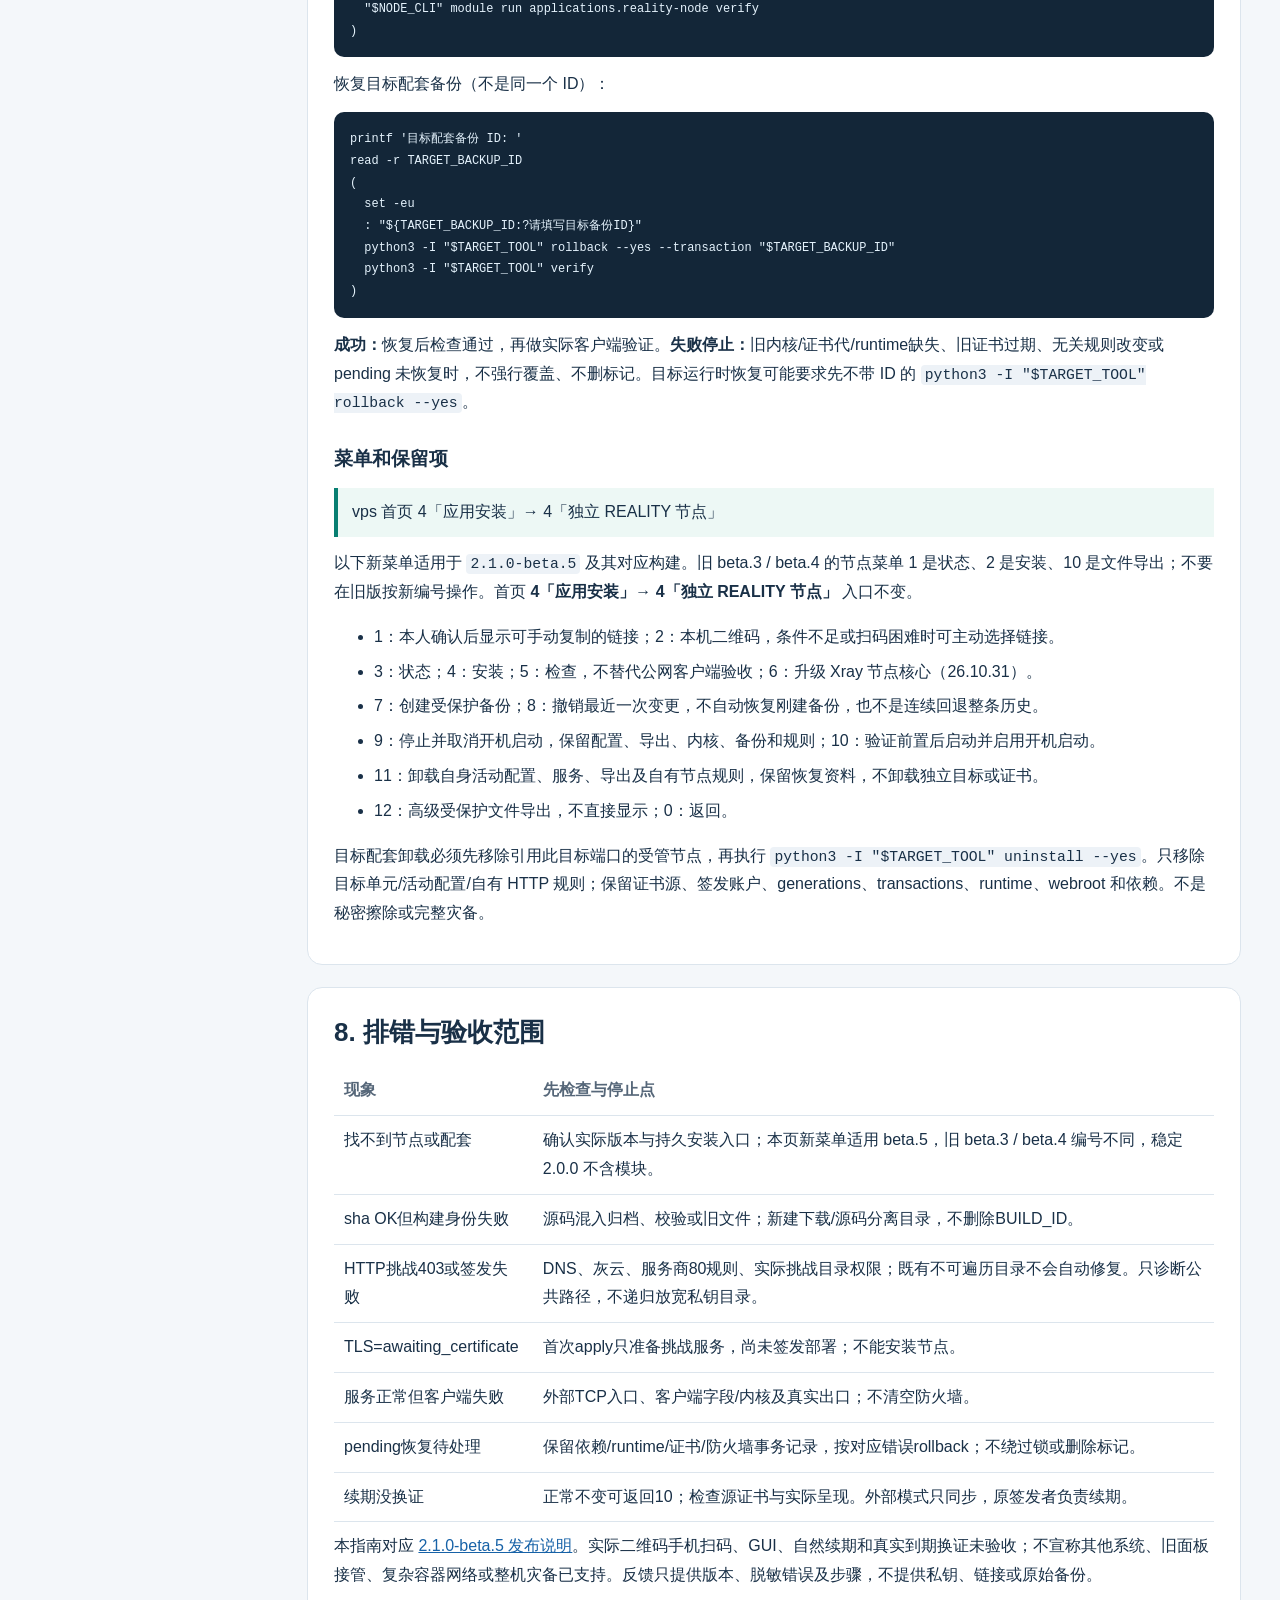
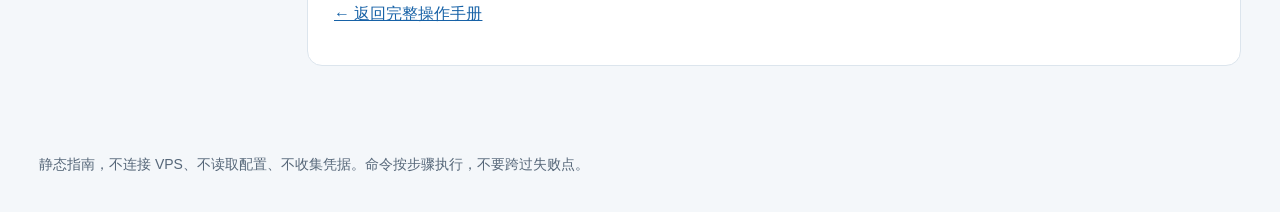
<file: manual/reality-node.html>
<!doctype html>
<html lang="zh-CN"><head><meta charset="utf-8"><meta name="viewport" content="width=device-width,initial-scale=1"><title>独立 REALITY 节点操作指南 · VPS 管理与安全平台</title><link rel="stylesheet" href="manual.css?v=20261002-links"></head><body>
<header><div class="meta" style="color:#b4e3d8">节点操作指南 · 安装说明 2026-11-01 复核；功能依据沿用 2026-10-05 验收范围</div><h1>准备证书，再安全管理独立节点</h1><p>先核对系统与登录，再按手册准备自有本机 HTTPS 目标，最后安装节点、保护客户端配置并验证真实联网。</p><span class="tag beta">2.1.0-beta.5.8 预发布版</span><span class="tag">仅 Debian 13 · x86_64 · 单 IPv4</span><p><a style="color:white" href="index.html">← 返回完整操作手册</a></p><div class="community-links" aria-label="项目与作者链接"><a href="https://github.com/playfulsoul/vps-secure-script">⭐ GitHub 主项目</a><a href="https://www.youtube.com/@playfulsoul-net">▶ YouTube 频道</a><a href="https://playfulsoul.net/">🌐 PlayfulSoul 博客</a></div></header>
<div class="layout"><aside><label for="search"><strong>查找节点操作</strong></label><input id="search" type="search" placeholder="证书、导出、恢复…" autocomplete="off"><p id="count" class="meta" aria-live="polite">搜索按章节筛选</p><nav aria-label="节点目录"><a href="#scope">1 适用与停止条件</a><a href="#install">2 安装与安全准备</a><a href="#dns">3 域名与HTTP01</a><a href="#certificate">4 证书与目标</a><a href="#node">5 安装节点与导出</a><a href="#client">6 客户端安全参考</a><a href="#recovery">7 备份、更新与卸载</a><a href="#repair">8 排错与边界</a></nav><p><button id="print" type="button">打印 / 保存 PDF</button></p></aside><main><p id="empty" class="empty">没有匹配章节，请换一个关键词。</p>
<section id="scope"><h2>1. 适用与停止条件</h2>
<div class="note"><strong>安全更新：</strong><a href="https://github.com/playfulsoul/vps-secure-script/blob/main/docs/security-cve-2026-98432.md">CVE-2026-98432 处理指引</a>：先更新平台到 beta.5.8，再在节点菜单 6 升级 Xray 26.10.31；这不会修复 Linux 内核，仍须按发行版公告单独处理。</div><div class="note"><strong>更新边界：</strong>平台升级不会自动更新独立证书配套 runtime；不要把平台更新成功当作节点内核、证书配套都已更新。更新后仍需逐项验证，具体见第 7 节。</div>
<p>仅适用于 Debian 13、x86_64、systemd、单公网 IPv4、简单 UFW；管理一个 VLESS + REALITY + Vision 节点。不接管现有 x-ui、Xray、网站、复杂路由或容器防火墙。其他系统不属于本模块支持范围。</p>
<p>节点连接到自有的 IPv4 回环 HTTPS 目标，不使用任意外站作为目标。目标需提供系统信任、域名匹配的证书以及 TLS 1.3/h2。私网路由拒绝是节点配置中的防护，不能据此宣称整台主机的所有进程已实现出口隔离。</p>
<p>保留可用 SSH 管理连接和供应商救援入口。先检查实际 SSH 端口、系统、DNS、监听和防火墙所有者；发现冲突或待恢复事务时停止，不清空规则表、不删除 pending 文件、不停止旧网站来绕过检查。</p>
</section>
<section id="install"><h2>2. 持久安装与依赖</h2>
<p><strong>位置：目标 VPS 的 SSH 终端，不是本机电脑终端。以下命令按 root 编写，不要求安装 sudo。</strong> 已有 sudo 权限的普通管理员可先用 <code>sudo -i</code> 进入 root shell；没有该权限或没有 sudo 时停止，使用已有授权的 root 登录，不为执行本文放宽登录策略。保持另一条可用管理连接。</p>
<p>节点模块对应 <code>2.1.0-beta.5.8</code>；README 的默认稳定版 <code>2.0.7</code> 安装块不含节点模块，不能替代。本页对应已发布的预发布版本；下载前核对 <code>v2.1.0-beta.5.8</code> 官方 Release 的归档和校验文件。稳定版为 2.0.7。 若下载返回 404、版本不符或校验失败，立即停止，不退回 beta.2 或绕过校验。</p>
<p>下载失败时先停止：curl 不存在就安装 curl 与 ca-certificates；连接超时先检查 VPS 到 GitHub 及其下载域名的 HTTPS 可达性，稍后重试，不能仅凭超时认定服务商封锁；404 核对版本和官方 Release 文件名；SHA-256 失败不要安装，重新下载同一版本的两个官方文件。不要关闭防火墙、改 DNS、使用未知镜像或跳过校验。</p><p>在目标 VPS 的 root 终端先准备 Debian 13 下载工具和 Python 3：</p>
<pre><code>(
  set -eu
  test &quot;$(id -u)&quot; -eq 0
  . /etc/os-release
  test &quot;$ID&quot; = debian
  test &quot;$VERSION_ID&quot; = 13
  test &quot;$(uname -m)&quot; = x86_64
  if ! command -v curl &gt;/dev/null 2&gt;&amp;1 || ! command -v python3 &gt;/dev/null 2&gt;&amp;1 || ! test -s /etc/ssl/certs/ca-certificates.crt; then
    apt-get update
    apt-get install -y --no-install-recommends ca-certificates curl python3
  fi
  python3 --version
)</code></pre>
<p>确认上述检查成功后，整体执行以下 Beta 安装块。每次都创建新的下载目录和空白 <code>source</code> 子目录；子 shell 中任意失败即停止，不改变原终端目录、变量或 umask：</p>
<pre><code>(
  set -eu
  test &quot;$(id -u)&quot; -eq 0
  umask 022
  node_install_work=$(mktemp -d &quot;${TMPDIR:-/tmp}/vps-node-install.XXXXXX&quot;)
  cd &quot;$node_install_work&quot;
  curl --fail --location --show-error --connect-timeout 10 --max-time 180 --retry 2 --retry-delay 2 --retry-max-time 600 --proto '=https' --proto-redir '=https' --tlsv1.2 --remote-name https://github.com/playfulsoul/vps-secure-script/releases/download/v2.1.0-beta.5.8/vps-secure-platform-2.1.0-beta.5.8.tar.gz
  curl --fail --location --show-error --connect-timeout 10 --max-time 180 --retry 2 --retry-delay 2 --retry-max-time 600 --proto '=https' --proto-redir '=https' --tlsv1.2 --remote-name https://github.com/playfulsoul/vps-secure-script/releases/download/v2.1.0-beta.5.8/vps-secure-platform-2.1.0-beta.5.8.tar.gz.sha256
  sha256sum -c vps-secure-platform-2.1.0-beta.5.8.tar.gz.sha256
  mkdir source
  tar --no-same-owner --no-same-permissions -xzf vps-secure-platform-2.1.0-beta.5.8.tar.gz -C source
  cd source
  test &quot;$(cat VERSION)&quot; = 2.1.0-beta.5.8
  test -f modules/builtin/applications-reality-node/target_service.py
  ./install.sh
  /usr/local/bin/vps --version
  test &quot;$(cat /usr/lib/vps-secure/VERSION)&quot; = 2.1.0-beta.5.8
  test &quot;$(cat /usr/lib/vps-secure/BUILD_ID)&quot; = &quot;$(cat BUILD_ID)&quot;
  /usr/local/bin/vps module info applications.reality-node
)</code></pre>
<p>校验文件应显示 <code>OK</code>，安装后的版本、构建身份和节点模块应一致。外部 SHA 只验证压缩包，安装器还会校验解压树；不要把归档、摘要或个人笔记放进 <code>source</code>，不要删除 <code>BUILD_ID</code> 或绕过身份检查。包和解压目录不混用，安全解压参数配合 <code>umask 022</code> 保持预期权限。失败后不执行下节，先处理明确报错。</p>
<p>以下示例采用正式持久目录 <code>/usr/lib/vps-secure</code>。配套首次运行会按源码位置记录平台 <code>bin/vps</code>，此后续期仍调用它检查防火墙。不要从临时解压目录运行配套，也不要搬走已记录的平台目录。</p>
<p>Python 3 必须先存在，才能调用配套的 <code>dependencies</code>，上面的准备块已包含检查与发行版安装。平台的 UFW 安全准备在配套之前完成，保留检测出的实际 SSH 端口，并用新的 SSH 连接验证；需要 active/default deny 的简单规则环境。</p>
<pre><code>(
  set -eu
  /usr/lib/vps-secure/bin/vps firewall plan
  /usr/lib/vps-secure/bin/vps firewall apply --yes
  /usr/lib/vps-secure/bin/vps firewall verify
)</code></pre>
<p>核对成功且新的 SSH 连接可用后，回到原 root 终端继续：</p>
<pre><code>python3 -I /usr/lib/vps-secure/modules/builtin/applications-reality-node/target_service.py dependencies --yes</code></pre>
<p>依赖安装拒绝覆盖已有 <code>policy-rc.d</code>，临时阻止软件包自动启动服务，只禁用本次新引入的默认 nginx/certbot 定时器。软件包会保留，事务回滚不等于卸载依赖或恢复整个操作系统。</p>
</section>
<section id="dns"><h2>3. 域名与公网 HTTP 验证准备</h2><p><strong>位置：你的电脑浏览器。</strong>在 Cloudflare 的自有域名 → DNS → Records 中，为专用子域名设置 A 记录，内容为 VPS 公网 IPv4，代理状态选 <strong>DNS only（灰云）</strong>。同名 AAAA 不适用于本指南的单 IPv4 路径；先确认用途，不删除其他业务记录，可改用独立名称。</p><p>DNS-only 返回源站地址，普通 Cloudflare HTTP 代理不是此节点的入口。核对同名记录没有混用代理或外部 CNAME。参考 <a href="https://developers.cloudflare.com/dns/proxy-status/">Cloudflare 官方说明</a>。</p><p><strong>位置：服务器。</strong>从服务商控制台核对公网 IP，用 DNS 查询核对域名 A/AAAA；有 dig 时可执行下方命令。域名在同一终端按下一节提示填入；未填写不要执行。若无 dig，可在本机可信 DNS 工具核对，不把命令不存在当作没有记录。</p><pre><code>dig +short A "$NODE_DOMAIN"
dig +short AAAA "$NODE_DOMAIN"</code></pre><p><strong>成功：</strong>A 为本服务器 IPv4，AAAA 无不适用记录。<strong>失败停止：</strong>解析错误或缓存未更新时不签发。首次 HTTP-01 需要空闲公网 TCP 80，以及服务商外部防火墙允许它；不要预先添加模块自有 UFW 规则。若 80 已有网站占用，停止评估，不停网站抢端口。回环目标端口不对公网开放。无需在教程中手工创建挑战目录或 chmod 证书目录。</p></section>
<section id="certificate"><h2>4. 证书与本机目标</h2>
<p>两种模式分别处理：</p>
<ul>
<li>首次自行签发：自有域名 A 正确指向本机，不使用不适用的 AAAA 或普通 HTTP CDN 代理；标准 HTTP 端口空闲且公网可达。配套管理挑战专用 HTTP 服务及精确防火墙规则，普通路径返回 404。</li>
<li>复用已有证书：明确原签发者负责续期，提供包含匹配证书链和私钥的受保护绝对目录。配套只校验、复制和同步，不接管签发者或原网站。</li>
</ul>
<p>以下参数在<strong>目标 VPS 的同一个交互式 root SSH 终端</strong>输入；新开终端后须重新填写。不填密码、私钥或完整节点链接。域名先核对 A/AAAA，端口先核对监听与已有规则；不能为空，不用未替换的占位符。</p>
<pre><code>TARGET_TOOL=/usr/lib/vps-secure/modules/builtin/applications-reality-node/target_service.py
NODE_CLI=/usr/lib/vps-secure/bin/vps
printf '自有证书完整域名: '
read -r NODE_DOMAIN
printf '本服务器公网 IPv4: '
read -r NODE_IPV4
printf '已确认空闲的节点入口端口: '
read -r NODE_PORT
printf '已确认空闲的回环 HTTPS 目标端口: '
read -r TARGET_PORT
python3 -I &quot;$TARGET_TOOL&quot; --help</code></pre>
<p>本机目标端口必须与节点入口和 HTTP 挑战端口不同，且不对公网放行。下面首次签发与已有证书路径二选一；不要先执行首次路径再改成已有证书路径。任一步返回失败时停止，保留错误和事务状态，不继续签发或安装节点。</p>
<p>首次签发路径：</p>
<pre><code>(
  set -eu
  : &quot;${TARGET_TOOL:?请在当前终端设置入口}&quot; &quot;${NODE_DOMAIN:?请填写域名}&quot; &quot;${TARGET_PORT:?请填写目标端口}&quot;
  python3 -I &quot;$TARGET_TOOL&quot; preflight --server-name &quot;$NODE_DOMAIN&quot; --target-port &quot;$TARGET_PORT&quot;
  python3 -I &quot;$TARGET_TOOL&quot; apply --yes --server-name &quot;$NODE_DOMAIN&quot; --target-port &quot;$TARGET_PORT&quot;
  python3 -I &quot;$TARGET_TOOL&quot; verify
)</code></pre>
<p>首次模式此时显示 <code>TLS=awaiting_certificate</code>，不是证书已准备好。阅读并接受 CA 条款后，才运行：</p>
<pre><code>(
  set -eu
  python3 -I &quot;${TARGET_TOOL:?请设置入口}&quot; issue --yes --accept-ca-terms
  python3 -I &quot;$TARGET_TOOL&quot; verify
)</code></pre>
<p>新签发先走隔离 staging，再生产签发；账户无邮箱，不能依赖邮件提醒。已有自身 lineage 时验证并部署，不重新签发。正常续期不强制签发，且必须保留 HTTP-01 挑战入口。签发失败可能保留已确认的挑战服务及自有规则供修复或卸载；删除本地文件不能撤销 CA 侧签发。不要反复签发碰运气。</p>
<p>已有证书路径（替代上面的首次签发路径）：先确认源目录和原签发者的续期责任，再在同一 root 终端输入：</p>
<pre><code>printf '已有证书 lineage 的受保护绝对目录: '
read -r TARGET_LINEAGE
(
  set -eu
  : &quot;${TARGET_TOOL:?请设置入口}&quot; &quot;${NODE_DOMAIN:?请填写域名}&quot; &quot;${TARGET_PORT:?请填写目标端口}&quot; &quot;${TARGET_LINEAGE:?请填写证书目录}&quot;
  python3 -I &quot;$TARGET_TOOL&quot; preflight --server-name &quot;$NODE_DOMAIN&quot; --target-port &quot;$TARGET_PORT&quot; --existing-lineage &quot;$TARGET_LINEAGE&quot; --external-renewal
  python3 -I &quot;$TARGET_TOOL&quot; apply --yes --server-name &quot;$NODE_DOMAIN&quot; --target-port &quot;$TARGET_PORT&quot; --existing-lineage &quot;$TARGET_LINEAGE&quot; --external-renewal
  python3 -I &quot;$TARGET_TOOL&quot; verify
)</code></pre>
<p>其定时器只同步源文件；源证书到期时应处理原签发者，不能误把同步当续期。<code>dependencies</code> 或同参数不变操作可能返回 10，需结合明确的“不变”状态核验，不当成新增成功，也不忽略其他错误码。</p>
<p>新建公共 webroot 可由非特权 nginx worker 读取；私有证书状态仍保持私密。既有挑战目录若被改成不可遍历，Certbot 不会自动修复。不得为解决挑战失败而递归放宽证书私有目录。</p>
</section>
<section id="node"><h2>5. 节点、导出与验证</h2>
<p>目标 <code>verify</code> 显示 <code>TLS=ready</code> 后，在保留上述参数的同一个 root 终端执行；新终端必须先重新填写参数：</p>
<pre><code>(
set -eu
: &quot;${NODE_CLI:?请设置入口}&quot; &quot;${NODE_IPV4:?请填写公网IPv4}&quot; &quot;${NODE_PORT:?请填写入口端口}&quot; &quot;${TARGET_PORT:?请填写目标端口}&quot; &quot;${NODE_DOMAIN:?请填写域名}&quot;
&quot;$NODE_CLI&quot; module run applications.reality-node preflight \
  --public-address &quot;$NODE_IPV4&quot; --node-port &quot;$NODE_PORT&quot; \
  --target-host 127.0.0.1 --target-port &quot;$TARGET_PORT&quot; --server-name &quot;$NODE_DOMAIN&quot;
&quot;$NODE_CLI&quot; module run applications.reality-node apply --yes \
  --public-address &quot;$NODE_IPV4&quot; --node-port &quot;$NODE_PORT&quot; \
  --target-host 127.0.0.1 --target-port &quot;$TARGET_PORT&quot; --server-name &quot;$NODE_DOMAIN&quot;
&quot;$NODE_CLI&quot; module run applications.reality-node verify
&quot;$NODE_CLI&quot; module run applications.reality-node configure --yes --export-client
)</code></pre>
<p>模块管理自己的精确 TCP 规则，不要预先添加冲突规则。标准 HTTPS 端口被占用时可选择另一个空闲节点入口，但这不代表支持共用网站端口或自动分流。</p>
<p>导出保存在 <code>/var/lib/vps-secure-reality-node/client-export.json</code> 和 <code>client-link.txt</code>，仅 root 可读。完整链接等同凭据；不要贴聊天、公开日志或在线二维码转换网站，不通过放宽权限获得导出。客户端传输需使用可信、已授权通道。</p>
<p>实际客户端需完成认证后的 HTTPS 请求，并验证出口是预期服务器；active、配置检查、TCP 连通或公开 TLS 握手均不能替代它。分别验证 SSH、UFW、目标、节点和续期服务；手动定时任务成功不等于自然续期或真实换证已验收。</p>
</section>
<section id="client"><h2>6. 把配置安全交给客户端</h2><div class="note"><strong>先在目标 VPS 的本人 root SSH 交互终端查看，再在自己的可信设备导入。</strong>本节为安全操作与官方客户端参考，手机扫码及 GUI 导入和联网尚未实测，不是已验收的一键连接流程。</div><p>以下新菜单适用于 <code>2.1.0-beta.5</code> 及其对应构建。旧 beta.3 / beta.4 的节点菜单 1 是状态、2 是安装、10 是文件导出；不要在旧版按新编号操作。首页 <strong>4「应用安装」→ 4「独立 REALITY 节点」</strong> 入口不变。</p><p>普通用户优先选 <strong>1「显示可复制导入链接」</strong>，由本人手动选择复制到可信客户端；程序不会自动写入剪贴板。需本人在 root 管理员交互终端明确确认后才展示，不接受管道或重定向。链接等同访问凭据，注意共享会话、截图、录制及剪贴板同步，不发聊天或公开日志。清屏不能删除终端历史、会话录制、剪贴板历史或已有截图。</p><p>可选 <strong>2「显示本机二维码」</strong>。仅使用本机 <code>qrencode</code> 生成，不上传第三方，也不自动安装依赖。工具缺失、窗口不足或生成失败时，可主动输入 <code>l</code> 改用链接；已显示但扫码困难时也可这样切换，字体和行距可能影响识别。合成二维码独立解码及真实 SSH 缺工具时的主动链接退路已验证；实际二维码手机扫码与 GUI 导入尚未验收，不能将二维码显示或链接生成当作客户端联网成功。</p><h3>高级文件路线（节点菜单 12）</h3><p>12「导出受保护文件」不直接显示链接；既有 CLI <code>configure --yes --export-client</code> 仍用于此文件路线。</p><p>服务器导出文件只供 root 读取。用已核验主机指纹、已授权的 SSH/SFTP 通道取得 <code>client-link.txt</code>；权限不足、传输失败或文件为空时停止。不要启用 root 密码登录、配置宽泛免密 sudo、把文件改成公开可读，或提交在线转换器。</p><p>本机保存配置属于凭据落盘；仅在本人允许且设备可信时进行，不放云盘/共享目录，不录屏或发送完整链接。不会因为完成服务器安装就默认允许修改现有客户端或系统代理。</p><h3>v2rayN：官方参考，不承诺所有客户端</h3><ol><li>使用已有、可信且支持 VLESS REALITY Vision 的客户端，记录应用和内核版本；保留原节点、路由和代理设置。</li><li>官方文档提供“从剪贴板导入分享链接”入口（记载 Ctrl+V）；Mac 具体菜单/快捷键未实测，不直接推定 Command+V。先在自身客户端确认对应入口。</li><li>私下复制单行链接导入；关闭跨设备剪贴板同步，完成后清理剪贴板和历史。核对 IPv4、节点入口、SNI、REALITY、Vision，服务器地址不能是回环 IP。</li><li>若解析失败或字段丢失，停止并核对客户端支持，不先重复修改服务器。原生 <code>client-export.json</code> 不是通用订阅格式。</li></ol><p><a href="https://github.com/2dust/v2rayN/wiki/Description-of-some-ui">v2rayN 官方操作参考</a> · <a href="https://github.com/2dust/v2rayN/wiki/Release-files-introduction">官方平台说明</a></p><h3>真正成功的判据</h3><p>显式选择此节点后，完成实际 HTTPS 请求，并在私下出口检查中确认是该 VPS 预期 IPv4，排除直连或其他代理；另开 SSH 窗口仍能登录，原业务未受影响。仅有延迟数值、active、本机 verify 或公开 TLS 握手都不够。验证后安全处理临时文件，保留客户端原设置或恢复，不公开链接和日志里的凭据。</p></section>
<section id="recovery"><h2>7. 升级、恢复与卸载边界</h2>
<ul>
<li>节点菜单的内核升级仅选择当前固定校验版本，不追任意 latest。</li>
<li><strong>平台升级不会自动更新 <code>/usr/local/lib/vps-secure-reality-target</code> 中的独立配套 runtime。没有已验收的通用配套自动升级/迁移流程。</strong> 不要手工覆盖受保护 runtime，也不要把平台更新成功解释为节点内核和证书配套一起更新成功。</li>
<li>持久平台路径在常规升级/回滚后应保持可用；路径未变不能单独证明未来模块接口兼容。更新后仍须核验目标、续期和实际客户端。</li>
<li>节点与证书/防火墙配套各自保留事务。显式备份恢复使用对应的 <code>--transaction</code>；不带 ID 的 rollback 不是“恢复最新备份”。</li>
<li>配套 <code>runtime-pending.json</code> 或依赖恢复待处理时，按对应错误先执行不带 ID 的配套 rollback；不能删标记绕过。恢复依赖保留的证书代、二进制、runtime 和无关防火墙一致性，不是独立完整灾备。</li>
<li>受管节点仍引用目标时，配套拒绝卸载。先确认并卸载节点，再处理目标；卸载保留签发账户、源证书、代文件、事务、runtime、webroot 和依赖，不是秘密擦除。</li>
</ul>
<p>本模块未完成 GUI 客户端、自然定时续期、到期换证或全部环境验收。既有代码的测试结果不自动适用于每个重新打包的构建；应分别核对版本、构建身份、归档摘要及对应验收范围。</p>
<h3>备份与指定恢复：在服务器 root 终端执行</h3><p>先设置同一持久入口；节点备份和目标备份分别记录 ID，不展示原始事务 JSON。</p><pre><code>NODE_CLI=/usr/lib/vps-secure/bin/vps
TARGET_TOOL=/usr/lib/vps-secure/modules/builtin/applications-reality-node/target_service.py
"$NODE_CLI" module run applications.reality-node backup --yes
python3 -I "$TARGET_TOOL" backup --yes</code></pre><p>输出分别为 <code>BACKUP=</code> 与 <code>TARGET_BACKUP=</code>。恢复节点备份：</p><pre><code>printf '节点备份 ID: '
read -r NODE_BACKUP_ID
(
  set -eu
  : "${NODE_BACKUP_ID:?请填写节点备份ID}"
  "$NODE_CLI" module run applications.reality-node rollback --yes --transaction "$NODE_BACKUP_ID"
  "$NODE_CLI" module run applications.reality-node verify
)</code></pre><p>恢复目标配套备份（不是同一个 ID）：</p><pre><code>printf '目标配套备份 ID: '
read -r TARGET_BACKUP_ID
(
  set -eu
  : "${TARGET_BACKUP_ID:?请填写目标备份ID}"
  python3 -I "$TARGET_TOOL" rollback --yes --transaction "$TARGET_BACKUP_ID"
  python3 -I "$TARGET_TOOL" verify
)</code></pre><p><strong>成功：</strong>恢复后检查通过，再做实际客户端验证。<strong>失败停止：</strong>旧内核/证书代/runtime缺失、旧证书过期、无关规则改变或 pending 未恢复时，不强行覆盖、不删标记。目标运行时恢复可能要求先不带 ID 的 <code>python3 -I "$TARGET_TOOL" rollback --yes</code>。</p><h3>菜单和保留项</h3><div class="route">vps 首页 4「应用安装」→ 4「独立 REALITY 节点」</div><p>以下新菜单适用于 <code>2.1.0-beta.5</code> 及其对应构建。旧 beta.3 / beta.4 的节点菜单 1 是状态、2 是安装、10 是文件导出；不要在旧版按新编号操作。首页 <strong>4「应用安装」→ 4「独立 REALITY 节点」</strong> 入口不变。</p><ul><li>1：本人确认后显示可手动复制的链接；2：本机二维码，条件不足或扫码困难时可主动选择链接。</li><li>3：状态；4：安装；5：检查，不替代公网客户端验收；6：升级 Xray 节点核心（26.10.31）。</li><li>7：创建受保护备份；8：撤销最近一次变更，不自动恢复刚建备份，也不是连续回退整条历史。</li><li>9：停止并取消开机启动，保留配置、导出、内核、备份和规则；10：验证前置后启动并启用开机启动。</li><li>11：卸载自身活动配置、服务、导出及自有节点规则，保留恢复资料，不卸载独立目标或证书。</li><li>12：高级受保护文件导出，不直接显示；0：返回。</li></ul><p>目标配套卸载必须先移除引用此目标端口的受管节点，再执行 <code>python3 -I "$TARGET_TOOL" uninstall --yes</code>。只移除目标单元/活动配置/自有 HTTP 规则；保留证书源、签发账户、generations、transactions、runtime、webroot 和依赖。不是秘密擦除或完整灾备。</p></section>
<section id="repair"><h2>8. 排错与验收范围</h2><div class="table-scroll"><table><thead><tr><th>现象</th><th>先检查与停止点</th></tr></thead><tbody><tr><td>找不到节点或配套</td><td>确认实际版本与持久安装入口；本页新菜单适用 beta.5，旧 beta.3 / beta.4 编号不同，稳定 2.0.0 不含模块。</td></tr><tr><td>sha OK但构建身份失败</td><td>源码混入归档、校验或旧文件；新建下载/源码分离目录，不删除BUILD_ID。</td></tr><tr><td>HTTP挑战403或签发失败</td><td>DNS、灰云、服务商80规则、实际挑战目录权限；既有不可遍历目录不会自动修复。只诊断公共路径，不递归放宽私钥目录。</td></tr><tr><td>TLS=awaiting_certificate</td><td>首次apply只准备挑战服务，尚未签发部署；不能安装节点。</td></tr><tr><td>服务正常但客户端失败</td><td>外部TCP入口、客户端字段/内核及真实出口；不清空防火墙。</td></tr><tr><td>pending恢复待处理</td><td>保留依赖/runtime/证书/防火墙事务记录，按对应错误rollback；不绕过锁或删除标记。</td></tr><tr><td>续期没换证</td><td>正常不变可返回10；检查源证书与实际呈现。外部模式只同步，原签发者负责续期。</td></tr></tbody></table></div><p>本指南对应 <a href="https://github.com/playfulsoul/vps-secure-script/releases/tag/v2.1.0-beta.5">2.1.0-beta.5 发布说明</a>。实际二维码手机扫码、GUI、自然续期和真实到期换证未验收；不宣称其他系统、旧面板接管、复杂容器网络或整机灾备已支持。反馈只提供版本、脱敏错误及步骤，不提供私钥、链接或原始备份。</p><p><a href="index.html">← 返回完整操作手册</a></p></section>
</main></div><footer>静态指南，不连接 VPS、不读取配置、不收集凭据。命令按步骤执行，不要跨过失败点。</footer><script src="manual.js"></script></body></html>
</file>
<file: manual/manual.css>
.community-links{display:flex;flex-wrap:wrap;gap:14px;margin:20px 0 12px}.community-links a{display:inline-flex;align-items:center;justify-content:center;min-height:44px;padding:9px 17px;border:1px solid #71949e;border-radius:9px;color:#fff;text-decoration:none;background:#245967;font-weight:600;box-shadow:0 2px 4px #00000020}.community-links a:hover{background:#326d7c;border-color:#b4e3d8}header .community-note{font-size:14px;line-height:1.8;max-width:850px}@media(max-width:480px){header .community-links{flex-direction:column;align-items:flex-start}header .community-links a{width:100%;max-width:300px}}@media print{.community-links a{color:#193047;background:none;border-color:#a6b7c7;box-shadow:none}}
:root{--bg:#f4f7fa;--paper:#fff;--ink:#193047;--muted:#566779;--line:#dce5ed;--brand:#087f72;--blue:#1762a7}*{box-sizing:border-box}body{margin:0;background:var(--bg);color:var(--ink);font:16px/1.8 -apple-system,BlinkMacSystemFont,"Segoe UI","PingFang SC","Microsoft YaHei",sans-serif}a{color:var(--blue)}header{background:#123b48;color:white;padding:45px max(24px,calc((100vw - 1200px)/2))}header p{max-width:850px;color:#d3e8eb}h1{font-size:clamp(28px,4vw,44px);line-height:1.3;margin:8px 0}h2{font-size:26px;line-height:1.4;margin:0 0 16px}h3{font-size:19px;margin:25px 0 8px}p{margin:10px 0}main{min-width:0}.layout{max-width:1250px;margin:auto;padding:28px 24px 64px;display:grid;grid-template-columns:240px minmax(0,1fr);gap:28px}aside{position:sticky;top:16px;align-self:start;padding:18px;background:white;border:1px solid var(--line);border-radius:14px;max-height:94vh;overflow:auto}nav a{display:block;padding:5px 0;text-decoration:none}input{width:100%;padding:10px;border:1px solid #a6b7c7;border-radius:7px;font:inherit}button{font:inherit;border:1px solid #a6b7c7;border-radius:7px;padding:6px 12px;cursor:pointer;background:white;color:var(--ink)}section{background:var(--paper);border:1px solid var(--line);border-radius:15px;padding:26px;margin-bottom:22px;scroll-margin-top:20px}article{border-top:1px solid var(--line);padding-top:4px;margin-top:20px}.tag{display:inline-block;font-size:13px;border-radius:6px;padding:2px 9px;background:#e4f4ed;color:#146b50;margin:0 5px 8px 0}.beta{background:#fff0d5;color:#855108}.private{background:#eee8fa;color:#67509b}.meta{font-size:14px;color:var(--muted)}.route{border-left:4px solid var(--brand);background:#edf8f5;padding:10px 14px;margin:12px 0}.note{background:#fff6e5;border-left:4px solid #d29125;padding:12px 16px;margin:15px 0}.grid{display:grid;grid-template-columns:repeat(2,minmax(0,1fr));gap:12px}.tile{padding:16px;background:#f1f6fa;border-radius:10px}.tile strong{display:block}code{font-family:ui-monospace,Menlo,Consolas,monospace;font-size:.92em;background:#edf2f7;padding:2px 4px;border-radius:4px}pre{background:#132638;color:#e5f3fd;padding:16px;overflow:auto;border-radius:10px;font-size:13px;line-height:1.65}pre code{background:transparent;padding:0}li{margin:6px 0}table{width:100%;border-collapse:collapse}th,td{border-bottom:1px solid var(--line);text-align:left;vertical-align:top;padding:10px}th{color:var(--muted)}.table-scroll{overflow:auto}details{margin:14px 0}summary{cursor:pointer;color:var(--blue);font-weight:600}footer{color:var(--muted);font-size:14px;padding:0 24px 35px;max-width:1250px;margin:auto}.empty{display:none;padding:20px}.hidden{display:none!important}:focus-visible{outline:3px solid #e39823;outline-offset:3px}@media(max-width:850px){.layout{display:block;padding:16px}aside{position:static;max-height:none;margin-bottom:20px}nav{display:grid;grid-template-columns:1fr 1fr;gap:3px 12px}section{padding:20px}.grid{grid-template-columns:1fr}}@media print{body{background:white;font-size:11pt}header{background:white;color:black;padding:10px 0}header p{color:black}.layout{display:block;padding:0}aside,.screen-only{display:none}section{border:0;border-radius:0;padding:12px 0;break-before:auto}article,pre,.note{break-inside:avoid}a{color:inherit}pre{white-space:pre-wrap;overflow-wrap:anywhere;background:#eee;color:black}.hidden{display:block!important}footer{padding:0}h2,h3{break-after:avoid}}
</file>
